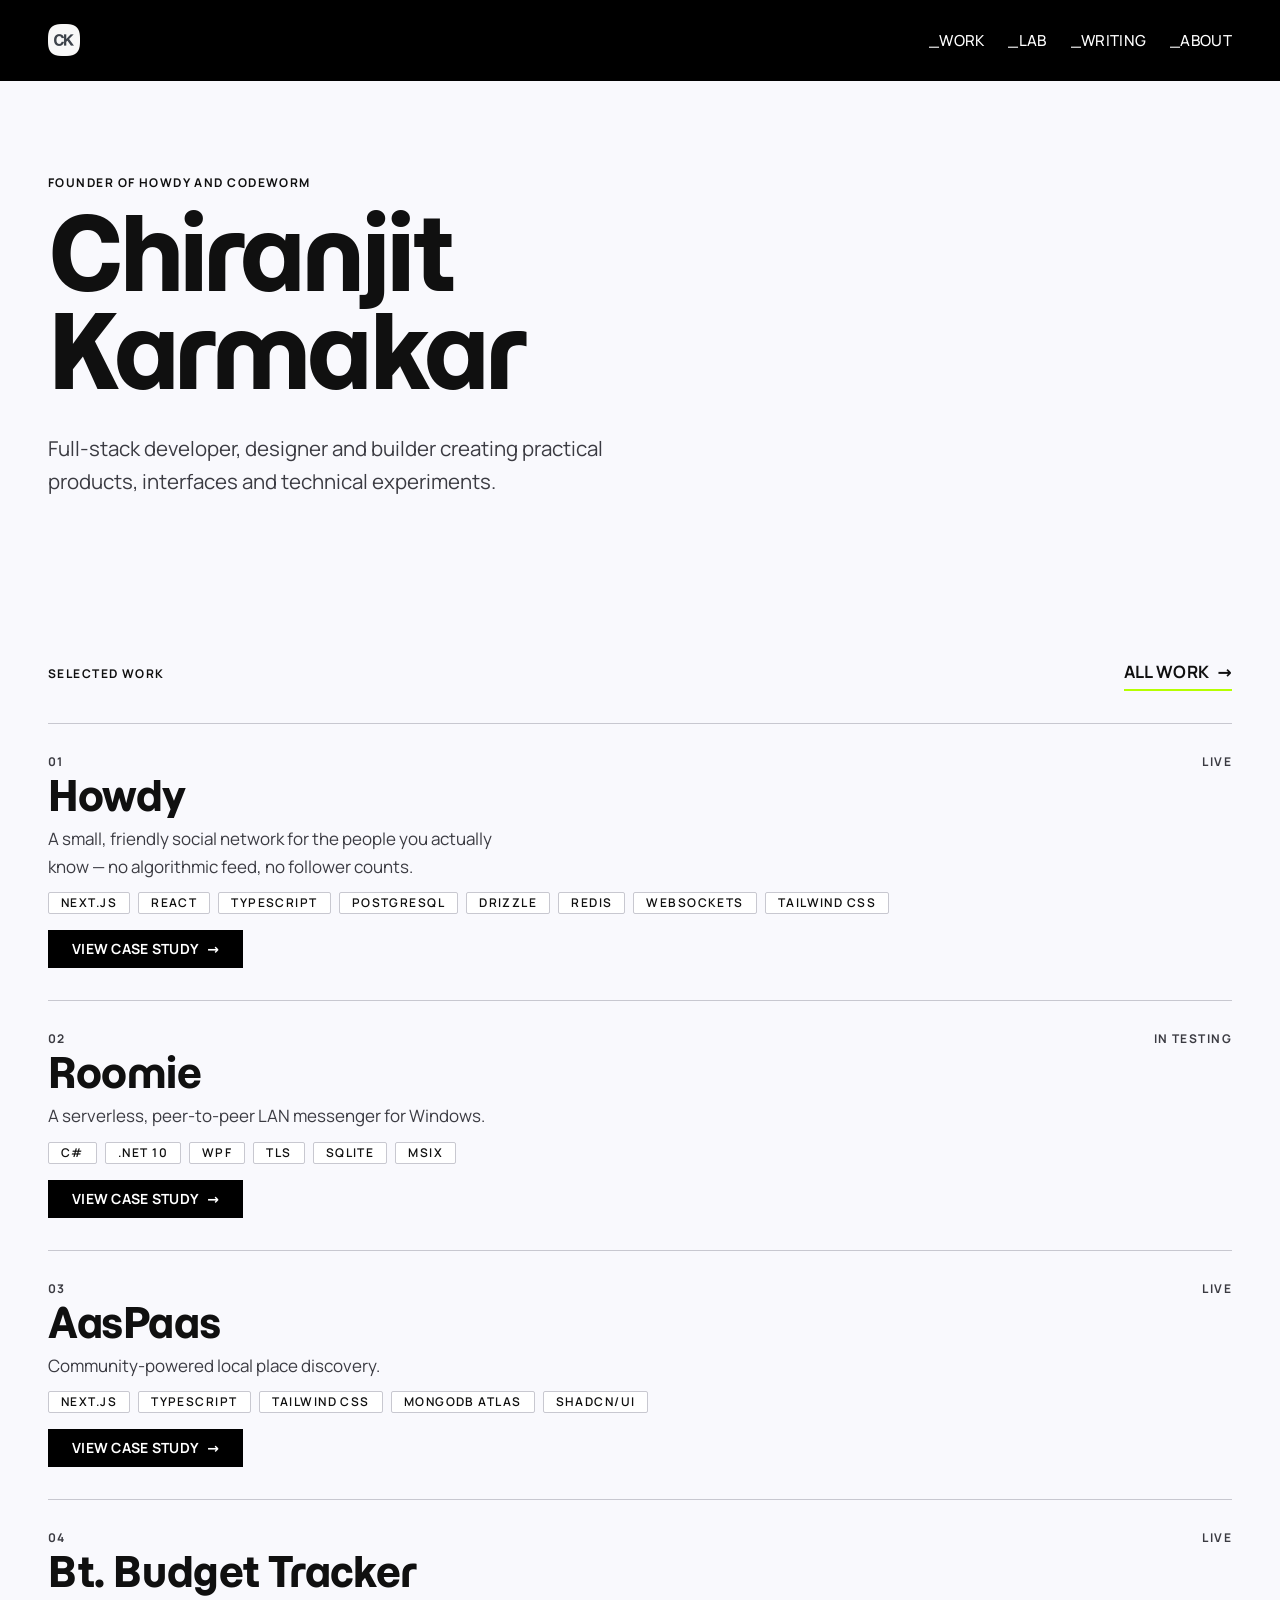
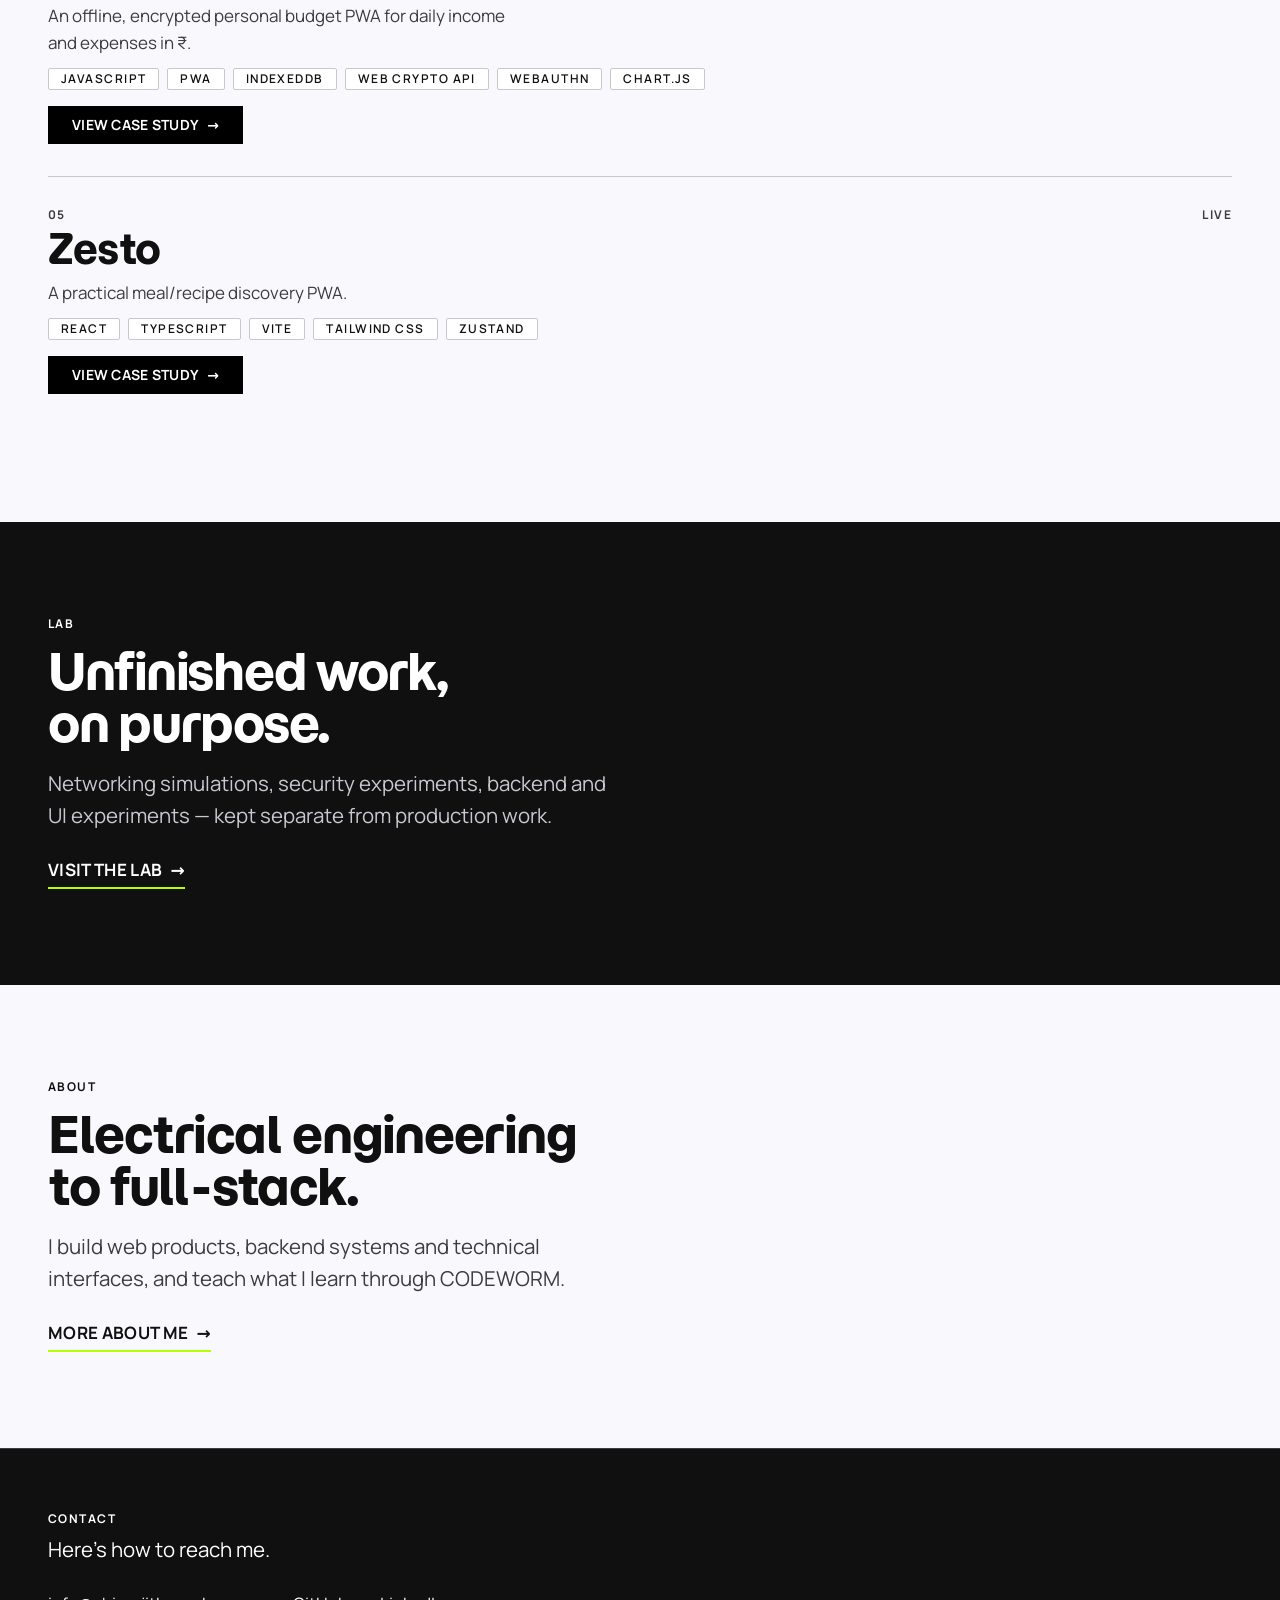
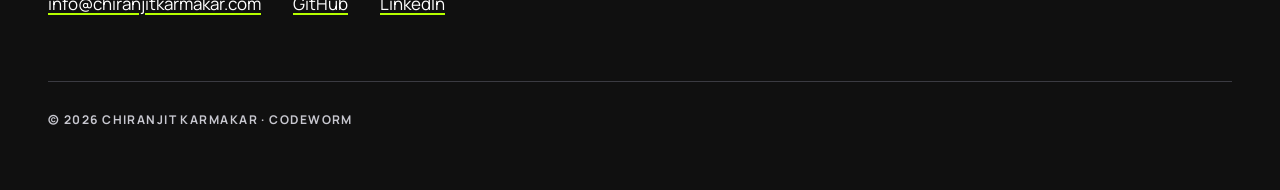
<file: index.html>
<!DOCTYPE html><html lang="en"><head><meta charset="utf-8"><meta name="viewport" content="width=device-width, initial-scale=1, viewport-fit=cover"><meta name="theme-color" content="#f9f9fd"><script>
      (function () {
        document.documentElement.classList.add('js');
      })();
    </script><link rel="icon" type="image/png" href="/logo-48.png"><link rel="apple-touch-icon" href="/logo-180.png"><meta name="generator" content="Astro v7.3.3"><title>Chiranjit Karmakar — CODEWORM</title><meta name="description" content="Full-stack developer, designer and builder. Practical products, interfaces and technical experiments."><link rel="canonical" href="https://www.chiranjitkarmakar.com/"><!-- Open Graph --><meta property="og:type" content="website"><meta property="og:title" content="Chiranjit Karmakar — CODEWORM"><meta property="og:description" content="Full-stack developer, designer and builder. Practical products, interfaces and technical experiments."><meta property="og:url" content="https://www.chiranjitkarmakar.com/"><meta property="og:image" content="https://www.chiranjitkarmakar.com/logo.png"><meta property="og:site_name" content="Chiranjit Karmakar — CODEWORM"><!-- Twitter --><meta name="twitter:card" content="summary"><meta name="twitter:title" content="Chiranjit Karmakar — CODEWORM"><meta name="twitter:description" content="Full-stack developer, designer and builder. Practical products, interfaces and technical experiments."><meta name="twitter:image" content="https://www.chiranjitkarmakar.com/logo.png"><meta name="astro-view-transitions-enabled" content="true"><meta name="astro-view-transitions-fallback" content="animate"><script type="module" src="/_astro/ClientRouter.astro_astro_type_script_index_0_lang.CYDbzu1r.js"></script><link rel="stylesheet" href="/_astro/BaseLayout.rJfuTeXN.css"><link rel="stylesheet" href="/_astro/LinkArrow.CSwGTnBb.css"><style>.hero[data-astro-cid-lcdefpme]{padding-block:var(--space-96) var(--space-64)}.hero__name[data-astro-cid-lcdefpme]{margin-top:var(--space-16)}.hero__logo[data-astro-cid-lcdefpme]{display:none}@media (width<=767px){.hero[data-astro-cid-lcdefpme]{padding-top:var(--space-48)}.hero__logo[data-astro-cid-lcdefpme]{margin-bottom:var(--space-16);border-radius:var(--radius-sm);display:block}}.hero__statement[data-astro-cid-lcdefpme]{margin-top:var(--space-32);max-width:560px;color:var(--muted)}.section-head[data-astro-cid-lcdefpme]{justify-content:space-between;align-items:baseline;gap:var(--space-24);flex-wrap:wrap;display:flex}.work-list[data-astro-cid-lcdefpme]{margin-top:var(--space-32);flex-direction:column;display:flex}.work-item[data-astro-cid-lcdefpme]{padding-block:var(--space-32);border-top:var(--border-width) solid var(--border);gap:var(--space-8);flex-direction:column;display:flex}.work-item__head[data-astro-cid-lcdefpme]{justify-content:space-between;display:flex}.work-item__title[data-astro-cid-lcdefpme]{font-size:clamp(1.75rem,1.4rem + 1.6vw,2.5rem);line-height:var(--lh-heading)}.work-item__description[data-astro-cid-lcdefpme]{max-width:480px;color:var(--muted)}.work-item__pending[data-astro-cid-lcdefpme]{margin-top:var(--space-8)}.work-item__tags[data-astro-cid-lcdefpme]{margin-top:var(--space-4)}.work-item[data-astro-cid-lcdefpme] .link-arrow{margin-top:var(--space-8);align-self:flex-start}.lab__heading[data-astro-cid-lcdefpme],.about__heading[data-astro-cid-lcdefpme]{margin-top:var(--space-16);max-width:560px}.lab__note[data-astro-cid-lcdefpme],.about__note[data-astro-cid-lcdefpme]{margin-top:var(--space-16);max-width:560px;color:var(--muted)}.lab__link,.about__link{margin-top:var(--space-24)}
</style><style>[data-astro-transition-scope="astro-typyj2n2-1"] { view-transition-name: site-header; }@layer astro { ::view-transition-old(site-header) { 
	animation-duration: 180ms;
	animation-timing-function: cubic-bezier(0.76, 0, 0.24, 1);
	animation-fill-mode: both;
	animation-name: astroFadeOut; }::view-transition-new(site-header) { 
	animation-duration: 180ms;
	animation-timing-function: cubic-bezier(0.76, 0, 0.24, 1);
	animation-fill-mode: both;
	animation-name: astroFadeIn; }[data-astro-transition=back]::view-transition-old(site-header) { 
	animation-duration: 180ms;
	animation-timing-function: cubic-bezier(0.76, 0, 0.24, 1);
	animation-fill-mode: both;
	animation-name: astroFadeOut; }[data-astro-transition=back]::view-transition-new(site-header) { 
	animation-duration: 180ms;
	animation-timing-function: cubic-bezier(0.76, 0, 0.24, 1);
	animation-fill-mode: both;
	animation-name: astroFadeIn; } }[data-astro-transition-fallback="old"] [data-astro-transition-scope="astro-typyj2n2-1"],
			[data-astro-transition-fallback="old"][data-astro-transition-scope="astro-typyj2n2-1"] { 
	animation-duration: 180ms;
	animation-timing-function: cubic-bezier(0.76, 0, 0.24, 1);
	animation-fill-mode: both;
	animation-name: astroFadeOut; }[data-astro-transition-fallback="new"] [data-astro-transition-scope="astro-typyj2n2-1"],
			[data-astro-transition-fallback="new"][data-astro-transition-scope="astro-typyj2n2-1"] { 
	animation-duration: 180ms;
	animation-timing-function: cubic-bezier(0.76, 0, 0.24, 1);
	animation-fill-mode: both;
	animation-name: astroFadeIn; }[data-astro-transition=back][data-astro-transition-fallback="old"] [data-astro-transition-scope="astro-typyj2n2-1"],
			[data-astro-transition=back][data-astro-transition-fallback="old"][data-astro-transition-scope="astro-typyj2n2-1"] { 
	animation-duration: 180ms;
	animation-timing-function: cubic-bezier(0.76, 0, 0.24, 1);
	animation-fill-mode: both;
	animation-name: astroFadeOut; }[data-astro-transition=back][data-astro-transition-fallback="new"] [data-astro-transition-scope="astro-typyj2n2-1"],
			[data-astro-transition=back][data-astro-transition-fallback="new"][data-astro-transition-scope="astro-typyj2n2-1"] { 
	animation-duration: 180ms;
	animation-timing-function: cubic-bezier(0.76, 0, 0.24, 1);
	animation-fill-mode: both;
	animation-name: astroFadeIn; }</style></head><body><a class="skip-link" href="#main">Skip to content</a><script type="application/ld+json">{"@context":"https://schema.org","@type":"Person","name":"Chiranjit Karmakar","url":"https://www.chiranjitkarmakar.com/","jobTitle":"Full-stack Developer","email":"info@chiranjitkarmakar.com","sameAs":["https://github.com/chiranjit2020","https://www.linkedin.com/in/chiranjit-karmakar-6b8639203"],"founder":{"@type":"Organization","name":"CODEWORM"}}</script><header data-astro-transition-persist="site-header" data-astro-transition-scope="astro-typyj2n2-1" class="site-header" data-astro-cid-fzpbxy5g><div class="container site-header__inner" data-astro-cid-fzpbxy5g><a class="site-header__brand" href="/" aria-label="Chiranjit Karmakar — home" data-astro-cid-fzpbxy5g><img class="site-header__logo" src="/logo-64.png" alt="" width="32" height="32" data-astro-cid-fzpbxy5g></a><nav aria-label="Primary" data-astro-cid-fzpbxy5g><ul class="site-header__nav" data-astro-cid-fzpbxy5g><li data-astro-cid-fzpbxy5g><a class="text-nav site-header__link" href="/work" data-astro-cid-fzpbxy5g>Work</a></li><li data-astro-cid-fzpbxy5g><a class="text-nav site-header__link" href="/lab" data-astro-cid-fzpbxy5g>Lab</a></li><li data-astro-cid-fzpbxy5g><a class="text-nav site-header__link" href="/writing" data-astro-cid-fzpbxy5g>Writing</a></li><li data-astro-cid-fzpbxy5g><a class="text-nav site-header__link" href="/about" data-astro-cid-fzpbxy5g>About</a></li></ul></nav></div></header><!-- Outside <header>: the header's view-transition name makes it its own
     stacking context, which would trap this fixed bar beneath page content. --><nav class="tabbar" aria-label="Primary (mobile)" data-astro-cid-fzpbxy5g><div class="tabbar__glass" aria-hidden="true" data-astro-cid-fzpbxy5g></div><div class="tabbar__edge" aria-hidden="true" data-astro-cid-fzpbxy5g><span class="tabbar__edge-side tabbar__edge-side--left" data-astro-cid-fzpbxy5g></span><svg class="tabbar__edge-notch" viewBox="0 0 120 68" data-astro-cid-fzpbxy5g><path class="tabbar__edge-line" d="M0 0.5H10C22 0.5 26 6 30 14A36 36 0 0 0 90 14C94 6 98 0.5 110 0.5H120" data-astro-cid-fzpbxy5g></path><path class="tabbar__edge-shine" d="M0 1.5H10C21.5 1.5 25.2 7 29.2 14.6A36 36 0 0 0 90.8 14.6C94.8 7 98.5 1.5 110 1.5H120" data-astro-cid-fzpbxy5g></path></svg><span class="tabbar__edge-side tabbar__edge-side--right" data-astro-cid-fzpbxy5g></span></div><ul class="tabbar__list" data-astro-cid-fzpbxy5g><li data-astro-cid-fzpbxy5g><a class="tabbar__link" href="/" aria-current="page" data-astro-cid-fzpbxy5g><svg class="tabbar__icon" viewBox="0 0 24 24" aria-hidden="true" data-astro-cid-fzpbxy5g><path d="M3 10.5 12 3l9 7.5"/><path d="M5 9v11a1 1 0 0 0 1 1h4v-6h4v6h4a1 1 0 0 0 1-1V9"/></svg><span data-astro-cid-fzpbxy5g>Home</span></a></li><li data-astro-cid-fzpbxy5g><a class="tabbar__link" href="/lab" data-astro-cid-fzpbxy5g><svg class="tabbar__icon" viewBox="0 0 24 24" aria-hidden="true" data-astro-cid-fzpbxy5g><path d="M9 3h6"/><path d="M10 3v6.5L4.6 18.2A1.8 1.8 0 0 0 6.1 21h11.8a1.8 1.8 0 0 0 1.5-2.8L14 9.5V3"/><path d="M7.2 15h9.6"/></svg><span data-astro-cid-fzpbxy5g>Lab</span></a></li><li class="tabbar__center" data-astro-cid-fzpbxy5g><a class="tabbar__link tabbar__primary" href="/work" data-astro-cid-fzpbxy5g><svg class="tabbar__icon" viewBox="0 0 24 24" aria-hidden="true" data-astro-cid-fzpbxy5g><rect x="3" y="7" width="18" height="13" rx="2"/><path d="M8 7V5a2 2 0 0 1 2-2h4a2 2 0 0 1 2 2v2"/><path d="M3 13h18"/></svg><span data-astro-cid-fzpbxy5g>Work</span></a></li><li data-astro-cid-fzpbxy5g><a class="tabbar__link" href="/writing" data-astro-cid-fzpbxy5g><svg class="tabbar__icon" viewBox="0 0 24 24" aria-hidden="true" data-astro-cid-fzpbxy5g><path d="M12 20h9"/><path d="M16.4 3.6a2.1 2.1 0 1 1 3 3L7 19l-4 1 1-4Z"/></svg><span data-astro-cid-fzpbxy5g>Writing</span></a></li><li data-astro-cid-fzpbxy5g><a class="tabbar__link" href="/about" data-astro-cid-fzpbxy5g><svg class="tabbar__icon" viewBox="0 0 24 24" aria-hidden="true" data-astro-cid-fzpbxy5g><circle cx="12" cy="8" r="4"/><path d="M4 21a8 8 0 0 1 16 0"/></svg><span data-astro-cid-fzpbxy5g>About</span></a></li></ul></nav><script type="module">function e(){let e=window.location.pathname;document.querySelectorAll(`.site-header__link, .tabbar__link`).forEach(t=>{let n=t.getAttribute(`href`);(n===`/`?e===`/`:n&&e.startsWith(n))?t.setAttribute(`aria-current`,`page`):t.removeAttribute(`aria-current`)})}e(),document.addEventListener(`astro:after-swap`,e);</script><main id="main" data-astro-cid-lcdefpme><!-- IDENTITY --><section class="container hero" data-astro-cid-lcdefpme><img class="hero__logo" src="/logo-64.png" alt="Chiranjit Karmakar" width="40" height="40" data-astro-cid-lcdefpme><p class="text-label" data-astro-cid-lcdefpme>Founder of HOWDY and CODEWORM</p><h1 class="text-display hero__name" data-astro-cid-lcdefpme>Chiranjit<br data-astro-cid-lcdefpme>Karmakar</h1><p class="text-body-lg hero__statement" data-astro-cid-lcdefpme>Full-stack developer, designer and builder creating practical products, interfaces and technical experiments.</p></section><!-- SELECTED WORK --><section class="container section" id="work" data-astro-cid-lcdefpme><div class="section-head" data-astro-cid-lcdefpme><p class="text-label" data-astro-cid-lcdefpme>Selected work</p><a class="link-arrow" href="/work"><span>All work</span><span class="link-arrow__arrow" aria-hidden="true">→</span></a></div><ol class="work-list" data-astro-cid-lcdefpme><li class="work-item" data-reveal data-astro-cid-lcdefpme><div class="work-item__head" data-astro-cid-lcdefpme><p class="text-meta" data-astro-cid-lcdefpme>01</p><p class="text-meta work-item__status" data-astro-cid-lcdefpme>Live</p></div><h2 class="text-h3 work-item__title" data-astro-cid-lcdefpme>Howdy</h2><p class="text-body work-item__description" data-astro-cid-lcdefpme>A small, friendly social network for the people you actually know — no algorithmic feed, no follower counts.</p><ul class="tag-list work-item__tags" data-astro-cid-lcdefpme><li class="tag" data-astro-cid-lcdefpme>Next.js</li><li class="tag" data-astro-cid-lcdefpme>React</li><li class="tag" data-astro-cid-lcdefpme>TypeScript</li><li class="tag" data-astro-cid-lcdefpme>PostgreSQL</li><li class="tag" data-astro-cid-lcdefpme>Drizzle</li><li class="tag" data-astro-cid-lcdefpme>Redis</li><li class="tag" data-astro-cid-lcdefpme>WebSockets</li><li class="tag" data-astro-cid-lcdefpme>Tailwind CSS</li></ul><a class="link-arrow link-arrow--button" href="/work/howdy"><span>View case study</span><span class="link-arrow__arrow" aria-hidden="true">→</span></a></li><li class="work-item" data-reveal data-astro-cid-lcdefpme><div class="work-item__head" data-astro-cid-lcdefpme><p class="text-meta" data-astro-cid-lcdefpme>02</p><p class="text-meta work-item__status" data-astro-cid-lcdefpme>In testing</p></div><h2 class="text-h3 work-item__title" data-astro-cid-lcdefpme>Roomie</h2><p class="text-body work-item__description" data-astro-cid-lcdefpme>A serverless, peer-to-peer LAN messenger for Windows.</p><ul class="tag-list work-item__tags" data-astro-cid-lcdefpme><li class="tag" data-astro-cid-lcdefpme>C#</li><li class="tag" data-astro-cid-lcdefpme>.NET 10</li><li class="tag" data-astro-cid-lcdefpme>WPF</li><li class="tag" data-astro-cid-lcdefpme>TLS</li><li class="tag" data-astro-cid-lcdefpme>SQLite</li><li class="tag" data-astro-cid-lcdefpme>MSIX</li></ul><a class="link-arrow link-arrow--button" href="/work/roomie"><span>View case study</span><span class="link-arrow__arrow" aria-hidden="true">→</span></a></li><li class="work-item" data-reveal data-astro-cid-lcdefpme><div class="work-item__head" data-astro-cid-lcdefpme><p class="text-meta" data-astro-cid-lcdefpme>03</p><p class="text-meta work-item__status" data-astro-cid-lcdefpme>Live</p></div><h2 class="text-h3 work-item__title" data-astro-cid-lcdefpme>AasPaas</h2><p class="text-body work-item__description" data-astro-cid-lcdefpme>Community-powered local place discovery.</p><ul class="tag-list work-item__tags" data-astro-cid-lcdefpme><li class="tag" data-astro-cid-lcdefpme>Next.js</li><li class="tag" data-astro-cid-lcdefpme>TypeScript</li><li class="tag" data-astro-cid-lcdefpme>Tailwind CSS</li><li class="tag" data-astro-cid-lcdefpme>MongoDB Atlas</li><li class="tag" data-astro-cid-lcdefpme>shadcn/ui</li></ul><a class="link-arrow link-arrow--button" href="/work/aaspaas"><span>View case study</span><span class="link-arrow__arrow" aria-hidden="true">→</span></a></li><li class="work-item" data-reveal data-astro-cid-lcdefpme><div class="work-item__head" data-astro-cid-lcdefpme><p class="text-meta" data-astro-cid-lcdefpme>04</p><p class="text-meta work-item__status" data-astro-cid-lcdefpme>Live</p></div><h2 class="text-h3 work-item__title" data-astro-cid-lcdefpme>Bt. Budget Tracker</h2><p class="text-body work-item__description" data-astro-cid-lcdefpme>An offline, encrypted personal budget PWA for daily income and expenses in ₹.</p><ul class="tag-list work-item__tags" data-astro-cid-lcdefpme><li class="tag" data-astro-cid-lcdefpme>JavaScript</li><li class="tag" data-astro-cid-lcdefpme>PWA</li><li class="tag" data-astro-cid-lcdefpme>IndexedDB</li><li class="tag" data-astro-cid-lcdefpme>Web Crypto API</li><li class="tag" data-astro-cid-lcdefpme>WebAuthn</li><li class="tag" data-astro-cid-lcdefpme>Chart.js</li></ul><a class="link-arrow link-arrow--button" href="/work/budget-tracker"><span>View case study</span><span class="link-arrow__arrow" aria-hidden="true">→</span></a></li><li class="work-item" data-reveal data-astro-cid-lcdefpme><div class="work-item__head" data-astro-cid-lcdefpme><p class="text-meta" data-astro-cid-lcdefpme>05</p><p class="text-meta work-item__status" data-astro-cid-lcdefpme>Live</p></div><h2 class="text-h3 work-item__title" data-astro-cid-lcdefpme>Zesto</h2><p class="text-body work-item__description" data-astro-cid-lcdefpme>A practical meal/recipe discovery PWA.</p><ul class="tag-list work-item__tags" data-astro-cid-lcdefpme><li class="tag" data-astro-cid-lcdefpme>React</li><li class="tag" data-astro-cid-lcdefpme>TypeScript</li><li class="tag" data-astro-cid-lcdefpme>Vite</li><li class="tag" data-astro-cid-lcdefpme>Tailwind CSS</li><li class="tag" data-astro-cid-lcdefpme>Zustand</li></ul><a class="link-arrow link-arrow--button" href="/work/zesto"><span>View case study</span><span class="link-arrow__arrow" aria-hidden="true">→</span></a></li></ol></section><!-- LAB --><section class="section-inverse section" id="lab" data-astro-cid-lcdefpme><div class="container" data-reveal data-astro-cid-lcdefpme><p class="text-label" data-astro-cid-lcdefpme>Lab</p><h2 class="text-h2 lab__heading" data-astro-cid-lcdefpme>Unfinished work, on purpose.</h2><p class="text-body-lg lab__note" data-astro-cid-lcdefpme>Networking simulations, security experiments, backend and UI experiments — kept separate from production work.</p><a class="link-arrow lab__link" href="/lab"><span>Visit the lab</span><span class="link-arrow__arrow" aria-hidden="true">→</span></a></div></section><!-- ABOUT --><section class="container section" id="about" data-reveal data-astro-cid-lcdefpme><p class="text-label" data-astro-cid-lcdefpme>About</p><h2 class="text-h2 about__heading" data-astro-cid-lcdefpme>Electrical engineering to full-stack.</h2><p class="text-body-lg about__note" data-astro-cid-lcdefpme>I build web products, backend systems and technical interfaces, and teach what I learn through CODEWORM.</p><a class="link-arrow about__link" href="/about"><span>More about me</span><span class="link-arrow__arrow" aria-hidden="true">→</span></a></section></main><footer class="site-footer section-inverse" data-astro-cid-nns7i3if><div class="container site-footer__inner" data-astro-cid-nns7i3if><div data-astro-cid-nns7i3if><p class="text-label" data-astro-cid-nns7i3if>Contact</p><p class="text-body-lg site-footer__lead" data-astro-cid-nns7i3if>Here's how to reach me.</p><ul class="site-footer__links" data-astro-cid-nns7i3if><li data-astro-cid-nns7i3if><a class="link-underline" href="mailto:info@chiranjitkarmakar.com" data-astro-cid-nns7i3if>info@chiranjitkarmakar.com</a></li><li data-astro-cid-nns7i3if><a class="link-underline" href="https://github.com/chiranjit2020" target="_blank" rel="noopener noreferrer" data-astro-cid-nns7i3if>GitHub</a></li><li data-astro-cid-nns7i3if><a class="link-underline" href="https://www.linkedin.com/in/chiranjit-karmakar-6b8639203" target="_blank" rel="noopener noreferrer" data-astro-cid-nns7i3if>LinkedIn</a></li></ul></div><div class="site-footer__bottom" data-astro-cid-nns7i3if><p class="text-meta site-footer__meta" data-astro-cid-nns7i3if>© 2026 Chiranjit Karmakar · CODEWORM</p></div></div></footer><script type="module">function e(){let e=document.querySelectorAll(`[data-reveal]:not(.is-visible)`);if(e.length===0)return;let t=()=>e.forEach(e=>e.classList.add(`is-visible`)),n=window.matchMedia(`(prefers-reduced-motion: reduce)`).matches;if(!(`IntersectionObserver`in window)||n){t();return}let r=new IntersectionObserver(e=>{for(let t of e)t.isIntersecting&&(t.target.classList.add(`is-visible`),r.unobserve(t.target))},{threshold:.15,rootMargin:`0px 0px -40px 0px`});e.forEach(e=>r.observe(e)),setTimeout(()=>{r.disconnect(),t()},1e3)}document.addEventListener(`astro:page-load`,e);</script></body></html>
</file>
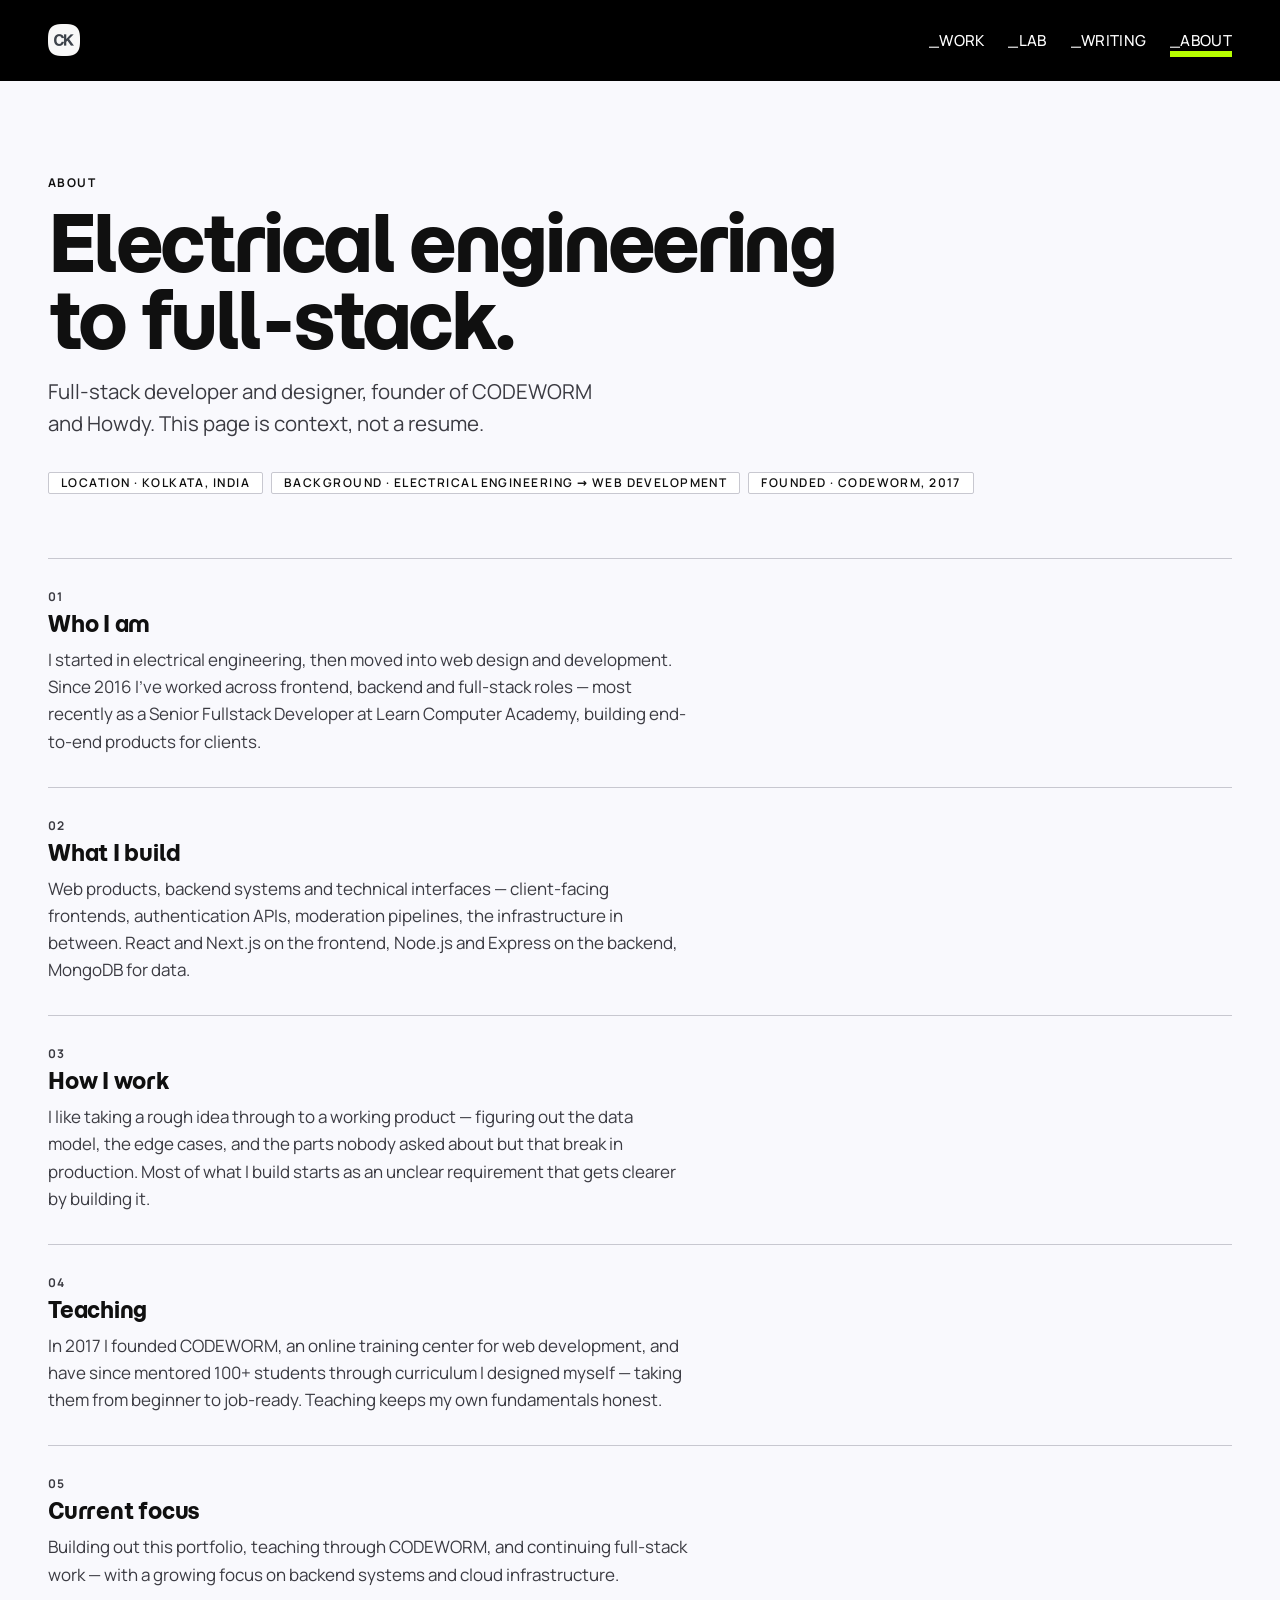
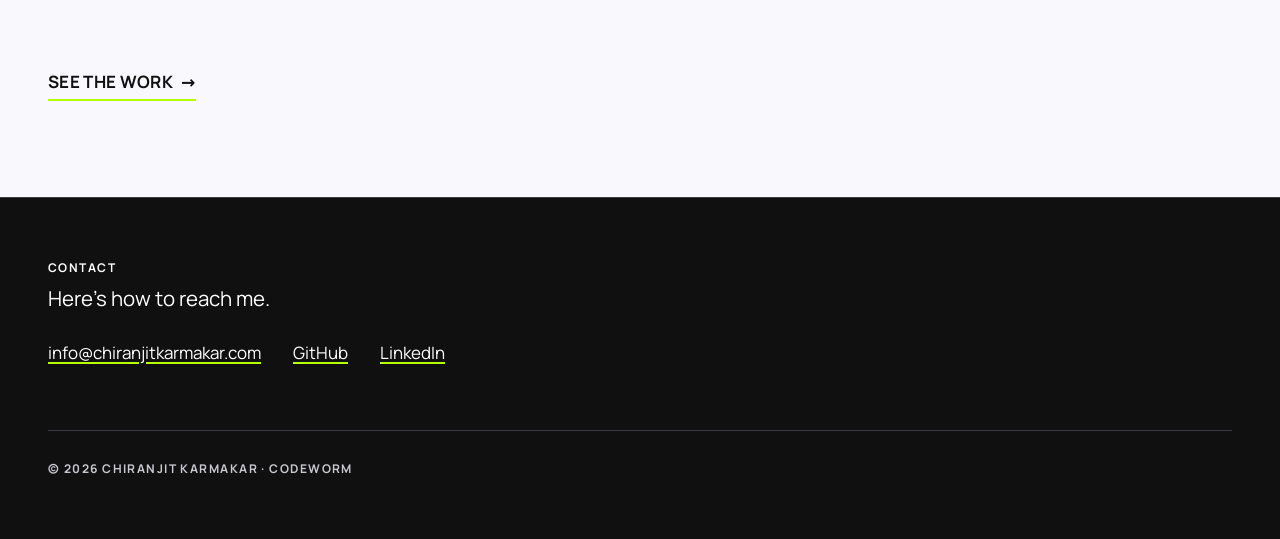
<file: about/index.html>
<!DOCTYPE html><html lang="en"><head><meta charset="utf-8"><meta name="viewport" content="width=device-width, initial-scale=1, viewport-fit=cover"><meta name="theme-color" content="#f9f9fd"><script>
      (function () {
        document.documentElement.classList.add('js');
      })();
    </script><link rel="icon" type="image/png" href="/logo-48.png"><link rel="apple-touch-icon" href="/logo-180.png"><meta name="generator" content="Astro v7.3.3"><title>About — Chiranjit Karmakar</title><meta name="description" content="Chiranjit Karmakar — electrical engineering background, full-stack developer and designer, founder of CODEWORM and Howdy."><link rel="canonical" href="https://www.chiranjitkarmakar.com/about/"><!-- Open Graph --><meta property="og:type" content="website"><meta property="og:title" content="About — Chiranjit Karmakar"><meta property="og:description" content="Chiranjit Karmakar — electrical engineering background, full-stack developer and designer, founder of CODEWORM and Howdy."><meta property="og:url" content="https://www.chiranjitkarmakar.com/about/"><meta property="og:image" content="https://www.chiranjitkarmakar.com/logo.png"><meta property="og:site_name" content="Chiranjit Karmakar — CODEWORM"><!-- Twitter --><meta name="twitter:card" content="summary"><meta name="twitter:title" content="About — Chiranjit Karmakar"><meta name="twitter:description" content="Chiranjit Karmakar — electrical engineering background, full-stack developer and designer, founder of CODEWORM and Howdy."><meta name="twitter:image" content="https://www.chiranjitkarmakar.com/logo.png"><meta name="astro-view-transitions-enabled" content="true"><meta name="astro-view-transitions-fallback" content="animate"><script type="module" src="/_astro/ClientRouter.astro_astro_type_script_index_0_lang.CYDbzu1r.js"></script><link rel="stylesheet" href="/_astro/BaseLayout.rJfuTeXN.css"><link rel="stylesheet" href="/_astro/LinkArrow.CSwGTnBb.css"><style>.page-heading[data-astro-cid-zpzoxhr3]{margin-top:var(--space-16)}.page-intro[data-astro-cid-zpzoxhr3]{margin-top:var(--space-16);max-width:560px;color:var(--muted)}.page-facts[data-astro-cid-zpzoxhr3]{margin-top:var(--space-32)}.about-sections[data-astro-cid-zpzoxhr3]{margin-top:var(--space-64);flex-direction:column;display:flex}.about-section[data-astro-cid-zpzoxhr3]{padding-block:var(--space-32);border-top:var(--border-width) solid var(--border);gap:var(--space-8);flex-direction:column;display:flex}.about-section__body[data-astro-cid-zpzoxhr3]{max-width:640px;color:var(--muted)}.page-cta{margin-top:var(--space-48)}
</style><style>[data-astro-transition-scope="astro-typyj2n2-1"] { view-transition-name: site-header; }@layer astro { ::view-transition-old(site-header) { 
	animation-duration: 180ms;
	animation-timing-function: cubic-bezier(0.76, 0, 0.24, 1);
	animation-fill-mode: both;
	animation-name: astroFadeOut; }::view-transition-new(site-header) { 
	animation-duration: 180ms;
	animation-timing-function: cubic-bezier(0.76, 0, 0.24, 1);
	animation-fill-mode: both;
	animation-name: astroFadeIn; }[data-astro-transition=back]::view-transition-old(site-header) { 
	animation-duration: 180ms;
	animation-timing-function: cubic-bezier(0.76, 0, 0.24, 1);
	animation-fill-mode: both;
	animation-name: astroFadeOut; }[data-astro-transition=back]::view-transition-new(site-header) { 
	animation-duration: 180ms;
	animation-timing-function: cubic-bezier(0.76, 0, 0.24, 1);
	animation-fill-mode: both;
	animation-name: astroFadeIn; } }[data-astro-transition-fallback="old"] [data-astro-transition-scope="astro-typyj2n2-1"],
			[data-astro-transition-fallback="old"][data-astro-transition-scope="astro-typyj2n2-1"] { 
	animation-duration: 180ms;
	animation-timing-function: cubic-bezier(0.76, 0, 0.24, 1);
	animation-fill-mode: both;
	animation-name: astroFadeOut; }[data-astro-transition-fallback="new"] [data-astro-transition-scope="astro-typyj2n2-1"],
			[data-astro-transition-fallback="new"][data-astro-transition-scope="astro-typyj2n2-1"] { 
	animation-duration: 180ms;
	animation-timing-function: cubic-bezier(0.76, 0, 0.24, 1);
	animation-fill-mode: both;
	animation-name: astroFadeIn; }[data-astro-transition=back][data-astro-transition-fallback="old"] [data-astro-transition-scope="astro-typyj2n2-1"],
			[data-astro-transition=back][data-astro-transition-fallback="old"][data-astro-transition-scope="astro-typyj2n2-1"] { 
	animation-duration: 180ms;
	animation-timing-function: cubic-bezier(0.76, 0, 0.24, 1);
	animation-fill-mode: both;
	animation-name: astroFadeOut; }[data-astro-transition=back][data-astro-transition-fallback="new"] [data-astro-transition-scope="astro-typyj2n2-1"],
			[data-astro-transition=back][data-astro-transition-fallback="new"][data-astro-transition-scope="astro-typyj2n2-1"] { 
	animation-duration: 180ms;
	animation-timing-function: cubic-bezier(0.76, 0, 0.24, 1);
	animation-fill-mode: both;
	animation-name: astroFadeIn; }</style></head><body><a class="skip-link" href="#main">Skip to content</a><header data-astro-transition-persist="site-header" data-astro-transition-scope="astro-typyj2n2-1" class="site-header" data-astro-cid-fzpbxy5g><div class="container site-header__inner" data-astro-cid-fzpbxy5g><a class="site-header__brand" href="/" aria-label="Chiranjit Karmakar — home" data-astro-cid-fzpbxy5g><img class="site-header__logo" src="/logo-64.png" alt="" width="32" height="32" data-astro-cid-fzpbxy5g></a><nav aria-label="Primary" data-astro-cid-fzpbxy5g><ul class="site-header__nav" data-astro-cid-fzpbxy5g><li data-astro-cid-fzpbxy5g><a class="text-nav site-header__link" href="/work" data-astro-cid-fzpbxy5g>Work</a></li><li data-astro-cid-fzpbxy5g><a class="text-nav site-header__link" href="/lab" data-astro-cid-fzpbxy5g>Lab</a></li><li data-astro-cid-fzpbxy5g><a class="text-nav site-header__link" href="/writing" data-astro-cid-fzpbxy5g>Writing</a></li><li data-astro-cid-fzpbxy5g><a class="text-nav site-header__link" href="/about" aria-current="page" data-astro-cid-fzpbxy5g>About</a></li></ul></nav></div></header><!-- Outside <header>: the header's view-transition name makes it its own
     stacking context, which would trap this fixed bar beneath page content. --><nav class="tabbar" aria-label="Primary (mobile)" data-astro-cid-fzpbxy5g><div class="tabbar__glass" aria-hidden="true" data-astro-cid-fzpbxy5g></div><div class="tabbar__edge" aria-hidden="true" data-astro-cid-fzpbxy5g><span class="tabbar__edge-side tabbar__edge-side--left" data-astro-cid-fzpbxy5g></span><svg class="tabbar__edge-notch" viewBox="0 0 120 68" data-astro-cid-fzpbxy5g><path class="tabbar__edge-line" d="M0 0.5H10C22 0.5 26 6 30 14A36 36 0 0 0 90 14C94 6 98 0.5 110 0.5H120" data-astro-cid-fzpbxy5g></path><path class="tabbar__edge-shine" d="M0 1.5H10C21.5 1.5 25.2 7 29.2 14.6A36 36 0 0 0 90.8 14.6C94.8 7 98.5 1.5 110 1.5H120" data-astro-cid-fzpbxy5g></path></svg><span class="tabbar__edge-side tabbar__edge-side--right" data-astro-cid-fzpbxy5g></span></div><ul class="tabbar__list" data-astro-cid-fzpbxy5g><li data-astro-cid-fzpbxy5g><a class="tabbar__link" href="/" data-astro-cid-fzpbxy5g><svg class="tabbar__icon" viewBox="0 0 24 24" aria-hidden="true" data-astro-cid-fzpbxy5g><path d="M3 10.5 12 3l9 7.5"/><path d="M5 9v11a1 1 0 0 0 1 1h4v-6h4v6h4a1 1 0 0 0 1-1V9"/></svg><span data-astro-cid-fzpbxy5g>Home</span></a></li><li data-astro-cid-fzpbxy5g><a class="tabbar__link" href="/lab" data-astro-cid-fzpbxy5g><svg class="tabbar__icon" viewBox="0 0 24 24" aria-hidden="true" data-astro-cid-fzpbxy5g><path d="M9 3h6"/><path d="M10 3v6.5L4.6 18.2A1.8 1.8 0 0 0 6.1 21h11.8a1.8 1.8 0 0 0 1.5-2.8L14 9.5V3"/><path d="M7.2 15h9.6"/></svg><span data-astro-cid-fzpbxy5g>Lab</span></a></li><li class="tabbar__center" data-astro-cid-fzpbxy5g><a class="tabbar__link tabbar__primary" href="/work" data-astro-cid-fzpbxy5g><svg class="tabbar__icon" viewBox="0 0 24 24" aria-hidden="true" data-astro-cid-fzpbxy5g><rect x="3" y="7" width="18" height="13" rx="2"/><path d="M8 7V5a2 2 0 0 1 2-2h4a2 2 0 0 1 2 2v2"/><path d="M3 13h18"/></svg><span data-astro-cid-fzpbxy5g>Work</span></a></li><li data-astro-cid-fzpbxy5g><a class="tabbar__link" href="/writing" data-astro-cid-fzpbxy5g><svg class="tabbar__icon" viewBox="0 0 24 24" aria-hidden="true" data-astro-cid-fzpbxy5g><path d="M12 20h9"/><path d="M16.4 3.6a2.1 2.1 0 1 1 3 3L7 19l-4 1 1-4Z"/></svg><span data-astro-cid-fzpbxy5g>Writing</span></a></li><li data-astro-cid-fzpbxy5g><a class="tabbar__link" href="/about" aria-current="page" data-astro-cid-fzpbxy5g><svg class="tabbar__icon" viewBox="0 0 24 24" aria-hidden="true" data-astro-cid-fzpbxy5g><circle cx="12" cy="8" r="4"/><path d="M4 21a8 8 0 0 1 16 0"/></svg><span data-astro-cid-fzpbxy5g>About</span></a></li></ul></nav><script type="module">function e(){let e=window.location.pathname;document.querySelectorAll(`.site-header__link, .tabbar__link`).forEach(t=>{let n=t.getAttribute(`href`);(n===`/`?e===`/`:n&&e.startsWith(n))?t.setAttribute(`aria-current`,`page`):t.removeAttribute(`aria-current`)})}e(),document.addEventListener(`astro:after-swap`,e);</script><main class="container section" id="main" data-astro-cid-zpzoxhr3><p class="text-label" data-astro-cid-zpzoxhr3>About</p><h1 class="text-h1 page-heading" data-astro-cid-zpzoxhr3>Electrical engineering to full-stack.</h1><p class="text-body-lg page-intro" data-astro-cid-zpzoxhr3>Full-stack developer and designer, founder of CODEWORM and Howdy. This page is context, not a resume.</p><ul class="tag-list page-facts" data-astro-cid-zpzoxhr3><li class="tag" data-astro-cid-zpzoxhr3>Location · Kolkata, India</li><li class="tag" data-astro-cid-zpzoxhr3>Background · Electrical engineering → web development</li><li class="tag" data-astro-cid-zpzoxhr3>Founded · CODEWORM, 2017</li></ul><ol class="about-sections" data-astro-cid-zpzoxhr3><li class="about-section" data-reveal data-astro-cid-zpzoxhr3><p class="text-meta" data-astro-cid-zpzoxhr3>01</p><h2 class="text-h3" data-astro-cid-zpzoxhr3>Who I am</h2><p class="text-body about-section__body" data-astro-cid-zpzoxhr3>I started in electrical engineering, then moved into web design and development. Since 2016 I&#39;ve worked across frontend, backend and full-stack roles — most recently as a Senior Fullstack Developer at Learn Computer Academy, building end-to-end products for clients.</p></li><li class="about-section" data-reveal data-astro-cid-zpzoxhr3><p class="text-meta" data-astro-cid-zpzoxhr3>02</p><h2 class="text-h3" data-astro-cid-zpzoxhr3>What I build</h2><p class="text-body about-section__body" data-astro-cid-zpzoxhr3>Web products, backend systems and technical interfaces — client-facing frontends, authentication APIs, moderation pipelines, the infrastructure in between. React and Next.js on the frontend, Node.js and Express on the backend, MongoDB for data.</p></li><li class="about-section" data-reveal data-astro-cid-zpzoxhr3><p class="text-meta" data-astro-cid-zpzoxhr3>03</p><h2 class="text-h3" data-astro-cid-zpzoxhr3>How I work</h2><p class="text-body about-section__body" data-astro-cid-zpzoxhr3>I like taking a rough idea through to a working product — figuring out the data model, the edge cases, and the parts nobody asked about but that break in production. Most of what I build starts as an unclear requirement that gets clearer by building it.</p></li><li class="about-section" data-reveal data-astro-cid-zpzoxhr3><p class="text-meta" data-astro-cid-zpzoxhr3>04</p><h2 class="text-h3" data-astro-cid-zpzoxhr3>Teaching</h2><p class="text-body about-section__body" data-astro-cid-zpzoxhr3>In 2017 I founded CODEWORM, an online training center for web development, and have since mentored 100+ students through curriculum I designed myself — taking them from beginner to job-ready. Teaching keeps my own fundamentals honest.</p></li><li class="about-section" data-reveal data-astro-cid-zpzoxhr3><p class="text-meta" data-astro-cid-zpzoxhr3>05</p><h2 class="text-h3" data-astro-cid-zpzoxhr3>Current focus</h2><p class="text-body about-section__body" data-astro-cid-zpzoxhr3>Building out this portfolio, teaching through CODEWORM, and continuing full-stack work — with a growing focus on backend systems and cloud infrastructure.</p></li></ol><a class="link-arrow page-cta" href="/work"><span>See the work</span><span class="link-arrow__arrow" aria-hidden="true">→</span></a></main><footer class="site-footer section-inverse" data-astro-cid-nns7i3if><div class="container site-footer__inner" data-astro-cid-nns7i3if><div data-astro-cid-nns7i3if><p class="text-label" data-astro-cid-nns7i3if>Contact</p><p class="text-body-lg site-footer__lead" data-astro-cid-nns7i3if>Here's how to reach me.</p><ul class="site-footer__links" data-astro-cid-nns7i3if><li data-astro-cid-nns7i3if><a class="link-underline" href="mailto:info@chiranjitkarmakar.com" data-astro-cid-nns7i3if>info@chiranjitkarmakar.com</a></li><li data-astro-cid-nns7i3if><a class="link-underline" href="https://github.com/chiranjit2020" target="_blank" rel="noopener noreferrer" data-astro-cid-nns7i3if>GitHub</a></li><li data-astro-cid-nns7i3if><a class="link-underline" href="https://www.linkedin.com/in/chiranjit-karmakar-6b8639203" target="_blank" rel="noopener noreferrer" data-astro-cid-nns7i3if>LinkedIn</a></li></ul></div><div class="site-footer__bottom" data-astro-cid-nns7i3if><p class="text-meta site-footer__meta" data-astro-cid-nns7i3if>© 2026 Chiranjit Karmakar · CODEWORM</p></div></div></footer><script type="module">function e(){let e=document.querySelectorAll(`[data-reveal]:not(.is-visible)`);if(e.length===0)return;let t=()=>e.forEach(e=>e.classList.add(`is-visible`)),n=window.matchMedia(`(prefers-reduced-motion: reduce)`).matches;if(!(`IntersectionObserver`in window)||n){t();return}let r=new IntersectionObserver(e=>{for(let t of e)t.isIntersecting&&(t.target.classList.add(`is-visible`),r.unobserve(t.target))},{threshold:.15,rootMargin:`0px 0px -40px 0px`});e.forEach(e=>r.observe(e)),setTimeout(()=>{r.disconnect(),t()},1e3)}document.addEventListener(`astro:page-load`,e);</script></body></html>
</file>
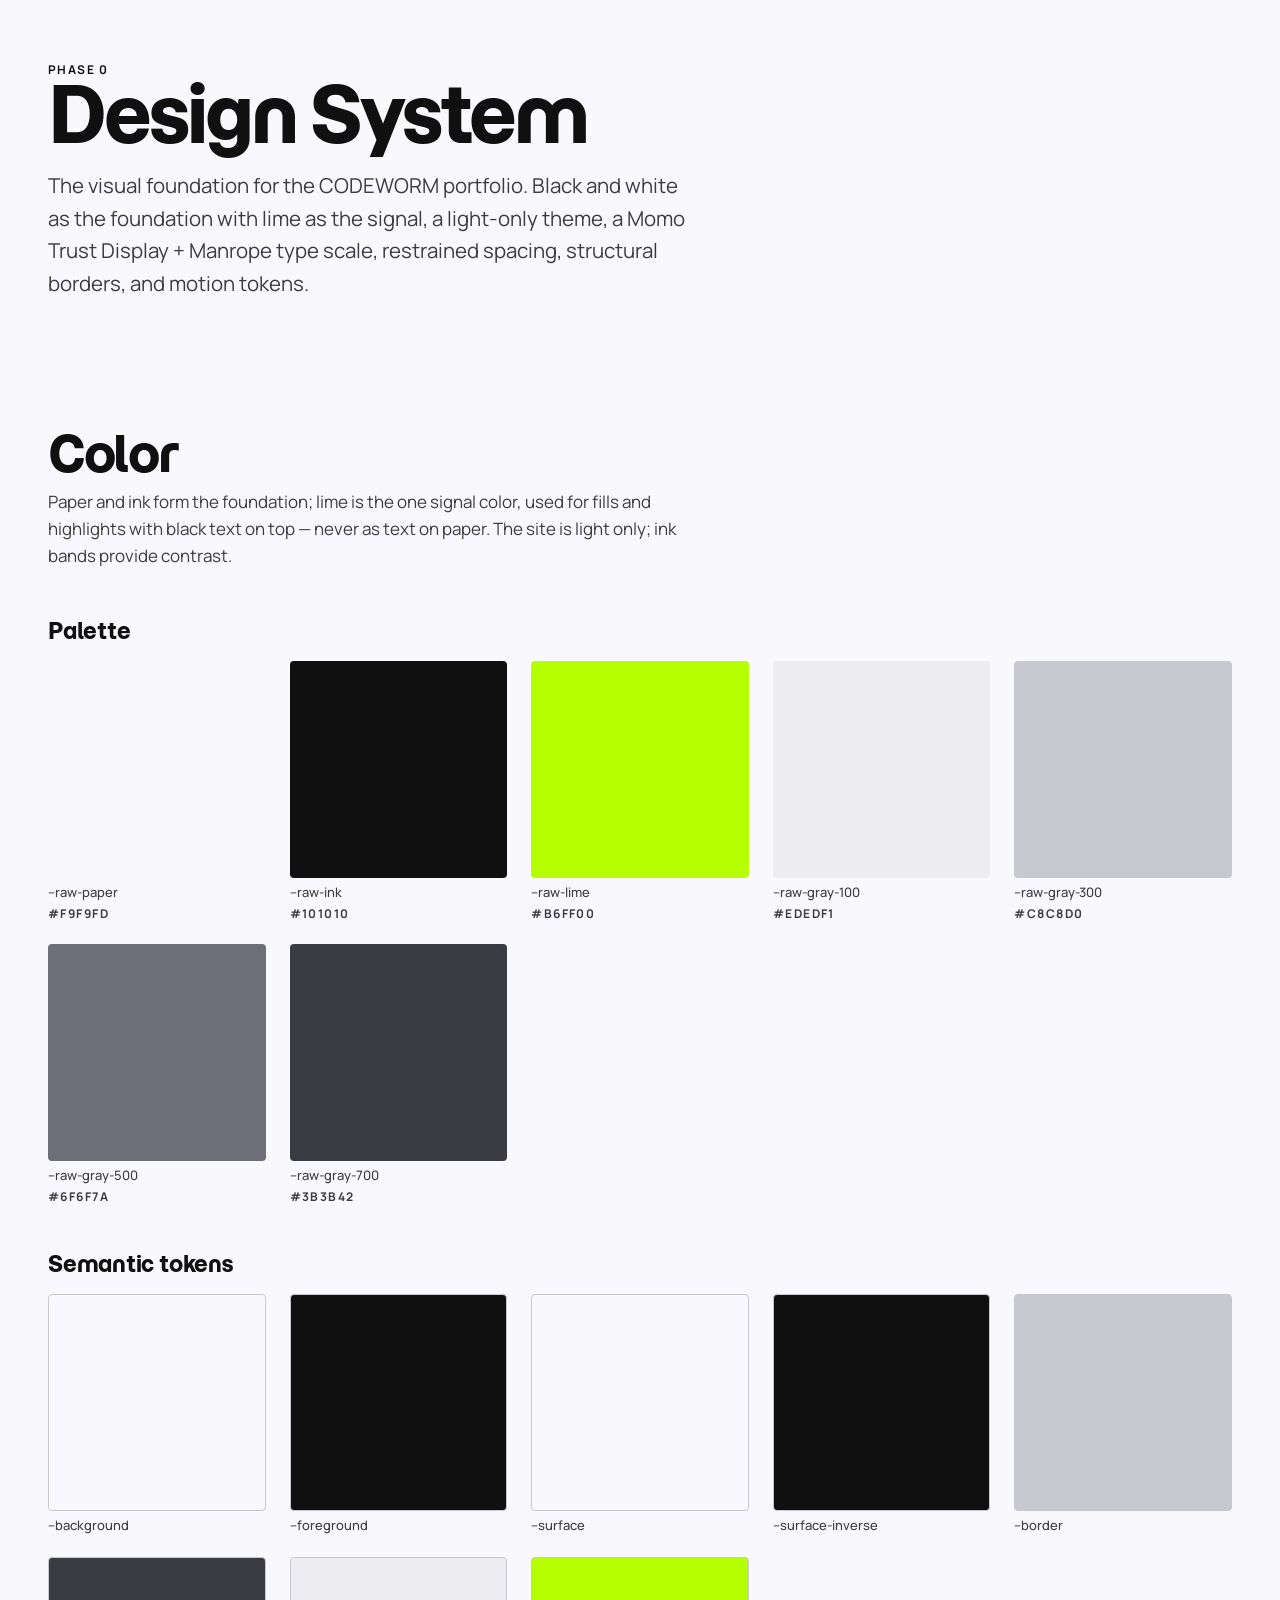
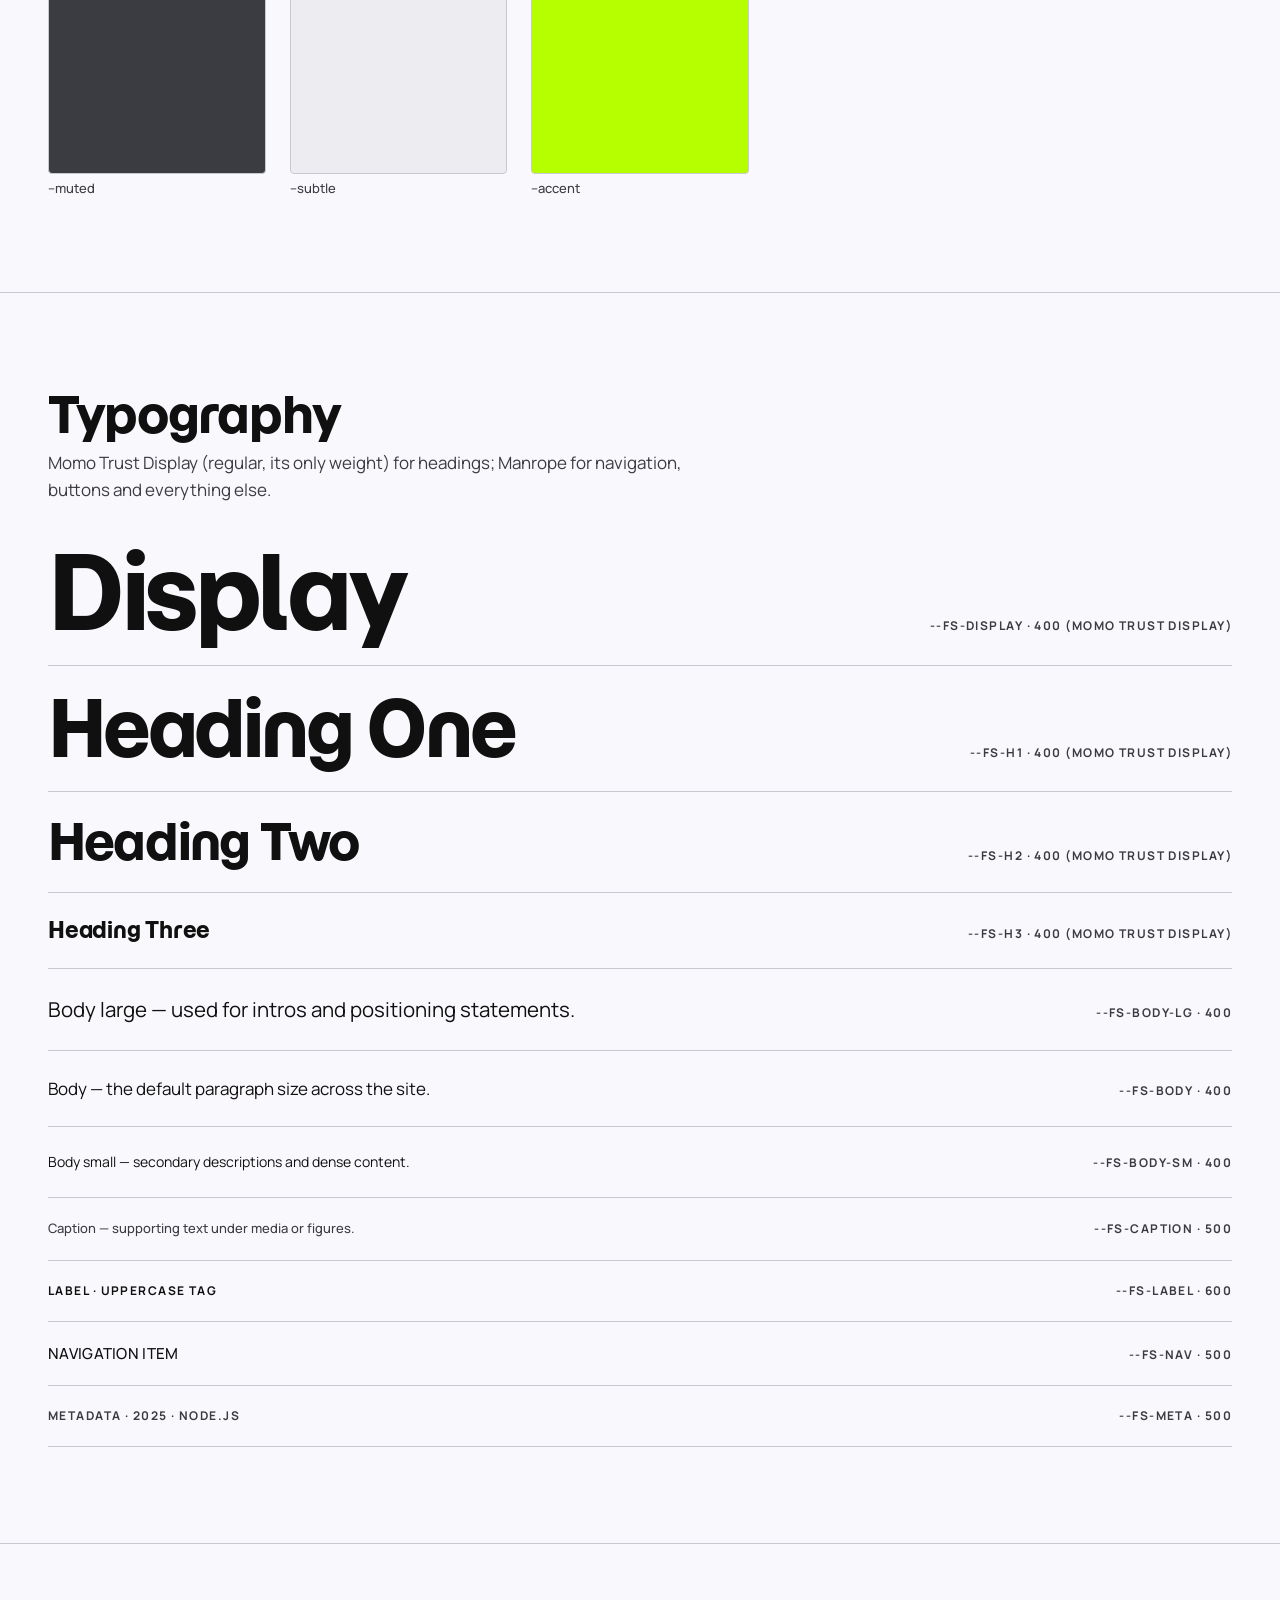
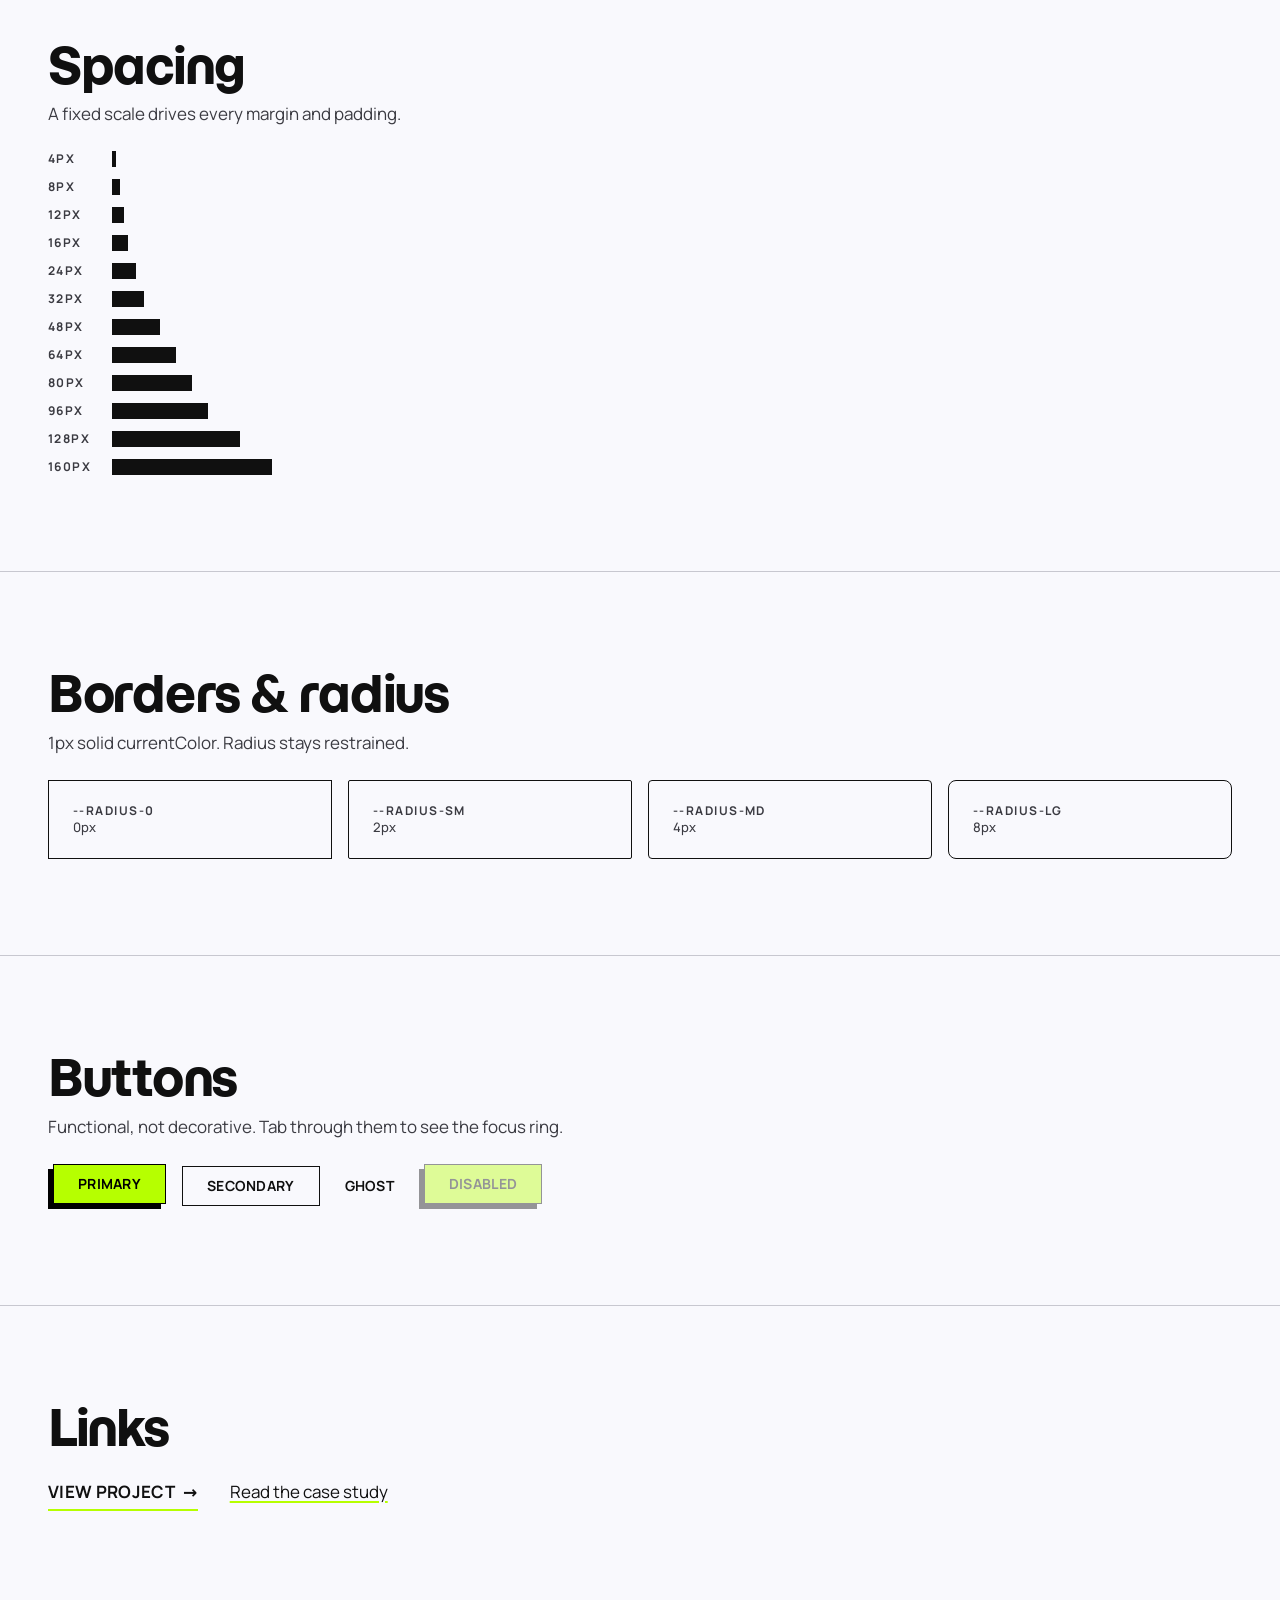
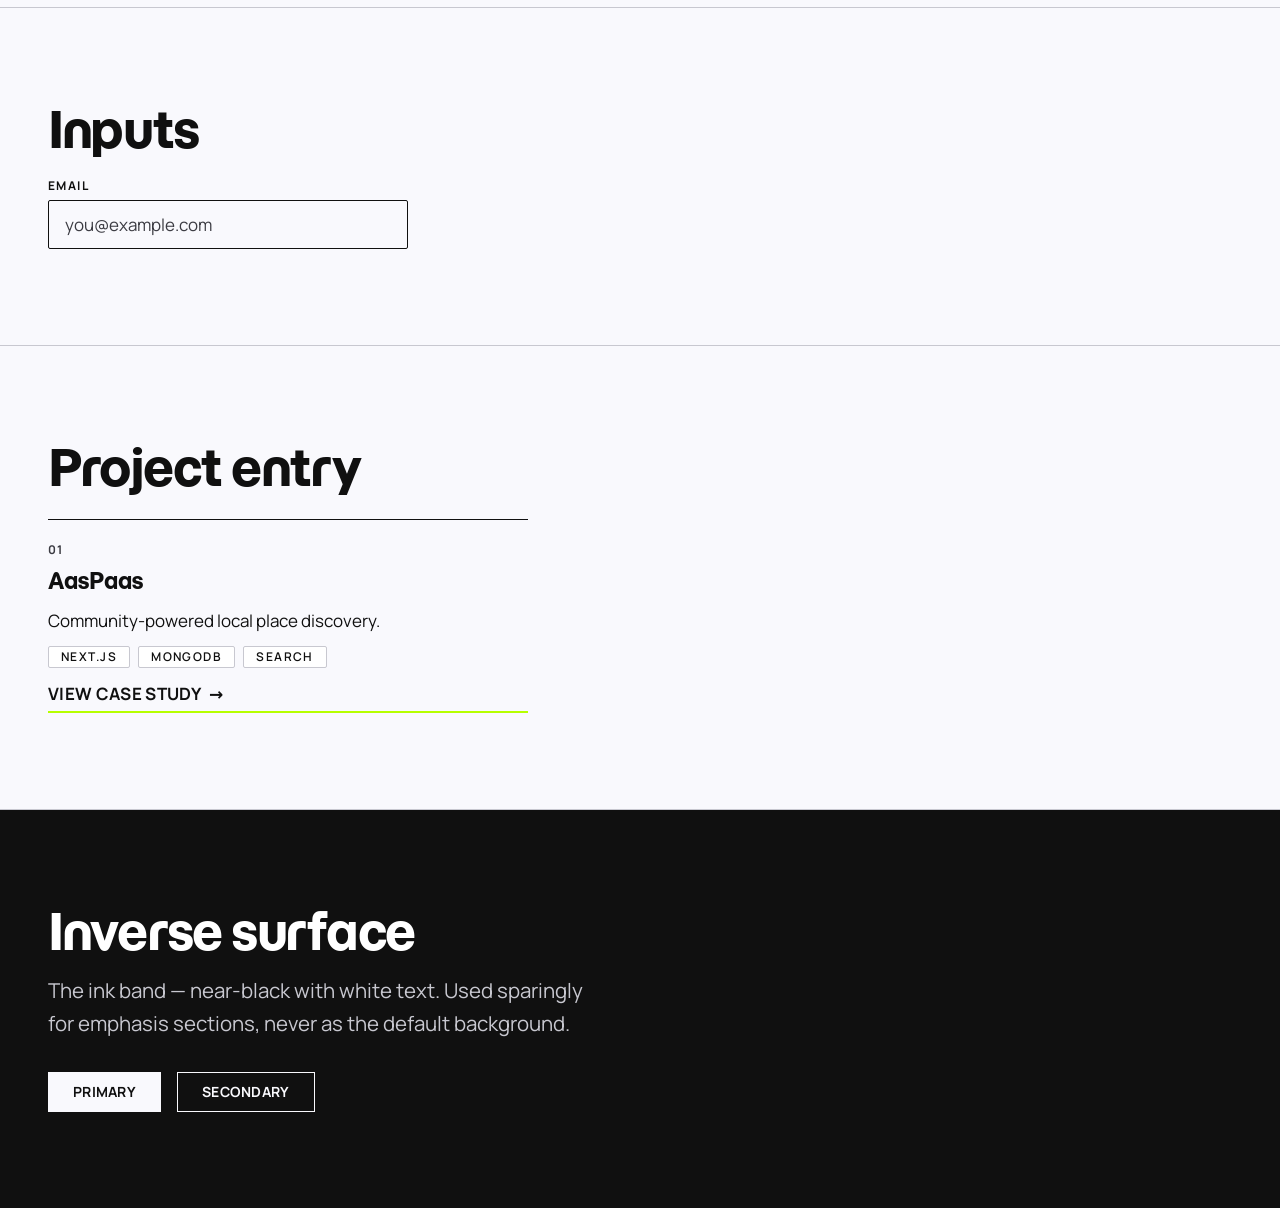
<file: design-system/index.html>
<!DOCTYPE html><html lang="en"><head><meta charset="utf-8"><meta name="viewport" content="width=device-width, initial-scale=1, viewport-fit=cover"><meta name="theme-color" content="#f9f9fd"><script>
      (function () {
        document.documentElement.classList.add('js');
      })();
    </script><link rel="icon" type="image/png" href="/logo-48.png"><link rel="apple-touch-icon" href="/logo-180.png"><meta name="generator" content="Astro v7.3.3"><title>Design System — CODEWORM</title><meta name="description" content="Chiranjit Karmakar — CODEWORM."><meta name="robots" content="noindex, nofollow"><link rel="canonical" href="https://www.chiranjitkarmakar.com/design-system/"><!-- Open Graph --><meta property="og:type" content="website"><meta property="og:title" content="Design System — CODEWORM"><meta property="og:description" content="Chiranjit Karmakar — CODEWORM."><meta property="og:url" content="https://www.chiranjitkarmakar.com/design-system/"><meta property="og:image" content="https://www.chiranjitkarmakar.com/logo.png"><meta property="og:site_name" content="Chiranjit Karmakar — CODEWORM"><!-- Twitter --><meta name="twitter:card" content="summary"><meta name="twitter:title" content="Design System — CODEWORM"><meta name="twitter:description" content="Chiranjit Karmakar — CODEWORM."><meta name="twitter:image" content="https://www.chiranjitkarmakar.com/logo.png"><meta name="astro-view-transitions-enabled" content="true"><meta name="astro-view-transitions-fallback" content="animate"><script type="module" src="/_astro/ClientRouter.astro_astro_type_script_index_0_lang.CYDbzu1r.js"></script><link rel="stylesheet" href="/_astro/BaseLayout.rJfuTeXN.css"><style>.ds-header[data-astro-cid-std4wme7]{padding-block:var(--space-64) var(--space-32)}.ds-header__intro[data-astro-cid-std4wme7]{margin-top:var(--space-16);max-width:640px;color:var(--muted)}.ds-section__note[data-astro-cid-std4wme7]{margin-top:var(--space-8);color:var(--muted);max-width:640px}.ds-subhead[data-astro-cid-std4wme7]{margin-top:var(--space-48);margin-bottom:var(--space-16)}.swatch-grid[data-astro-cid-std4wme7]{margin-top:var(--space-16);gap:var(--space-24);grid-template-columns:repeat(2,1fr);display:grid}@media (width>=768px){.swatch-grid[data-astro-cid-std4wme7]{grid-template-columns:repeat(5,1fr)}}.swatch__color[data-astro-cid-std4wme7]{aspect-ratio:1;border-radius:var(--radius-md);width:100%}.swatch__color--bordered[data-astro-cid-std4wme7]{border:var(--border-width) solid var(--border)}.swatch[data-astro-cid-std4wme7] p[data-astro-cid-std4wme7]{margin-top:var(--space-8)}.type-sample[data-astro-cid-std4wme7]{padding-block:var(--space-24);border-bottom:var(--border-width) solid var(--border);justify-content:space-between;align-items:baseline;gap:var(--space-24);flex-wrap:wrap;display:flex}.type-sample[data-astro-cid-std4wme7]:first-of-type{margin-top:var(--space-16)}.space-scale[data-astro-cid-std4wme7]{margin-top:var(--space-24);gap:var(--space-12);flex-direction:column;display:flex}.space-row[data-astro-cid-std4wme7]{align-items:center;gap:var(--space-16);display:flex}.space-row__label[data-astro-cid-std4wme7]{flex-shrink:0;width:48px}.space-row__bar[data-astro-cid-std4wme7]{height:var(--space-16);background:var(--foreground)}.radius-grid[data-astro-cid-std4wme7]{margin-top:var(--space-24);gap:var(--space-16);grid-template-columns:repeat(2,1fr);display:grid}@media (width>=768px){.radius-grid[data-astro-cid-std4wme7]{grid-template-columns:repeat(4,1fr)}}.radius-sample[data-astro-cid-std4wme7]{border:var(--border-width) solid var(--border-strong);padding:var(--space-24);gap:var(--space-4);flex-direction:column;display:flex}.btn-row[data-astro-cid-std4wme7]{margin-top:var(--space-24);gap:var(--space-16);flex-wrap:wrap;align-items:center;display:flex}.btn-inverse-primary[data-astro-cid-std4wme7]{background:var(--surface);color:var(--surface-inverse);border-color:var(--surface)}.btn-inverse-secondary[data-astro-cid-std4wme7]{color:var(--foreground-inverse);border-color:var(--foreground-inverse);background:0 0}.link-row[data-astro-cid-std4wme7]{margin-top:var(--space-24);gap:var(--space-32);flex-wrap:wrap;display:flex}.input-sample[data-astro-cid-std4wme7]{margin-top:var(--space-24);gap:var(--space-8);flex-direction:column;max-width:360px;display:flex}.input[data-astro-cid-std4wme7]{font-family:inherit;font-size:var(--fs-body);padding:var(--space-12) var(--space-16);border:var(--border-width) solid var(--border-strong);border-radius:var(--radius-sm);background:var(--surface);color:var(--foreground)}.input[data-astro-cid-std4wme7]::placeholder{color:var(--muted)}.project-entry[data-astro-cid-std4wme7]{margin-top:var(--space-24);border-top:var(--border-width) solid var(--border-strong);padding-top:var(--space-24);gap:var(--space-12);flex-direction:column;max-width:480px;display:flex}.section-inverse[data-astro-cid-std4wme7] .text-body-lg[data-astro-cid-std4wme7]{margin-top:var(--space-16);max-width:560px;color:var(--muted)}.section-inverse[data-astro-cid-std4wme7] .btn-row[data-astro-cid-std4wme7]{margin-top:var(--space-32)}
</style></head><body><a class="skip-link" href="#main">Skip to content</a><main id="main" data-astro-cid-std4wme7><header class="container ds-header" data-astro-cid-std4wme7><p class="text-label" data-astro-cid-std4wme7>Phase 0</p><h1 class="text-h1" data-astro-cid-std4wme7>Design System</h1><p class="text-body-lg ds-header__intro" data-astro-cid-std4wme7>The visual foundation for the CODEWORM portfolio. Black and white as the foundation with lime as the signal, a light-only theme, a Momo Trust Display + Manrope type scale, restrained spacing, structural borders, and motion tokens.</p></header><!-- COLOR --><section class="container section" id="color" data-astro-cid-std4wme7><h2 class="text-h2" data-astro-cid-std4wme7>Color</h2><p class="text-body ds-section__note" data-astro-cid-std4wme7>Paper and ink form the foundation; lime is the one signal color, used for fills and highlights with black text on top — never as text on paper. The site is light only; ink bands provide contrast.</p><h3 class="text-h3 ds-subhead" data-astro-cid-std4wme7>Palette</h3><div class="swatch-grid" data-astro-cid-std4wme7><div class="swatch" data-astro-cid-std4wme7><div class="swatch__color" style="background:#f9f9fd" data-astro-cid-std4wme7></div><p class="text-caption" data-astro-cid-std4wme7>--raw-paper</p><p class="text-meta" data-astro-cid-std4wme7>#f9f9fd</p></div><div class="swatch" data-astro-cid-std4wme7><div class="swatch__color" style="background:#101010" data-astro-cid-std4wme7></div><p class="text-caption" data-astro-cid-std4wme7>--raw-ink</p><p class="text-meta" data-astro-cid-std4wme7>#101010</p></div><div class="swatch" data-astro-cid-std4wme7><div class="swatch__color" style="background:#b6ff00" data-astro-cid-std4wme7></div><p class="text-caption" data-astro-cid-std4wme7>--raw-lime</p><p class="text-meta" data-astro-cid-std4wme7>#b6ff00</p></div><div class="swatch" data-astro-cid-std4wme7><div class="swatch__color" style="background:#ededf1" data-astro-cid-std4wme7></div><p class="text-caption" data-astro-cid-std4wme7>--raw-gray-100</p><p class="text-meta" data-astro-cid-std4wme7>#ededf1</p></div><div class="swatch" data-astro-cid-std4wme7><div class="swatch__color" style="background:#c8c8d0" data-astro-cid-std4wme7></div><p class="text-caption" data-astro-cid-std4wme7>--raw-gray-300</p><p class="text-meta" data-astro-cid-std4wme7>#c8c8d0</p></div><div class="swatch" data-astro-cid-std4wme7><div class="swatch__color" style="background:#6f6f7a" data-astro-cid-std4wme7></div><p class="text-caption" data-astro-cid-std4wme7>--raw-gray-500</p><p class="text-meta" data-astro-cid-std4wme7>#6f6f7a</p></div><div class="swatch" data-astro-cid-std4wme7><div class="swatch__color" style="background:#3b3b42" data-astro-cid-std4wme7></div><p class="text-caption" data-astro-cid-std4wme7>--raw-gray-700</p><p class="text-meta" data-astro-cid-std4wme7>#3b3b42</p></div></div><h3 class="text-h3 ds-subhead" data-astro-cid-std4wme7>Semantic tokens</h3><div class="swatch-grid" data-astro-cid-std4wme7><div class="swatch" data-astro-cid-std4wme7><div class="swatch__color swatch__color--bordered" style="background:var(--background)" data-astro-cid-std4wme7></div><p class="text-caption" data-astro-cid-std4wme7>--background</p></div><div class="swatch" data-astro-cid-std4wme7><div class="swatch__color swatch__color--bordered" style="background:var(--foreground)" data-astro-cid-std4wme7></div><p class="text-caption" data-astro-cid-std4wme7>--foreground</p></div><div class="swatch" data-astro-cid-std4wme7><div class="swatch__color swatch__color--bordered" style="background:var(--surface)" data-astro-cid-std4wme7></div><p class="text-caption" data-astro-cid-std4wme7>--surface</p></div><div class="swatch" data-astro-cid-std4wme7><div class="swatch__color swatch__color--bordered" style="background:var(--surface-inverse)" data-astro-cid-std4wme7></div><p class="text-caption" data-astro-cid-std4wme7>--surface-inverse</p></div><div class="swatch" data-astro-cid-std4wme7><div class="swatch__color swatch__color--bordered" style="background:var(--border)" data-astro-cid-std4wme7></div><p class="text-caption" data-astro-cid-std4wme7>--border</p></div><div class="swatch" data-astro-cid-std4wme7><div class="swatch__color swatch__color--bordered" style="background:var(--muted)" data-astro-cid-std4wme7></div><p class="text-caption" data-astro-cid-std4wme7>--muted</p></div><div class="swatch" data-astro-cid-std4wme7><div class="swatch__color swatch__color--bordered" style="background:var(--subtle)" data-astro-cid-std4wme7></div><p class="text-caption" data-astro-cid-std4wme7>--subtle</p></div><div class="swatch" data-astro-cid-std4wme7><div class="swatch__color swatch__color--bordered" style="background:var(--accent)" data-astro-cid-std4wme7></div><p class="text-caption" data-astro-cid-std4wme7>--accent</p></div></div></section><hr class="divider container" data-astro-cid-std4wme7><!-- TYPOGRAPHY --><section class="container section" id="typography" data-astro-cid-std4wme7><h2 class="text-h2" data-astro-cid-std4wme7>Typography</h2><p class="text-body ds-section__note" data-astro-cid-std4wme7>Momo Trust Display (regular, its only weight) for headings; Manrope for navigation, buttons and everything else.</p><div class="type-sample" data-astro-cid-std4wme7><p class="text-display" data-astro-cid-std4wme7>Display</p><p class="text-meta" data-astro-cid-std4wme7>--fs-display · 400 (Momo Trust Display)</p></div><div class="type-sample" data-astro-cid-std4wme7><h1 class="text-h1" data-astro-cid-std4wme7>Heading One</h1><p class="text-meta" data-astro-cid-std4wme7>--fs-h1 · 400 (Momo Trust Display)</p></div><div class="type-sample" data-astro-cid-std4wme7><h2 class="text-h2" data-astro-cid-std4wme7>Heading Two</h2><p class="text-meta" data-astro-cid-std4wme7>--fs-h2 · 400 (Momo Trust Display)</p></div><div class="type-sample" data-astro-cid-std4wme7><h3 class="text-h3" data-astro-cid-std4wme7>Heading Three</h3><p class="text-meta" data-astro-cid-std4wme7>--fs-h3 · 400 (Momo Trust Display)</p></div><div class="type-sample" data-astro-cid-std4wme7><p class="text-body-lg" data-astro-cid-std4wme7>Body large — used for intros and positioning statements.</p><p class="text-meta" data-astro-cid-std4wme7>--fs-body-lg · 400</p></div><div class="type-sample" data-astro-cid-std4wme7><p class="text-body" data-astro-cid-std4wme7>Body — the default paragraph size across the site.</p><p class="text-meta" data-astro-cid-std4wme7>--fs-body · 400</p></div><div class="type-sample" data-astro-cid-std4wme7><p class="text-body-sm" data-astro-cid-std4wme7>Body small — secondary descriptions and dense content.</p><p class="text-meta" data-astro-cid-std4wme7>--fs-body-sm · 400</p></div><div class="type-sample" data-astro-cid-std4wme7><p class="text-caption" data-astro-cid-std4wme7>Caption — supporting text under media or figures.</p><p class="text-meta" data-astro-cid-std4wme7>--fs-caption · 500</p></div><div class="type-sample" data-astro-cid-std4wme7><p class="text-label" data-astro-cid-std4wme7>Label · Uppercase Tag</p><p class="text-meta" data-astro-cid-std4wme7>--fs-label · 600</p></div><div class="type-sample" data-astro-cid-std4wme7><p class="text-nav" data-astro-cid-std4wme7>Navigation Item</p><p class="text-meta" data-astro-cid-std4wme7>--fs-nav · 500</p></div><div class="type-sample" data-astro-cid-std4wme7><p class="text-meta" data-astro-cid-std4wme7>Metadata · 2025 · Node.js</p><p class="text-meta" data-astro-cid-std4wme7>--fs-meta · 500</p></div></section><hr class="divider container" data-astro-cid-std4wme7><!-- SPACING --><section class="container section" id="spacing" data-astro-cid-std4wme7><h2 class="text-h2" data-astro-cid-std4wme7>Spacing</h2><p class="text-body ds-section__note" data-astro-cid-std4wme7>A fixed scale drives every margin and padding.</p><div class="space-scale" data-astro-cid-std4wme7><div class="space-row" data-astro-cid-std4wme7><span class="text-meta space-row__label" data-astro-cid-std4wme7>4px</span><span class="space-row__bar" style="width:4px" data-astro-cid-std4wme7></span></div><div class="space-row" data-astro-cid-std4wme7><span class="text-meta space-row__label" data-astro-cid-std4wme7>8px</span><span class="space-row__bar" style="width:8px" data-astro-cid-std4wme7></span></div><div class="space-row" data-astro-cid-std4wme7><span class="text-meta space-row__label" data-astro-cid-std4wme7>12px</span><span class="space-row__bar" style="width:12px" data-astro-cid-std4wme7></span></div><div class="space-row" data-astro-cid-std4wme7><span class="text-meta space-row__label" data-astro-cid-std4wme7>16px</span><span class="space-row__bar" style="width:16px" data-astro-cid-std4wme7></span></div><div class="space-row" data-astro-cid-std4wme7><span class="text-meta space-row__label" data-astro-cid-std4wme7>24px</span><span class="space-row__bar" style="width:24px" data-astro-cid-std4wme7></span></div><div class="space-row" data-astro-cid-std4wme7><span class="text-meta space-row__label" data-astro-cid-std4wme7>32px</span><span class="space-row__bar" style="width:32px" data-astro-cid-std4wme7></span></div><div class="space-row" data-astro-cid-std4wme7><span class="text-meta space-row__label" data-astro-cid-std4wme7>48px</span><span class="space-row__bar" style="width:48px" data-astro-cid-std4wme7></span></div><div class="space-row" data-astro-cid-std4wme7><span class="text-meta space-row__label" data-astro-cid-std4wme7>64px</span><span class="space-row__bar" style="width:64px" data-astro-cid-std4wme7></span></div><div class="space-row" data-astro-cid-std4wme7><span class="text-meta space-row__label" data-astro-cid-std4wme7>80px</span><span class="space-row__bar" style="width:80px" data-astro-cid-std4wme7></span></div><div class="space-row" data-astro-cid-std4wme7><span class="text-meta space-row__label" data-astro-cid-std4wme7>96px</span><span class="space-row__bar" style="width:96px" data-astro-cid-std4wme7></span></div><div class="space-row" data-astro-cid-std4wme7><span class="text-meta space-row__label" data-astro-cid-std4wme7>128px</span><span class="space-row__bar" style="width:128px" data-astro-cid-std4wme7></span></div><div class="space-row" data-astro-cid-std4wme7><span class="text-meta space-row__label" data-astro-cid-std4wme7>160px</span><span class="space-row__bar" style="width:160px" data-astro-cid-std4wme7></span></div></div></section><hr class="divider container" data-astro-cid-std4wme7><!-- BORDERS --><section class="container section" id="borders" data-astro-cid-std4wme7><h2 class="text-h2" data-astro-cid-std4wme7>Borders &amp; radius</h2><p class="text-body ds-section__note" data-astro-cid-std4wme7>1px solid currentColor. Radius stays restrained.</p><div class="radius-grid" data-astro-cid-std4wme7><div class="radius-sample" style="border-radius:0px" data-astro-cid-std4wme7><p class="text-meta" data-astro-cid-std4wme7>--radius-0</p><p class="text-caption" data-astro-cid-std4wme7>0px</p></div><div class="radius-sample" style="border-radius:2px" data-astro-cid-std4wme7><p class="text-meta" data-astro-cid-std4wme7>--radius-sm</p><p class="text-caption" data-astro-cid-std4wme7>2px</p></div><div class="radius-sample" style="border-radius:4px" data-astro-cid-std4wme7><p class="text-meta" data-astro-cid-std4wme7>--radius-md</p><p class="text-caption" data-astro-cid-std4wme7>4px</p></div><div class="radius-sample" style="border-radius:8px" data-astro-cid-std4wme7><p class="text-meta" data-astro-cid-std4wme7>--radius-lg</p><p class="text-caption" data-astro-cid-std4wme7>8px</p></div></div></section><hr class="divider container" data-astro-cid-std4wme7><!-- BUTTONS --><section class="container section" id="buttons" data-astro-cid-std4wme7><h2 class="text-h2" data-astro-cid-std4wme7>Buttons</h2><p class="text-body ds-section__note" data-astro-cid-std4wme7>Functional, not decorative. Tab through them to see the focus ring.</p><div class="btn-row" data-astro-cid-std4wme7><button class="btn btn-primary" data-astro-cid-std4wme7>Primary</button><button class="btn btn-secondary" data-astro-cid-std4wme7>Secondary</button><button class="btn btn-ghost" data-astro-cid-std4wme7>Ghost</button><button class="btn btn-primary" disabled data-astro-cid-std4wme7>Disabled</button></div></section><hr class="divider container" data-astro-cid-std4wme7><!-- LINKS --><section class="container section" id="links" data-astro-cid-std4wme7><h2 class="text-h2" data-astro-cid-std4wme7>Links</h2><div class="link-row" data-astro-cid-std4wme7><a class="link-arrow" href="#links" data-astro-cid-std4wme7><span data-astro-cid-std4wme7>View project</span><span class="link-arrow__arrow" aria-hidden="true" data-astro-cid-std4wme7>→</span></a><a class="link-underline" href="#links" data-astro-cid-std4wme7>Read the case study</a></div></section><hr class="divider container" data-astro-cid-std4wme7><!-- INPUTS --><section class="container section" id="inputs" data-astro-cid-std4wme7><h2 class="text-h2" data-astro-cid-std4wme7>Inputs</h2><div class="input-sample" data-astro-cid-std4wme7><label class="text-label" for="ds-email" data-astro-cid-std4wme7>Email</label><input class="input" type="email" id="ds-email" name="email" placeholder="you@example.com" data-astro-cid-std4wme7></div></section><hr class="divider container" data-astro-cid-std4wme7><!-- CARDS / PROJECT METADATA --><section class="container section" id="cards" data-astro-cid-std4wme7><h2 class="text-h2" data-astro-cid-std4wme7>Project entry</h2><article class="project-entry" data-astro-cid-std4wme7><p class="text-meta" data-astro-cid-std4wme7>01</p><h3 class="text-h3" data-astro-cid-std4wme7>AasPaas</h3><p class="text-body" data-astro-cid-std4wme7>Community-powered local place discovery.</p><ul class="tag-list project-entry__meta" data-astro-cid-std4wme7><li class="tag" data-astro-cid-std4wme7>Next.js</li><li class="tag" data-astro-cid-std4wme7>MongoDB</li><li class="tag" data-astro-cid-std4wme7>Search</li></ul><a class="link-arrow" href="#cards" data-astro-cid-std4wme7><span data-astro-cid-std4wme7>View case study</span><span class="link-arrow__arrow" aria-hidden="true" data-astro-cid-std4wme7>→</span></a></article></section><hr class="divider container" data-astro-cid-std4wme7><!-- INVERSE --><section class="section-inverse section" id="inverse" data-astro-cid-std4wme7><div class="container" data-astro-cid-std4wme7><h2 class="text-h2" data-astro-cid-std4wme7>Inverse surface</h2><p class="text-body-lg" data-astro-cid-std4wme7>The ink band — near-black with white text. Used sparingly for emphasis sections, never as the default background.</p><div class="btn-row" data-astro-cid-std4wme7><button class="btn btn-inverse-primary" data-astro-cid-std4wme7>Primary</button><button class="btn btn-inverse-secondary" data-astro-cid-std4wme7>Secondary</button></div></div></section></main><script type="module">function e(){let e=document.querySelectorAll(`[data-reveal]:not(.is-visible)`);if(e.length===0)return;let t=()=>e.forEach(e=>e.classList.add(`is-visible`)),n=window.matchMedia(`(prefers-reduced-motion: reduce)`).matches;if(!(`IntersectionObserver`in window)||n){t();return}let r=new IntersectionObserver(e=>{for(let t of e)t.isIntersecting&&(t.target.classList.add(`is-visible`),r.unobserve(t.target))},{threshold:.15,rootMargin:`0px 0px -40px 0px`});e.forEach(e=>r.observe(e)),setTimeout(()=>{r.disconnect(),t()},1e3)}document.addEventListener(`astro:page-load`,e);</script></body></html>
</file>
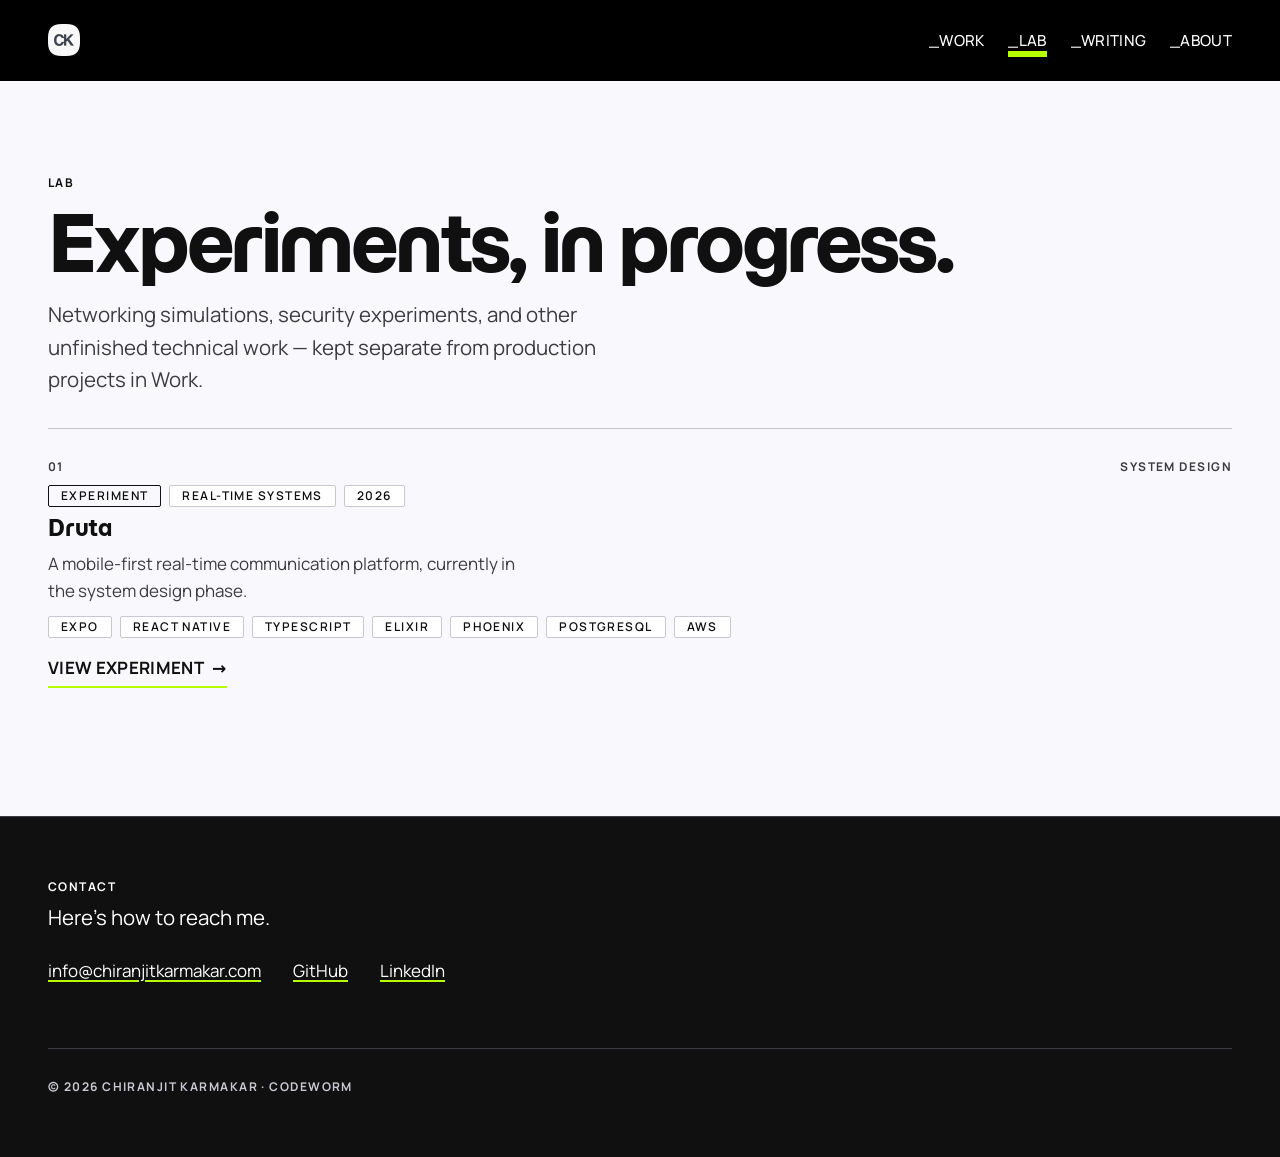
<file: lab/index.html>
<!DOCTYPE html><html lang="en"><head><meta charset="utf-8"><meta name="viewport" content="width=device-width, initial-scale=1, viewport-fit=cover"><meta name="theme-color" content="#f9f9fd"><script>
      (function () {
        document.documentElement.classList.add('js');
      })();
    </script><link rel="icon" type="image/png" href="/logo-48.png"><link rel="apple-touch-icon" href="/logo-180.png"><meta name="generator" content="Astro v7.3.3"><title>Lab — Chiranjit Karmakar</title><meta name="description" content="Experiments and unfinished technical work by Chiranjit Karmakar — networking, security and backend experiments, kept separate from production work."><link rel="canonical" href="https://www.chiranjitkarmakar.com/lab/"><!-- Open Graph --><meta property="og:type" content="website"><meta property="og:title" content="Lab — Chiranjit Karmakar"><meta property="og:description" content="Experiments and unfinished technical work by Chiranjit Karmakar — networking, security and backend experiments, kept separate from production work."><meta property="og:url" content="https://www.chiranjitkarmakar.com/lab/"><meta property="og:image" content="https://www.chiranjitkarmakar.com/logo.png"><meta property="og:site_name" content="Chiranjit Karmakar — CODEWORM"><!-- Twitter --><meta name="twitter:card" content="summary"><meta name="twitter:title" content="Lab — Chiranjit Karmakar"><meta name="twitter:description" content="Experiments and unfinished technical work by Chiranjit Karmakar — networking, security and backend experiments, kept separate from production work."><meta name="twitter:image" content="https://www.chiranjitkarmakar.com/logo.png"><meta name="astro-view-transitions-enabled" content="true"><meta name="astro-view-transitions-fallback" content="animate"><script type="module" src="/_astro/ClientRouter.astro_astro_type_script_index_0_lang.CYDbzu1r.js"></script><link rel="stylesheet" href="/_astro/BaseLayout.rJfuTeXN.css"><link rel="stylesheet" href="/_astro/LinkArrow.CSwGTnBb.css"><style>.page-heading[data-astro-cid-6hfgsin2]{margin-top:var(--space-16)}.page-note[data-astro-cid-6hfgsin2]{margin-top:var(--space-16);color:var(--muted);max-width:560px}.page-empty[data-astro-cid-6hfgsin2]{margin-top:var(--space-48);color:var(--muted);max-width:480px}.lab-list[data-astro-cid-6hfgsin2]{margin-top:var(--space-32);flex-direction:column;display:flex}.lab-item[data-astro-cid-6hfgsin2]{padding-block:var(--space-32);border-top:var(--border-width) solid var(--border);gap:var(--space-8);flex-direction:column;display:flex}.lab-item__head[data-astro-cid-6hfgsin2]{justify-content:space-between;display:flex}.lab-item__badges[data-astro-cid-6hfgsin2]{margin-top:var(--space-4)}.tag--experiment[data-astro-cid-6hfgsin2]{border:var(--border-width) solid var(--border-strong);color:var(--foreground);background:0 0}.lab-item__description[data-astro-cid-6hfgsin2]{max-width:480px;color:var(--muted)}.lab-item__tags[data-astro-cid-6hfgsin2]{margin-top:var(--space-4)}.lab-item[data-astro-cid-6hfgsin2] .link-arrow{margin-top:var(--space-8);align-self:flex-start}
</style><style>[data-astro-transition-scope="astro-typyj2n2-1"] { view-transition-name: site-header; }@layer astro { ::view-transition-old(site-header) { 
	animation-duration: 180ms;
	animation-timing-function: cubic-bezier(0.76, 0, 0.24, 1);
	animation-fill-mode: both;
	animation-name: astroFadeOut; }::view-transition-new(site-header) { 
	animation-duration: 180ms;
	animation-timing-function: cubic-bezier(0.76, 0, 0.24, 1);
	animation-fill-mode: both;
	animation-name: astroFadeIn; }[data-astro-transition=back]::view-transition-old(site-header) { 
	animation-duration: 180ms;
	animation-timing-function: cubic-bezier(0.76, 0, 0.24, 1);
	animation-fill-mode: both;
	animation-name: astroFadeOut; }[data-astro-transition=back]::view-transition-new(site-header) { 
	animation-duration: 180ms;
	animation-timing-function: cubic-bezier(0.76, 0, 0.24, 1);
	animation-fill-mode: both;
	animation-name: astroFadeIn; } }[data-astro-transition-fallback="old"] [data-astro-transition-scope="astro-typyj2n2-1"],
			[data-astro-transition-fallback="old"][data-astro-transition-scope="astro-typyj2n2-1"] { 
	animation-duration: 180ms;
	animation-timing-function: cubic-bezier(0.76, 0, 0.24, 1);
	animation-fill-mode: both;
	animation-name: astroFadeOut; }[data-astro-transition-fallback="new"] [data-astro-transition-scope="astro-typyj2n2-1"],
			[data-astro-transition-fallback="new"][data-astro-transition-scope="astro-typyj2n2-1"] { 
	animation-duration: 180ms;
	animation-timing-function: cubic-bezier(0.76, 0, 0.24, 1);
	animation-fill-mode: both;
	animation-name: astroFadeIn; }[data-astro-transition=back][data-astro-transition-fallback="old"] [data-astro-transition-scope="astro-typyj2n2-1"],
			[data-astro-transition=back][data-astro-transition-fallback="old"][data-astro-transition-scope="astro-typyj2n2-1"] { 
	animation-duration: 180ms;
	animation-timing-function: cubic-bezier(0.76, 0, 0.24, 1);
	animation-fill-mode: both;
	animation-name: astroFadeOut; }[data-astro-transition=back][data-astro-transition-fallback="new"] [data-astro-transition-scope="astro-typyj2n2-1"],
			[data-astro-transition=back][data-astro-transition-fallback="new"][data-astro-transition-scope="astro-typyj2n2-1"] { 
	animation-duration: 180ms;
	animation-timing-function: cubic-bezier(0.76, 0, 0.24, 1);
	animation-fill-mode: both;
	animation-name: astroFadeIn; }</style></head><body><a class="skip-link" href="#main">Skip to content</a><header data-astro-transition-persist="site-header" data-astro-transition-scope="astro-typyj2n2-1" class="site-header" data-astro-cid-fzpbxy5g><div class="container site-header__inner" data-astro-cid-fzpbxy5g><a class="site-header__brand" href="/" aria-label="Chiranjit Karmakar — home" data-astro-cid-fzpbxy5g><img class="site-header__logo" src="/logo-64.png" alt="" width="32" height="32" data-astro-cid-fzpbxy5g></a><nav aria-label="Primary" data-astro-cid-fzpbxy5g><ul class="site-header__nav" data-astro-cid-fzpbxy5g><li data-astro-cid-fzpbxy5g><a class="text-nav site-header__link" href="/work" data-astro-cid-fzpbxy5g>Work</a></li><li data-astro-cid-fzpbxy5g><a class="text-nav site-header__link" href="/lab" aria-current="page" data-astro-cid-fzpbxy5g>Lab</a></li><li data-astro-cid-fzpbxy5g><a class="text-nav site-header__link" href="/writing" data-astro-cid-fzpbxy5g>Writing</a></li><li data-astro-cid-fzpbxy5g><a class="text-nav site-header__link" href="/about" data-astro-cid-fzpbxy5g>About</a></li></ul></nav></div></header><!-- Outside <header>: the header's view-transition name makes it its own
     stacking context, which would trap this fixed bar beneath page content. --><nav class="tabbar" aria-label="Primary (mobile)" data-astro-cid-fzpbxy5g><div class="tabbar__glass" aria-hidden="true" data-astro-cid-fzpbxy5g></div><div class="tabbar__edge" aria-hidden="true" data-astro-cid-fzpbxy5g><span class="tabbar__edge-side tabbar__edge-side--left" data-astro-cid-fzpbxy5g></span><svg class="tabbar__edge-notch" viewBox="0 0 120 68" data-astro-cid-fzpbxy5g><path class="tabbar__edge-line" d="M0 0.5H10C22 0.5 26 6 30 14A36 36 0 0 0 90 14C94 6 98 0.5 110 0.5H120" data-astro-cid-fzpbxy5g></path><path class="tabbar__edge-shine" d="M0 1.5H10C21.5 1.5 25.2 7 29.2 14.6A36 36 0 0 0 90.8 14.6C94.8 7 98.5 1.5 110 1.5H120" data-astro-cid-fzpbxy5g></path></svg><span class="tabbar__edge-side tabbar__edge-side--right" data-astro-cid-fzpbxy5g></span></div><ul class="tabbar__list" data-astro-cid-fzpbxy5g><li data-astro-cid-fzpbxy5g><a class="tabbar__link" href="/" data-astro-cid-fzpbxy5g><svg class="tabbar__icon" viewBox="0 0 24 24" aria-hidden="true" data-astro-cid-fzpbxy5g><path d="M3 10.5 12 3l9 7.5"/><path d="M5 9v11a1 1 0 0 0 1 1h4v-6h4v6h4a1 1 0 0 0 1-1V9"/></svg><span data-astro-cid-fzpbxy5g>Home</span></a></li><li data-astro-cid-fzpbxy5g><a class="tabbar__link" href="/lab" aria-current="page" data-astro-cid-fzpbxy5g><svg class="tabbar__icon" viewBox="0 0 24 24" aria-hidden="true" data-astro-cid-fzpbxy5g><path d="M9 3h6"/><path d="M10 3v6.5L4.6 18.2A1.8 1.8 0 0 0 6.1 21h11.8a1.8 1.8 0 0 0 1.5-2.8L14 9.5V3"/><path d="M7.2 15h9.6"/></svg><span data-astro-cid-fzpbxy5g>Lab</span></a></li><li class="tabbar__center" data-astro-cid-fzpbxy5g><a class="tabbar__link tabbar__primary" href="/work" data-astro-cid-fzpbxy5g><svg class="tabbar__icon" viewBox="0 0 24 24" aria-hidden="true" data-astro-cid-fzpbxy5g><rect x="3" y="7" width="18" height="13" rx="2"/><path d="M8 7V5a2 2 0 0 1 2-2h4a2 2 0 0 1 2 2v2"/><path d="M3 13h18"/></svg><span data-astro-cid-fzpbxy5g>Work</span></a></li><li data-astro-cid-fzpbxy5g><a class="tabbar__link" href="/writing" data-astro-cid-fzpbxy5g><svg class="tabbar__icon" viewBox="0 0 24 24" aria-hidden="true" data-astro-cid-fzpbxy5g><path d="M12 20h9"/><path d="M16.4 3.6a2.1 2.1 0 1 1 3 3L7 19l-4 1 1-4Z"/></svg><span data-astro-cid-fzpbxy5g>Writing</span></a></li><li data-astro-cid-fzpbxy5g><a class="tabbar__link" href="/about" data-astro-cid-fzpbxy5g><svg class="tabbar__icon" viewBox="0 0 24 24" aria-hidden="true" data-astro-cid-fzpbxy5g><circle cx="12" cy="8" r="4"/><path d="M4 21a8 8 0 0 1 16 0"/></svg><span data-astro-cid-fzpbxy5g>About</span></a></li></ul></nav><script type="module">function e(){let e=window.location.pathname;document.querySelectorAll(`.site-header__link, .tabbar__link`).forEach(t=>{let n=t.getAttribute(`href`);(n===`/`?e===`/`:n&&e.startsWith(n))?t.setAttribute(`aria-current`,`page`):t.removeAttribute(`aria-current`)})}e(),document.addEventListener(`astro:after-swap`,e);</script><main class="container section" id="main" data-astro-cid-6hfgsin2><p class="text-label" data-astro-cid-6hfgsin2>Lab</p><h1 class="text-h1 page-heading" data-astro-cid-6hfgsin2>Experiments, in progress.</h1><p class="text-body-lg page-note" data-astro-cid-6hfgsin2>Networking simulations, security experiments, and other unfinished technical work — kept separate from production projects in Work.</p><ol class="lab-list" data-astro-cid-6hfgsin2><li class="lab-item" data-reveal data-astro-cid-6hfgsin2><div class="lab-item__head" data-astro-cid-6hfgsin2><p class="text-meta" data-astro-cid-6hfgsin2>01</p><p class="text-meta lab-item__status" data-astro-cid-6hfgsin2>System design</p></div><ul class="tag-list lab-item__badges" data-astro-cid-6hfgsin2><li class="tag tag--experiment" data-astro-cid-6hfgsin2>Experiment</li><li class="tag" data-astro-cid-6hfgsin2>Real-time systems</li><li class="tag" data-astro-cid-6hfgsin2>2026</li></ul><h2 class="text-h3" data-astro-cid-6hfgsin2>Druta</h2><p class="text-body lab-item__description" data-astro-cid-6hfgsin2>A mobile-first real-time communication platform, currently in the system design phase.</p><ul class="tag-list lab-item__tags" data-astro-cid-6hfgsin2><li class="tag" data-astro-cid-6hfgsin2>Expo</li><li class="tag" data-astro-cid-6hfgsin2>React Native</li><li class="tag" data-astro-cid-6hfgsin2>TypeScript</li><li class="tag" data-astro-cid-6hfgsin2>Elixir</li><li class="tag" data-astro-cid-6hfgsin2>Phoenix</li><li class="tag" data-astro-cid-6hfgsin2>PostgreSQL</li><li class="tag" data-astro-cid-6hfgsin2>AWS</li></ul><a class="link-arrow" href="/lab/druta"><span>View experiment</span><span class="link-arrow__arrow" aria-hidden="true">→</span></a></li></ol></main><footer class="site-footer section-inverse" data-astro-cid-nns7i3if><div class="container site-footer__inner" data-astro-cid-nns7i3if><div data-astro-cid-nns7i3if><p class="text-label" data-astro-cid-nns7i3if>Contact</p><p class="text-body-lg site-footer__lead" data-astro-cid-nns7i3if>Here's how to reach me.</p><ul class="site-footer__links" data-astro-cid-nns7i3if><li data-astro-cid-nns7i3if><a class="link-underline" href="mailto:info@chiranjitkarmakar.com" data-astro-cid-nns7i3if>info@chiranjitkarmakar.com</a></li><li data-astro-cid-nns7i3if><a class="link-underline" href="https://github.com/chiranjit2020" target="_blank" rel="noopener noreferrer" data-astro-cid-nns7i3if>GitHub</a></li><li data-astro-cid-nns7i3if><a class="link-underline" href="https://www.linkedin.com/in/chiranjit-karmakar-6b8639203" target="_blank" rel="noopener noreferrer" data-astro-cid-nns7i3if>LinkedIn</a></li></ul></div><div class="site-footer__bottom" data-astro-cid-nns7i3if><p class="text-meta site-footer__meta" data-astro-cid-nns7i3if>© 2026 Chiranjit Karmakar · CODEWORM</p></div></div></footer><script type="module">function e(){let e=document.querySelectorAll(`[data-reveal]:not(.is-visible)`);if(e.length===0)return;let t=()=>e.forEach(e=>e.classList.add(`is-visible`)),n=window.matchMedia(`(prefers-reduced-motion: reduce)`).matches;if(!(`IntersectionObserver`in window)||n){t();return}let r=new IntersectionObserver(e=>{for(let t of e)t.isIntersecting&&(t.target.classList.add(`is-visible`),r.unobserve(t.target))},{threshold:.15,rootMargin:`0px 0px -40px 0px`});e.forEach(e=>r.observe(e)),setTimeout(()=>{r.disconnect(),t()},1e3)}document.addEventListener(`astro:page-load`,e);</script></body></html>
</file>
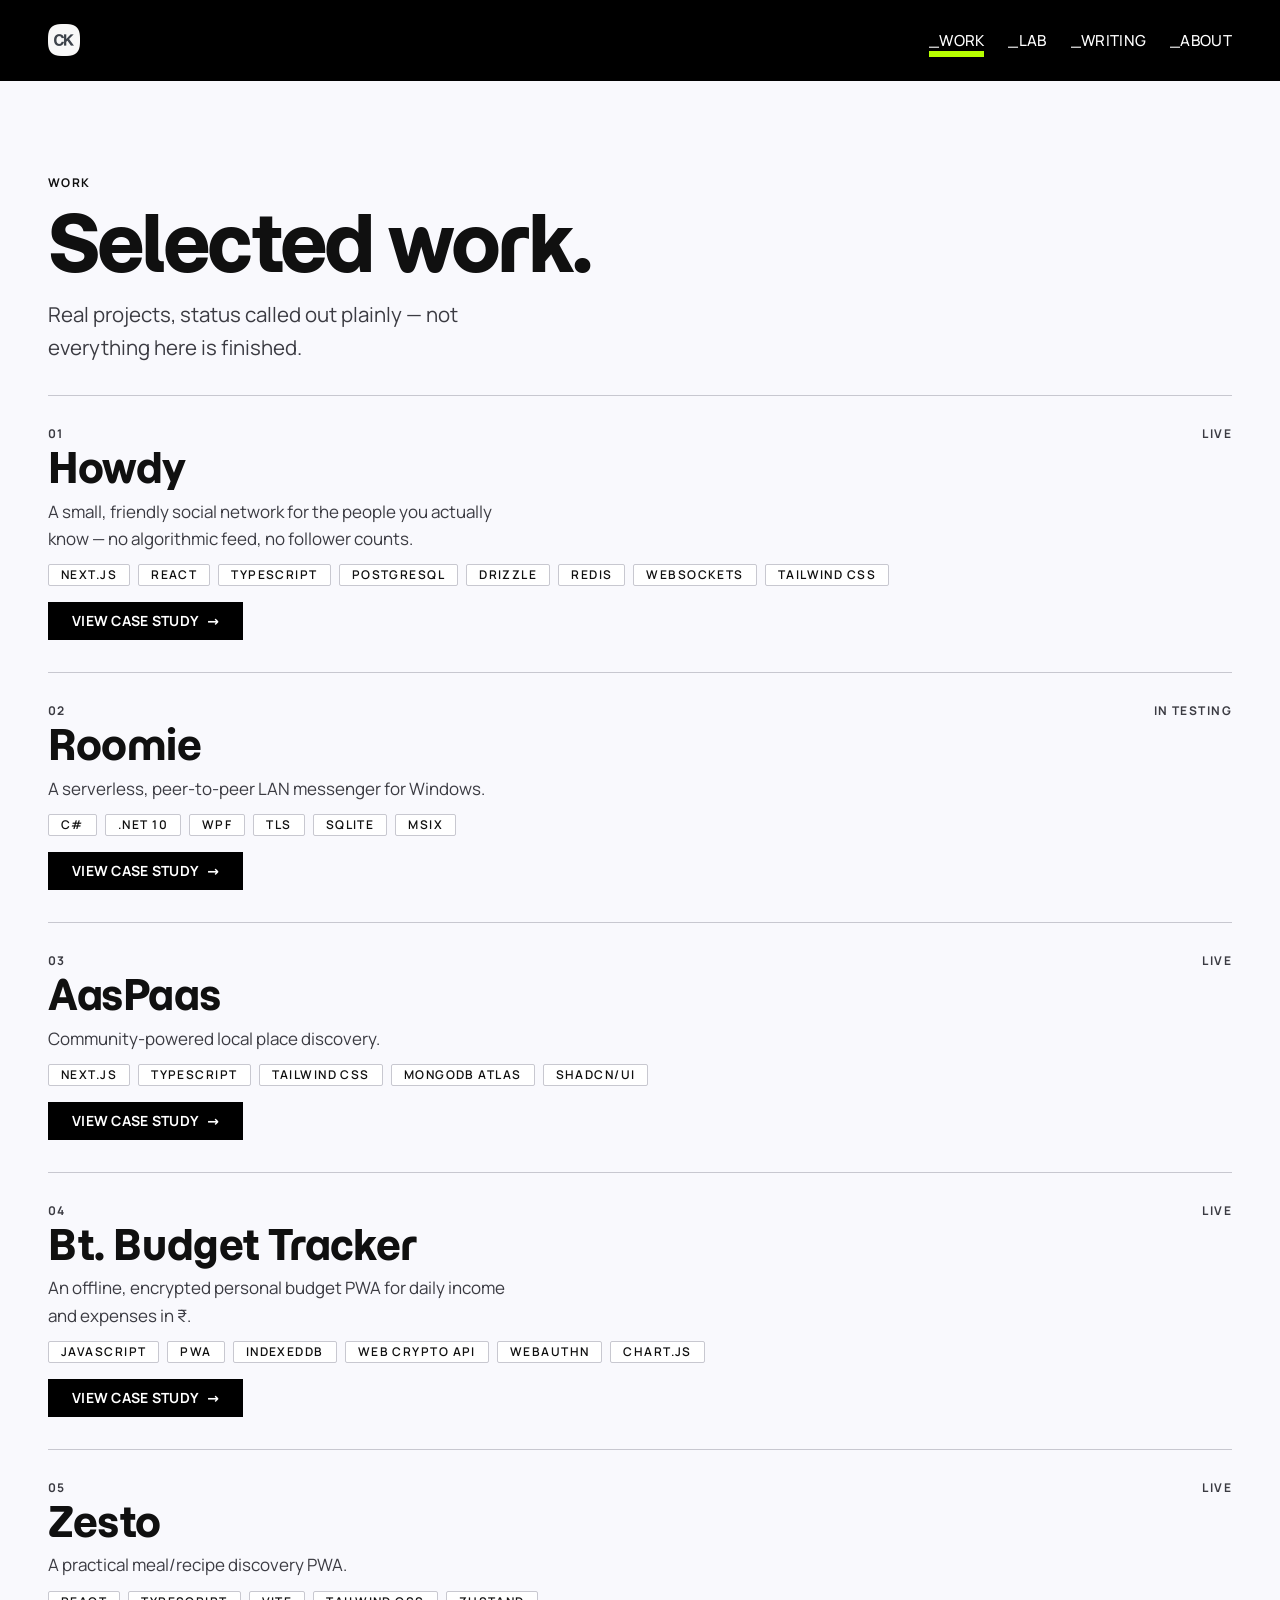
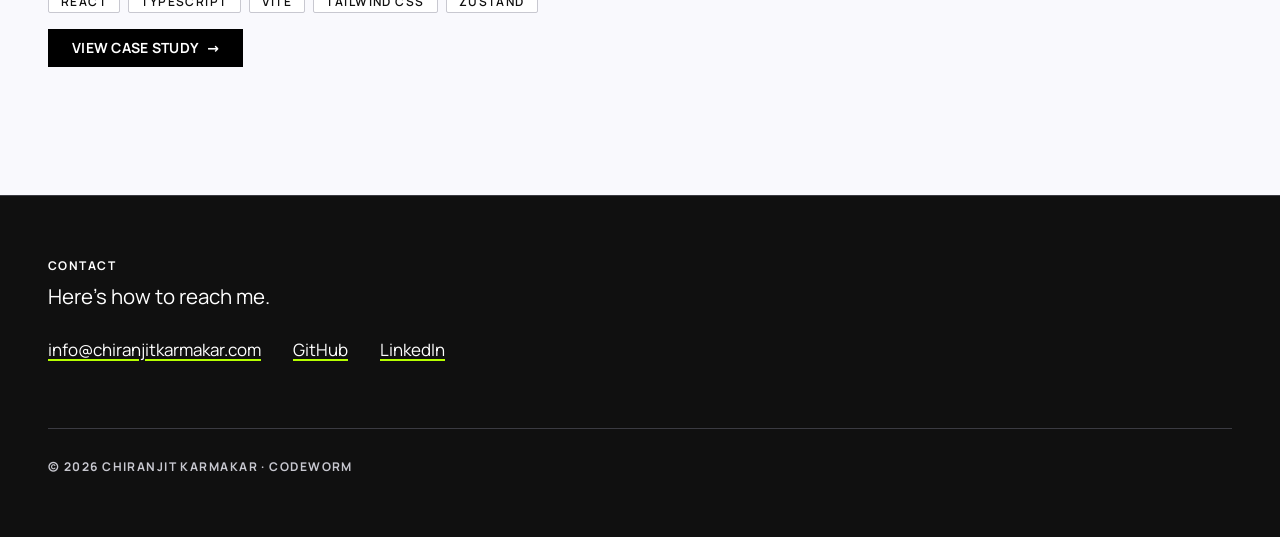
<file: work/index.html>
<!DOCTYPE html><html lang="en"><head><meta charset="utf-8"><meta name="viewport" content="width=device-width, initial-scale=1, viewport-fit=cover"><meta name="theme-color" content="#f9f9fd"><script>
      (function () {
        document.documentElement.classList.add('js');
      })();
    </script><link rel="icon" type="image/png" href="/logo-48.png"><link rel="apple-touch-icon" href="/logo-180.png"><meta name="generator" content="Astro v7.3.3"><title>Work — Chiranjit Karmakar</title><meta name="description" content="Selected projects by Chiranjit Karmakar — real, shipped work with status called out plainly."><link rel="canonical" href="https://www.chiranjitkarmakar.com/work/"><!-- Open Graph --><meta property="og:type" content="website"><meta property="og:title" content="Work — Chiranjit Karmakar"><meta property="og:description" content="Selected projects by Chiranjit Karmakar — real, shipped work with status called out plainly."><meta property="og:url" content="https://www.chiranjitkarmakar.com/work/"><meta property="og:image" content="https://www.chiranjitkarmakar.com/logo.png"><meta property="og:site_name" content="Chiranjit Karmakar — CODEWORM"><!-- Twitter --><meta name="twitter:card" content="summary"><meta name="twitter:title" content="Work — Chiranjit Karmakar"><meta name="twitter:description" content="Selected projects by Chiranjit Karmakar — real, shipped work with status called out plainly."><meta name="twitter:image" content="https://www.chiranjitkarmakar.com/logo.png"><meta name="astro-view-transitions-enabled" content="true"><meta name="astro-view-transitions-fallback" content="animate"><script type="module" src="/_astro/ClientRouter.astro_astro_type_script_index_0_lang.CYDbzu1r.js"></script><link rel="stylesheet" href="/_astro/BaseLayout.rJfuTeXN.css"><link rel="stylesheet" href="/_astro/LinkArrow.CSwGTnBb.css"><style>.page-heading[data-astro-cid-nntkhrjw]{margin-top:var(--space-16)}.page-note[data-astro-cid-nntkhrjw]{margin-top:var(--space-16);color:var(--muted);max-width:480px}.work-list[data-astro-cid-nntkhrjw]{margin-top:var(--space-32);flex-direction:column;display:flex}.work-item[data-astro-cid-nntkhrjw]{padding-block:var(--space-32);border-top:var(--border-width) solid var(--border);gap:var(--space-8);flex-direction:column;display:flex}.work-item__head[data-astro-cid-nntkhrjw]{justify-content:space-between;display:flex}.work-item__title[data-astro-cid-nntkhrjw]{font-size:clamp(1.75rem,1.4rem + 1.6vw,2.5rem);line-height:var(--lh-heading)}.work-item__description[data-astro-cid-nntkhrjw]{max-width:480px;color:var(--muted)}.work-item__tags[data-astro-cid-nntkhrjw]{margin-top:var(--space-4)}.work-item__pending[data-astro-cid-nntkhrjw]{margin-top:var(--space-8)}.work-item[data-astro-cid-nntkhrjw] .link-arrow{margin-top:var(--space-8);align-self:flex-start}
</style><style>[data-astro-transition-scope="astro-typyj2n2-1"] { view-transition-name: site-header; }@layer astro { ::view-transition-old(site-header) { 
	animation-duration: 180ms;
	animation-timing-function: cubic-bezier(0.76, 0, 0.24, 1);
	animation-fill-mode: both;
	animation-name: astroFadeOut; }::view-transition-new(site-header) { 
	animation-duration: 180ms;
	animation-timing-function: cubic-bezier(0.76, 0, 0.24, 1);
	animation-fill-mode: both;
	animation-name: astroFadeIn; }[data-astro-transition=back]::view-transition-old(site-header) { 
	animation-duration: 180ms;
	animation-timing-function: cubic-bezier(0.76, 0, 0.24, 1);
	animation-fill-mode: both;
	animation-name: astroFadeOut; }[data-astro-transition=back]::view-transition-new(site-header) { 
	animation-duration: 180ms;
	animation-timing-function: cubic-bezier(0.76, 0, 0.24, 1);
	animation-fill-mode: both;
	animation-name: astroFadeIn; } }[data-astro-transition-fallback="old"] [data-astro-transition-scope="astro-typyj2n2-1"],
			[data-astro-transition-fallback="old"][data-astro-transition-scope="astro-typyj2n2-1"] { 
	animation-duration: 180ms;
	animation-timing-function: cubic-bezier(0.76, 0, 0.24, 1);
	animation-fill-mode: both;
	animation-name: astroFadeOut; }[data-astro-transition-fallback="new"] [data-astro-transition-scope="astro-typyj2n2-1"],
			[data-astro-transition-fallback="new"][data-astro-transition-scope="astro-typyj2n2-1"] { 
	animation-duration: 180ms;
	animation-timing-function: cubic-bezier(0.76, 0, 0.24, 1);
	animation-fill-mode: both;
	animation-name: astroFadeIn; }[data-astro-transition=back][data-astro-transition-fallback="old"] [data-astro-transition-scope="astro-typyj2n2-1"],
			[data-astro-transition=back][data-astro-transition-fallback="old"][data-astro-transition-scope="astro-typyj2n2-1"] { 
	animation-duration: 180ms;
	animation-timing-function: cubic-bezier(0.76, 0, 0.24, 1);
	animation-fill-mode: both;
	animation-name: astroFadeOut; }[data-astro-transition=back][data-astro-transition-fallback="new"] [data-astro-transition-scope="astro-typyj2n2-1"],
			[data-astro-transition=back][data-astro-transition-fallback="new"][data-astro-transition-scope="astro-typyj2n2-1"] { 
	animation-duration: 180ms;
	animation-timing-function: cubic-bezier(0.76, 0, 0.24, 1);
	animation-fill-mode: both;
	animation-name: astroFadeIn; }</style></head><body><a class="skip-link" href="#main">Skip to content</a><header data-astro-transition-persist="site-header" data-astro-transition-scope="astro-typyj2n2-1" class="site-header" data-astro-cid-fzpbxy5g><div class="container site-header__inner" data-astro-cid-fzpbxy5g><a class="site-header__brand" href="/" aria-label="Chiranjit Karmakar — home" data-astro-cid-fzpbxy5g><img class="site-header__logo" src="/logo-64.png" alt="" width="32" height="32" data-astro-cid-fzpbxy5g></a><nav aria-label="Primary" data-astro-cid-fzpbxy5g><ul class="site-header__nav" data-astro-cid-fzpbxy5g><li data-astro-cid-fzpbxy5g><a class="text-nav site-header__link" href="/work" aria-current="page" data-astro-cid-fzpbxy5g>Work</a></li><li data-astro-cid-fzpbxy5g><a class="text-nav site-header__link" href="/lab" data-astro-cid-fzpbxy5g>Lab</a></li><li data-astro-cid-fzpbxy5g><a class="text-nav site-header__link" href="/writing" data-astro-cid-fzpbxy5g>Writing</a></li><li data-astro-cid-fzpbxy5g><a class="text-nav site-header__link" href="/about" data-astro-cid-fzpbxy5g>About</a></li></ul></nav></div></header><!-- Outside <header>: the header's view-transition name makes it its own
     stacking context, which would trap this fixed bar beneath page content. --><nav class="tabbar" aria-label="Primary (mobile)" data-astro-cid-fzpbxy5g><div class="tabbar__glass" aria-hidden="true" data-astro-cid-fzpbxy5g></div><div class="tabbar__edge" aria-hidden="true" data-astro-cid-fzpbxy5g><span class="tabbar__edge-side tabbar__edge-side--left" data-astro-cid-fzpbxy5g></span><svg class="tabbar__edge-notch" viewBox="0 0 120 68" data-astro-cid-fzpbxy5g><path class="tabbar__edge-line" d="M0 0.5H10C22 0.5 26 6 30 14A36 36 0 0 0 90 14C94 6 98 0.5 110 0.5H120" data-astro-cid-fzpbxy5g></path><path class="tabbar__edge-shine" d="M0 1.5H10C21.5 1.5 25.2 7 29.2 14.6A36 36 0 0 0 90.8 14.6C94.8 7 98.5 1.5 110 1.5H120" data-astro-cid-fzpbxy5g></path></svg><span class="tabbar__edge-side tabbar__edge-side--right" data-astro-cid-fzpbxy5g></span></div><ul class="tabbar__list" data-astro-cid-fzpbxy5g><li data-astro-cid-fzpbxy5g><a class="tabbar__link" href="/" data-astro-cid-fzpbxy5g><svg class="tabbar__icon" viewBox="0 0 24 24" aria-hidden="true" data-astro-cid-fzpbxy5g><path d="M3 10.5 12 3l9 7.5"/><path d="M5 9v11a1 1 0 0 0 1 1h4v-6h4v6h4a1 1 0 0 0 1-1V9"/></svg><span data-astro-cid-fzpbxy5g>Home</span></a></li><li data-astro-cid-fzpbxy5g><a class="tabbar__link" href="/lab" data-astro-cid-fzpbxy5g><svg class="tabbar__icon" viewBox="0 0 24 24" aria-hidden="true" data-astro-cid-fzpbxy5g><path d="M9 3h6"/><path d="M10 3v6.5L4.6 18.2A1.8 1.8 0 0 0 6.1 21h11.8a1.8 1.8 0 0 0 1.5-2.8L14 9.5V3"/><path d="M7.2 15h9.6"/></svg><span data-astro-cid-fzpbxy5g>Lab</span></a></li><li class="tabbar__center" data-astro-cid-fzpbxy5g><a class="tabbar__link tabbar__primary" href="/work" aria-current="page" data-astro-cid-fzpbxy5g><svg class="tabbar__icon" viewBox="0 0 24 24" aria-hidden="true" data-astro-cid-fzpbxy5g><rect x="3" y="7" width="18" height="13" rx="2"/><path d="M8 7V5a2 2 0 0 1 2-2h4a2 2 0 0 1 2 2v2"/><path d="M3 13h18"/></svg><span data-astro-cid-fzpbxy5g>Work</span></a></li><li data-astro-cid-fzpbxy5g><a class="tabbar__link" href="/writing" data-astro-cid-fzpbxy5g><svg class="tabbar__icon" viewBox="0 0 24 24" aria-hidden="true" data-astro-cid-fzpbxy5g><path d="M12 20h9"/><path d="M16.4 3.6a2.1 2.1 0 1 1 3 3L7 19l-4 1 1-4Z"/></svg><span data-astro-cid-fzpbxy5g>Writing</span></a></li><li data-astro-cid-fzpbxy5g><a class="tabbar__link" href="/about" data-astro-cid-fzpbxy5g><svg class="tabbar__icon" viewBox="0 0 24 24" aria-hidden="true" data-astro-cid-fzpbxy5g><circle cx="12" cy="8" r="4"/><path d="M4 21a8 8 0 0 1 16 0"/></svg><span data-astro-cid-fzpbxy5g>About</span></a></li></ul></nav><script type="module">function e(){let e=window.location.pathname;document.querySelectorAll(`.site-header__link, .tabbar__link`).forEach(t=>{let n=t.getAttribute(`href`);(n===`/`?e===`/`:n&&e.startsWith(n))?t.setAttribute(`aria-current`,`page`):t.removeAttribute(`aria-current`)})}e(),document.addEventListener(`astro:after-swap`,e);</script><main class="container section" id="main" data-astro-cid-nntkhrjw><p class="text-label" data-astro-cid-nntkhrjw>Work</p><h1 class="text-h1 page-heading" data-astro-cid-nntkhrjw>Selected work.</h1><p class="text-body-lg page-note" data-astro-cid-nntkhrjw>Real projects, status called out plainly — not everything here is finished.</p><ol class="work-list" data-astro-cid-nntkhrjw><li class="work-item" data-reveal data-astro-cid-nntkhrjw><div class="work-item__head" data-astro-cid-nntkhrjw><p class="text-meta" data-astro-cid-nntkhrjw>01</p><p class="text-meta work-item__status" data-astro-cid-nntkhrjw>Live</p></div><h2 class="text-h3 work-item__title" data-astro-cid-nntkhrjw>Howdy</h2><p class="text-body work-item__description" data-astro-cid-nntkhrjw>A small, friendly social network for the people you actually know — no algorithmic feed, no follower counts.</p><ul class="tag-list work-item__tags" data-astro-cid-nntkhrjw><li class="tag" data-astro-cid-nntkhrjw>Next.js</li><li class="tag" data-astro-cid-nntkhrjw>React</li><li class="tag" data-astro-cid-nntkhrjw>TypeScript</li><li class="tag" data-astro-cid-nntkhrjw>PostgreSQL</li><li class="tag" data-astro-cid-nntkhrjw>Drizzle</li><li class="tag" data-astro-cid-nntkhrjw>Redis</li><li class="tag" data-astro-cid-nntkhrjw>WebSockets</li><li class="tag" data-astro-cid-nntkhrjw>Tailwind CSS</li></ul><a class="link-arrow link-arrow--button" href="/work/howdy"><span>View case study</span><span class="link-arrow__arrow" aria-hidden="true">→</span></a></li><li class="work-item" data-reveal data-astro-cid-nntkhrjw><div class="work-item__head" data-astro-cid-nntkhrjw><p class="text-meta" data-astro-cid-nntkhrjw>02</p><p class="text-meta work-item__status" data-astro-cid-nntkhrjw>In testing</p></div><h2 class="text-h3 work-item__title" data-astro-cid-nntkhrjw>Roomie</h2><p class="text-body work-item__description" data-astro-cid-nntkhrjw>A serverless, peer-to-peer LAN messenger for Windows.</p><ul class="tag-list work-item__tags" data-astro-cid-nntkhrjw><li class="tag" data-astro-cid-nntkhrjw>C#</li><li class="tag" data-astro-cid-nntkhrjw>.NET 10</li><li class="tag" data-astro-cid-nntkhrjw>WPF</li><li class="tag" data-astro-cid-nntkhrjw>TLS</li><li class="tag" data-astro-cid-nntkhrjw>SQLite</li><li class="tag" data-astro-cid-nntkhrjw>MSIX</li></ul><a class="link-arrow link-arrow--button" href="/work/roomie"><span>View case study</span><span class="link-arrow__arrow" aria-hidden="true">→</span></a></li><li class="work-item" data-reveal data-astro-cid-nntkhrjw><div class="work-item__head" data-astro-cid-nntkhrjw><p class="text-meta" data-astro-cid-nntkhrjw>03</p><p class="text-meta work-item__status" data-astro-cid-nntkhrjw>Live</p></div><h2 class="text-h3 work-item__title" data-astro-cid-nntkhrjw>AasPaas</h2><p class="text-body work-item__description" data-astro-cid-nntkhrjw>Community-powered local place discovery.</p><ul class="tag-list work-item__tags" data-astro-cid-nntkhrjw><li class="tag" data-astro-cid-nntkhrjw>Next.js</li><li class="tag" data-astro-cid-nntkhrjw>TypeScript</li><li class="tag" data-astro-cid-nntkhrjw>Tailwind CSS</li><li class="tag" data-astro-cid-nntkhrjw>MongoDB Atlas</li><li class="tag" data-astro-cid-nntkhrjw>shadcn/ui</li></ul><a class="link-arrow link-arrow--button" href="/work/aaspaas"><span>View case study</span><span class="link-arrow__arrow" aria-hidden="true">→</span></a></li><li class="work-item" data-reveal data-astro-cid-nntkhrjw><div class="work-item__head" data-astro-cid-nntkhrjw><p class="text-meta" data-astro-cid-nntkhrjw>04</p><p class="text-meta work-item__status" data-astro-cid-nntkhrjw>Live</p></div><h2 class="text-h3 work-item__title" data-astro-cid-nntkhrjw>Bt. Budget Tracker</h2><p class="text-body work-item__description" data-astro-cid-nntkhrjw>An offline, encrypted personal budget PWA for daily income and expenses in ₹.</p><ul class="tag-list work-item__tags" data-astro-cid-nntkhrjw><li class="tag" data-astro-cid-nntkhrjw>JavaScript</li><li class="tag" data-astro-cid-nntkhrjw>PWA</li><li class="tag" data-astro-cid-nntkhrjw>IndexedDB</li><li class="tag" data-astro-cid-nntkhrjw>Web Crypto API</li><li class="tag" data-astro-cid-nntkhrjw>WebAuthn</li><li class="tag" data-astro-cid-nntkhrjw>Chart.js</li></ul><a class="link-arrow link-arrow--button" href="/work/budget-tracker"><span>View case study</span><span class="link-arrow__arrow" aria-hidden="true">→</span></a></li><li class="work-item" data-reveal data-astro-cid-nntkhrjw><div class="work-item__head" data-astro-cid-nntkhrjw><p class="text-meta" data-astro-cid-nntkhrjw>05</p><p class="text-meta work-item__status" data-astro-cid-nntkhrjw>Live</p></div><h2 class="text-h3 work-item__title" data-astro-cid-nntkhrjw>Zesto</h2><p class="text-body work-item__description" data-astro-cid-nntkhrjw>A practical meal/recipe discovery PWA.</p><ul class="tag-list work-item__tags" data-astro-cid-nntkhrjw><li class="tag" data-astro-cid-nntkhrjw>React</li><li class="tag" data-astro-cid-nntkhrjw>TypeScript</li><li class="tag" data-astro-cid-nntkhrjw>Vite</li><li class="tag" data-astro-cid-nntkhrjw>Tailwind CSS</li><li class="tag" data-astro-cid-nntkhrjw>Zustand</li></ul><a class="link-arrow link-arrow--button" href="/work/zesto"><span>View case study</span><span class="link-arrow__arrow" aria-hidden="true">→</span></a></li></ol></main><footer class="site-footer section-inverse" data-astro-cid-nns7i3if><div class="container site-footer__inner" data-astro-cid-nns7i3if><div data-astro-cid-nns7i3if><p class="text-label" data-astro-cid-nns7i3if>Contact</p><p class="text-body-lg site-footer__lead" data-astro-cid-nns7i3if>Here's how to reach me.</p><ul class="site-footer__links" data-astro-cid-nns7i3if><li data-astro-cid-nns7i3if><a class="link-underline" href="mailto:info@chiranjitkarmakar.com" data-astro-cid-nns7i3if>info@chiranjitkarmakar.com</a></li><li data-astro-cid-nns7i3if><a class="link-underline" href="https://github.com/chiranjit2020" target="_blank" rel="noopener noreferrer" data-astro-cid-nns7i3if>GitHub</a></li><li data-astro-cid-nns7i3if><a class="link-underline" href="https://www.linkedin.com/in/chiranjit-karmakar-6b8639203" target="_blank" rel="noopener noreferrer" data-astro-cid-nns7i3if>LinkedIn</a></li></ul></div><div class="site-footer__bottom" data-astro-cid-nns7i3if><p class="text-meta site-footer__meta" data-astro-cid-nns7i3if>© 2026 Chiranjit Karmakar · CODEWORM</p></div></div></footer><script type="module">function e(){let e=document.querySelectorAll(`[data-reveal]:not(.is-visible)`);if(e.length===0)return;let t=()=>e.forEach(e=>e.classList.add(`is-visible`)),n=window.matchMedia(`(prefers-reduced-motion: reduce)`).matches;if(!(`IntersectionObserver`in window)||n){t();return}let r=new IntersectionObserver(e=>{for(let t of e)t.isIntersecting&&(t.target.classList.add(`is-visible`),r.unobserve(t.target))},{threshold:.15,rootMargin:`0px 0px -40px 0px`});e.forEach(e=>r.observe(e)),setTimeout(()=>{r.disconnect(),t()},1e3)}document.addEventListener(`astro:page-load`,e);</script></body></html>
</file>
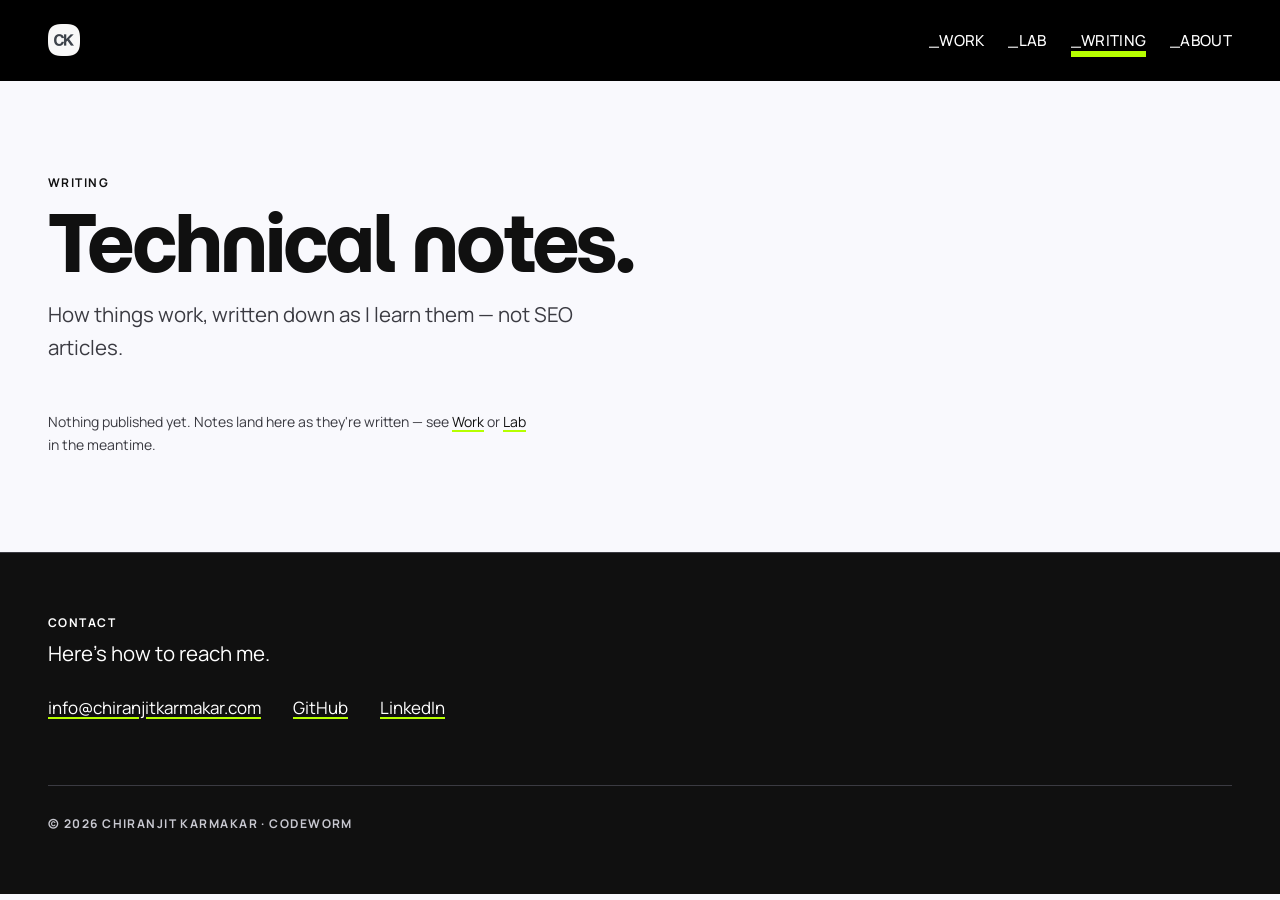
<file: writing/index.html>
<!DOCTYPE html><html lang="en"><head><meta charset="utf-8"><meta name="viewport" content="width=device-width, initial-scale=1, viewport-fit=cover"><meta name="theme-color" content="#f9f9fd"><script>
      (function () {
        document.documentElement.classList.add('js');
      })();
    </script><link rel="icon" type="image/png" href="/logo-48.png"><link rel="apple-touch-icon" href="/logo-180.png"><meta name="generator" content="Astro v7.3.3"><title>Writing — Chiranjit Karmakar</title><meta name="description" content="Technical notes by Chiranjit Karmakar — how things work, written down as I learn them."><link rel="canonical" href="https://www.chiranjitkarmakar.com/writing/"><!-- Open Graph --><meta property="og:type" content="website"><meta property="og:title" content="Writing — Chiranjit Karmakar"><meta property="og:description" content="Technical notes by Chiranjit Karmakar — how things work, written down as I learn them."><meta property="og:url" content="https://www.chiranjitkarmakar.com/writing/"><meta property="og:image" content="https://www.chiranjitkarmakar.com/logo.png"><meta property="og:site_name" content="Chiranjit Karmakar — CODEWORM"><!-- Twitter --><meta name="twitter:card" content="summary"><meta name="twitter:title" content="Writing — Chiranjit Karmakar"><meta name="twitter:description" content="Technical notes by Chiranjit Karmakar — how things work, written down as I learn them."><meta name="twitter:image" content="https://www.chiranjitkarmakar.com/logo.png"><meta name="astro-view-transitions-enabled" content="true"><meta name="astro-view-transitions-fallback" content="animate"><script type="module" src="/_astro/ClientRouter.astro_astro_type_script_index_0_lang.CYDbzu1r.js"></script><link rel="stylesheet" href="/_astro/BaseLayout.rJfuTeXN.css"><link rel="stylesheet" href="/_astro/LinkArrow.CSwGTnBb.css"><style>.page-heading[data-astro-cid-67lgijtc]{margin-top:var(--space-16)}.page-note[data-astro-cid-67lgijtc]{margin-top:var(--space-16);color:var(--muted);max-width:560px}.page-empty[data-astro-cid-67lgijtc]{margin-top:var(--space-48);color:var(--muted);max-width:480px}.article-list[data-astro-cid-67lgijtc]{margin-top:var(--space-32);flex-direction:column;display:flex}.article-item[data-astro-cid-67lgijtc]{padding-block:var(--space-32);border-top:var(--border-width) solid var(--border);gap:var(--space-8);flex-direction:column;display:flex}.article-item__excerpt[data-astro-cid-67lgijtc]{max-width:640px;color:var(--muted)}.article-item[data-astro-cid-67lgijtc] .link-arrow{margin-top:var(--space-8);align-self:flex-start}
</style><style>[data-astro-transition-scope="astro-typyj2n2-1"] { view-transition-name: site-header; }@layer astro { ::view-transition-old(site-header) { 
	animation-duration: 180ms;
	animation-timing-function: cubic-bezier(0.76, 0, 0.24, 1);
	animation-fill-mode: both;
	animation-name: astroFadeOut; }::view-transition-new(site-header) { 
	animation-duration: 180ms;
	animation-timing-function: cubic-bezier(0.76, 0, 0.24, 1);
	animation-fill-mode: both;
	animation-name: astroFadeIn; }[data-astro-transition=back]::view-transition-old(site-header) { 
	animation-duration: 180ms;
	animation-timing-function: cubic-bezier(0.76, 0, 0.24, 1);
	animation-fill-mode: both;
	animation-name: astroFadeOut; }[data-astro-transition=back]::view-transition-new(site-header) { 
	animation-duration: 180ms;
	animation-timing-function: cubic-bezier(0.76, 0, 0.24, 1);
	animation-fill-mode: both;
	animation-name: astroFadeIn; } }[data-astro-transition-fallback="old"] [data-astro-transition-scope="astro-typyj2n2-1"],
			[data-astro-transition-fallback="old"][data-astro-transition-scope="astro-typyj2n2-1"] { 
	animation-duration: 180ms;
	animation-timing-function: cubic-bezier(0.76, 0, 0.24, 1);
	animation-fill-mode: both;
	animation-name: astroFadeOut; }[data-astro-transition-fallback="new"] [data-astro-transition-scope="astro-typyj2n2-1"],
			[data-astro-transition-fallback="new"][data-astro-transition-scope="astro-typyj2n2-1"] { 
	animation-duration: 180ms;
	animation-timing-function: cubic-bezier(0.76, 0, 0.24, 1);
	animation-fill-mode: both;
	animation-name: astroFadeIn; }[data-astro-transition=back][data-astro-transition-fallback="old"] [data-astro-transition-scope="astro-typyj2n2-1"],
			[data-astro-transition=back][data-astro-transition-fallback="old"][data-astro-transition-scope="astro-typyj2n2-1"] { 
	animation-duration: 180ms;
	animation-timing-function: cubic-bezier(0.76, 0, 0.24, 1);
	animation-fill-mode: both;
	animation-name: astroFadeOut; }[data-astro-transition=back][data-astro-transition-fallback="new"] [data-astro-transition-scope="astro-typyj2n2-1"],
			[data-astro-transition=back][data-astro-transition-fallback="new"][data-astro-transition-scope="astro-typyj2n2-1"] { 
	animation-duration: 180ms;
	animation-timing-function: cubic-bezier(0.76, 0, 0.24, 1);
	animation-fill-mode: both;
	animation-name: astroFadeIn; }</style></head><body><a class="skip-link" href="#main">Skip to content</a><header data-astro-transition-persist="site-header" data-astro-transition-scope="astro-typyj2n2-1" class="site-header" data-astro-cid-fzpbxy5g><div class="container site-header__inner" data-astro-cid-fzpbxy5g><a class="site-header__brand" href="/" aria-label="Chiranjit Karmakar — home" data-astro-cid-fzpbxy5g><img class="site-header__logo" src="/logo-64.png" alt="" width="32" height="32" data-astro-cid-fzpbxy5g></a><nav aria-label="Primary" data-astro-cid-fzpbxy5g><ul class="site-header__nav" data-astro-cid-fzpbxy5g><li data-astro-cid-fzpbxy5g><a class="text-nav site-header__link" href="/work" data-astro-cid-fzpbxy5g>Work</a></li><li data-astro-cid-fzpbxy5g><a class="text-nav site-header__link" href="/lab" data-astro-cid-fzpbxy5g>Lab</a></li><li data-astro-cid-fzpbxy5g><a class="text-nav site-header__link" href="/writing" aria-current="page" data-astro-cid-fzpbxy5g>Writing</a></li><li data-astro-cid-fzpbxy5g><a class="text-nav site-header__link" href="/about" data-astro-cid-fzpbxy5g>About</a></li></ul></nav></div></header><!-- Outside <header>: the header's view-transition name makes it its own
     stacking context, which would trap this fixed bar beneath page content. --><nav class="tabbar" aria-label="Primary (mobile)" data-astro-cid-fzpbxy5g><div class="tabbar__glass" aria-hidden="true" data-astro-cid-fzpbxy5g></div><div class="tabbar__edge" aria-hidden="true" data-astro-cid-fzpbxy5g><span class="tabbar__edge-side tabbar__edge-side--left" data-astro-cid-fzpbxy5g></span><svg class="tabbar__edge-notch" viewBox="0 0 120 68" data-astro-cid-fzpbxy5g><path class="tabbar__edge-line" d="M0 0.5H10C22 0.5 26 6 30 14A36 36 0 0 0 90 14C94 6 98 0.5 110 0.5H120" data-astro-cid-fzpbxy5g></path><path class="tabbar__edge-shine" d="M0 1.5H10C21.5 1.5 25.2 7 29.2 14.6A36 36 0 0 0 90.8 14.6C94.8 7 98.5 1.5 110 1.5H120" data-astro-cid-fzpbxy5g></path></svg><span class="tabbar__edge-side tabbar__edge-side--right" data-astro-cid-fzpbxy5g></span></div><ul class="tabbar__list" data-astro-cid-fzpbxy5g><li data-astro-cid-fzpbxy5g><a class="tabbar__link" href="/" data-astro-cid-fzpbxy5g><svg class="tabbar__icon" viewBox="0 0 24 24" aria-hidden="true" data-astro-cid-fzpbxy5g><path d="M3 10.5 12 3l9 7.5"/><path d="M5 9v11a1 1 0 0 0 1 1h4v-6h4v6h4a1 1 0 0 0 1-1V9"/></svg><span data-astro-cid-fzpbxy5g>Home</span></a></li><li data-astro-cid-fzpbxy5g><a class="tabbar__link" href="/lab" data-astro-cid-fzpbxy5g><svg class="tabbar__icon" viewBox="0 0 24 24" aria-hidden="true" data-astro-cid-fzpbxy5g><path d="M9 3h6"/><path d="M10 3v6.5L4.6 18.2A1.8 1.8 0 0 0 6.1 21h11.8a1.8 1.8 0 0 0 1.5-2.8L14 9.5V3"/><path d="M7.2 15h9.6"/></svg><span data-astro-cid-fzpbxy5g>Lab</span></a></li><li class="tabbar__center" data-astro-cid-fzpbxy5g><a class="tabbar__link tabbar__primary" href="/work" data-astro-cid-fzpbxy5g><svg class="tabbar__icon" viewBox="0 0 24 24" aria-hidden="true" data-astro-cid-fzpbxy5g><rect x="3" y="7" width="18" height="13" rx="2"/><path d="M8 7V5a2 2 0 0 1 2-2h4a2 2 0 0 1 2 2v2"/><path d="M3 13h18"/></svg><span data-astro-cid-fzpbxy5g>Work</span></a></li><li data-astro-cid-fzpbxy5g><a class="tabbar__link" href="/writing" aria-current="page" data-astro-cid-fzpbxy5g><svg class="tabbar__icon" viewBox="0 0 24 24" aria-hidden="true" data-astro-cid-fzpbxy5g><path d="M12 20h9"/><path d="M16.4 3.6a2.1 2.1 0 1 1 3 3L7 19l-4 1 1-4Z"/></svg><span data-astro-cid-fzpbxy5g>Writing</span></a></li><li data-astro-cid-fzpbxy5g><a class="tabbar__link" href="/about" data-astro-cid-fzpbxy5g><svg class="tabbar__icon" viewBox="0 0 24 24" aria-hidden="true" data-astro-cid-fzpbxy5g><circle cx="12" cy="8" r="4"/><path d="M4 21a8 8 0 0 1 16 0"/></svg><span data-astro-cid-fzpbxy5g>About</span></a></li></ul></nav><script type="module">function e(){let e=window.location.pathname;document.querySelectorAll(`.site-header__link, .tabbar__link`).forEach(t=>{let n=t.getAttribute(`href`);(n===`/`?e===`/`:n&&e.startsWith(n))?t.setAttribute(`aria-current`,`page`):t.removeAttribute(`aria-current`)})}e(),document.addEventListener(`astro:after-swap`,e);</script><main class="container section" id="main" data-astro-cid-67lgijtc><p class="text-label" data-astro-cid-67lgijtc>Writing</p><h1 class="text-h1 page-heading" data-astro-cid-67lgijtc>Technical notes.</h1><p class="text-body-lg page-note" data-astro-cid-67lgijtc>How things work, written down as I learn them — not SEO articles.</p><p class="text-body-sm page-empty" data-astro-cid-67lgijtc>Nothing published yet. Notes land here as they're written — see <a class="link-underline" href="/work" data-astro-cid-67lgijtc>Work</a> or <a class="link-underline" href="/lab" data-astro-cid-67lgijtc>Lab</a> in the meantime.</p></main><footer class="site-footer section-inverse" data-astro-cid-nns7i3if><div class="container site-footer__inner" data-astro-cid-nns7i3if><div data-astro-cid-nns7i3if><p class="text-label" data-astro-cid-nns7i3if>Contact</p><p class="text-body-lg site-footer__lead" data-astro-cid-nns7i3if>Here's how to reach me.</p><ul class="site-footer__links" data-astro-cid-nns7i3if><li data-astro-cid-nns7i3if><a class="link-underline" href="mailto:info@chiranjitkarmakar.com" data-astro-cid-nns7i3if>info@chiranjitkarmakar.com</a></li><li data-astro-cid-nns7i3if><a class="link-underline" href="https://github.com/chiranjit2020" target="_blank" rel="noopener noreferrer" data-astro-cid-nns7i3if>GitHub</a></li><li data-astro-cid-nns7i3if><a class="link-underline" href="https://www.linkedin.com/in/chiranjit-karmakar-6b8639203" target="_blank" rel="noopener noreferrer" data-astro-cid-nns7i3if>LinkedIn</a></li></ul></div><div class="site-footer__bottom" data-astro-cid-nns7i3if><p class="text-meta site-footer__meta" data-astro-cid-nns7i3if>© 2026 Chiranjit Karmakar · CODEWORM</p></div></div></footer><script type="module">function e(){let e=document.querySelectorAll(`[data-reveal]:not(.is-visible)`);if(e.length===0)return;let t=()=>e.forEach(e=>e.classList.add(`is-visible`)),n=window.matchMedia(`(prefers-reduced-motion: reduce)`).matches;if(!(`IntersectionObserver`in window)||n){t();return}let r=new IntersectionObserver(e=>{for(let t of e)t.isIntersecting&&(t.target.classList.add(`is-visible`),r.unobserve(t.target))},{threshold:.15,rootMargin:`0px 0px -40px 0px`});e.forEach(e=>r.observe(e)),setTimeout(()=>{r.disconnect(),t()},1e3)}document.addEventListener(`astro:page-load`,e);</script></body></html>
</file>
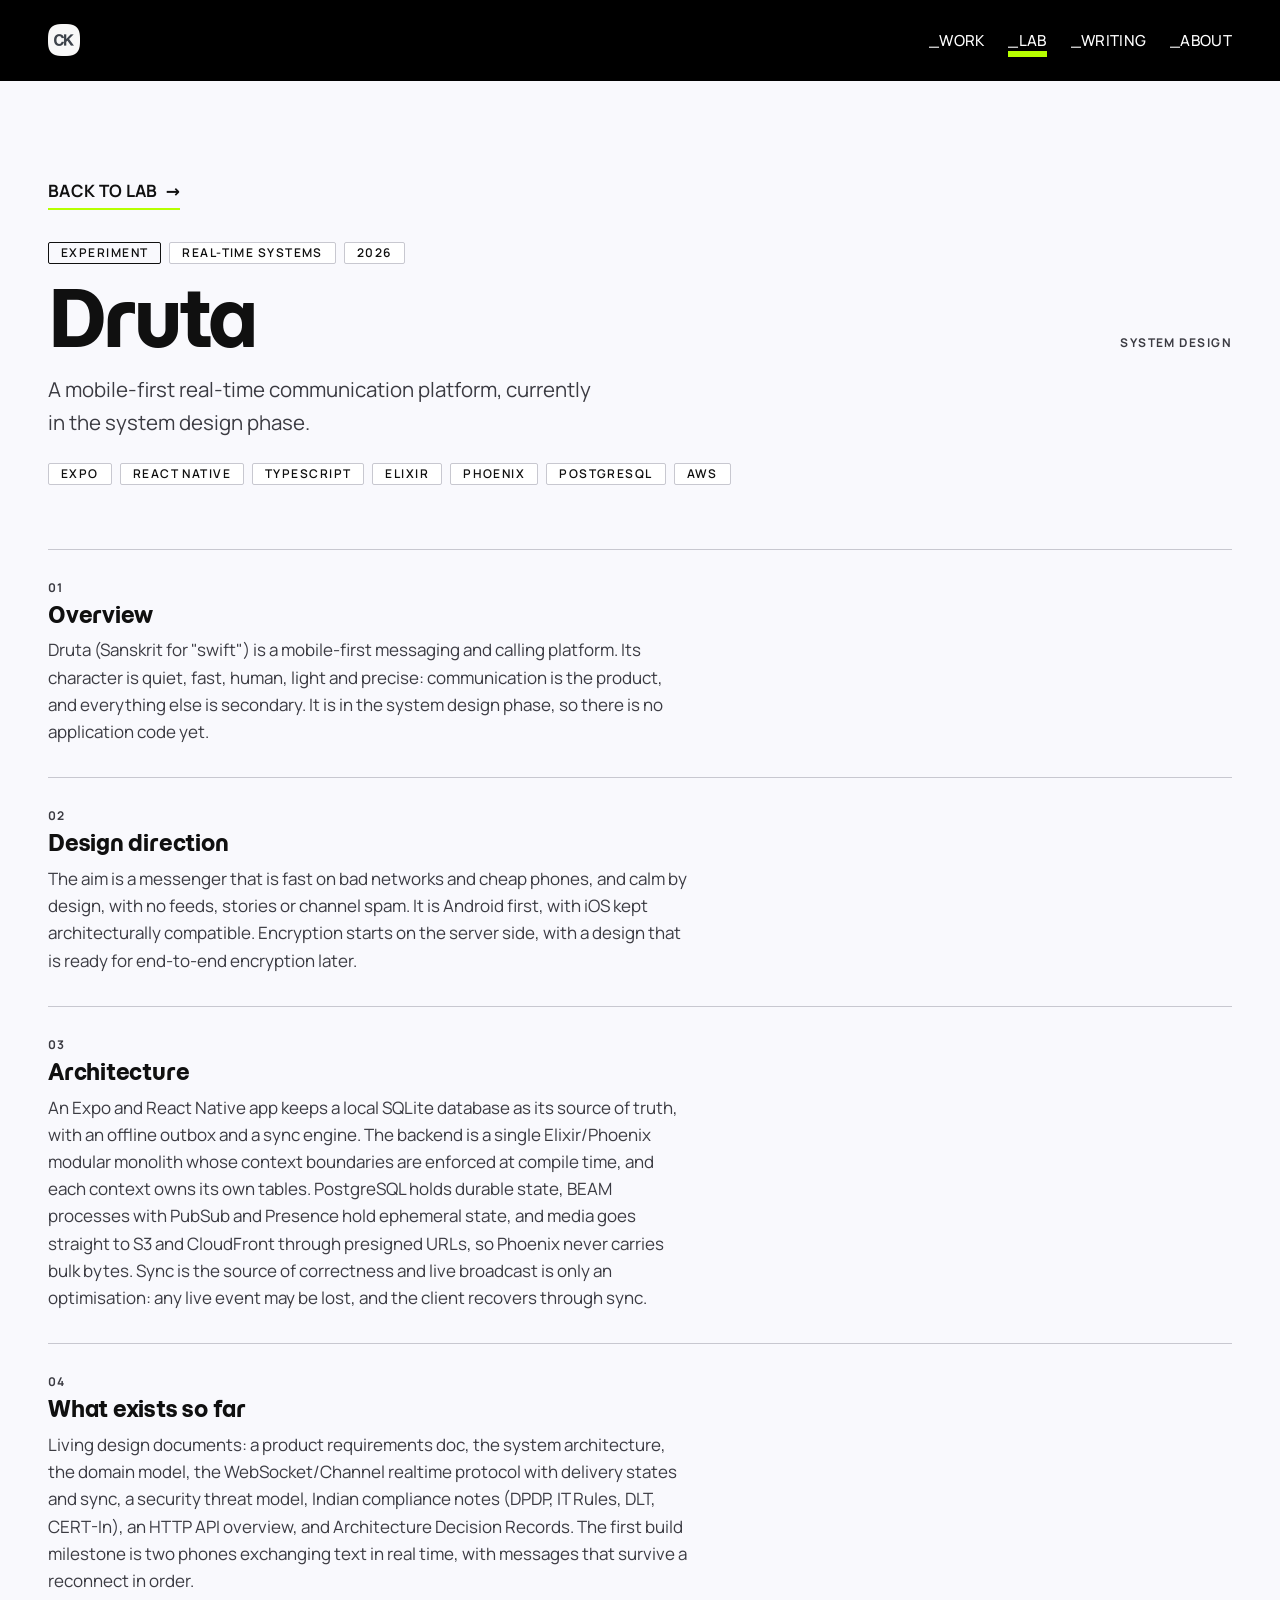
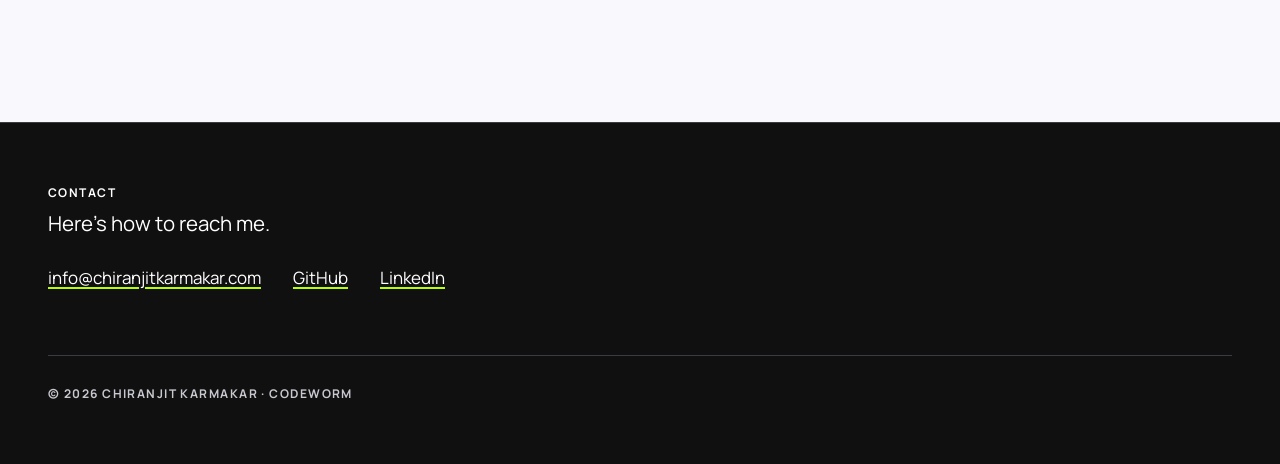
<file: lab/druta/index.html>
<!DOCTYPE html><html lang="en"><head><meta charset="utf-8"><meta name="viewport" content="width=device-width, initial-scale=1, viewport-fit=cover"><meta name="theme-color" content="#f9f9fd"><script>
      (function () {
        document.documentElement.classList.add('js');
      })();
    </script><link rel="icon" type="image/png" href="/logo-48.png"><link rel="apple-touch-icon" href="/logo-180.png"><meta name="generator" content="Astro v7.3.3"><title>Druta — Chiranjit Karmakar</title><meta name="description" content="A mobile-first real-time communication platform, currently in the system design phase."><link rel="canonical" href="https://www.chiranjitkarmakar.com/lab/druta/"><!-- Open Graph --><meta property="og:type" content="website"><meta property="og:title" content="Druta — Chiranjit Karmakar"><meta property="og:description" content="A mobile-first real-time communication platform, currently in the system design phase."><meta property="og:url" content="https://www.chiranjitkarmakar.com/lab/druta/"><meta property="og:image" content="https://www.chiranjitkarmakar.com/logo.png"><meta property="og:site_name" content="Chiranjit Karmakar — CODEWORM"><!-- Twitter --><meta name="twitter:card" content="summary"><meta name="twitter:title" content="Druta — Chiranjit Karmakar"><meta name="twitter:description" content="A mobile-first real-time communication platform, currently in the system design phase."><meta name="twitter:image" content="https://www.chiranjitkarmakar.com/logo.png"><meta name="astro-view-transitions-enabled" content="true"><meta name="astro-view-transitions-fallback" content="animate"><script type="module" src="/_astro/ClientRouter.astro_astro_type_script_index_0_lang.CYDbzu1r.js"></script><link rel="stylesheet" href="/_astro/BaseLayout.rJfuTeXN.css"><link rel="stylesheet" href="/_astro/LinkArrow.CSwGTnBb.css"><style>.page-badges[data-astro-cid-pejiczag]{margin-top:var(--space-32)}.tag--experiment[data-astro-cid-pejiczag]{border:var(--border-width) solid var(--border-strong);color:var(--foreground);background:0 0}.page-head[data-astro-cid-pejiczag]{margin-top:var(--space-16);justify-content:space-between;align-items:baseline;display:flex}.page-description[data-astro-cid-pejiczag]{margin-top:var(--space-16);max-width:560px;color:var(--muted)}.page-tags[data-astro-cid-pejiczag]{margin-top:var(--space-24)}.page-links[data-astro-cid-pejiczag]{margin-top:var(--space-24);gap:var(--space-16);flex-wrap:wrap;display:flex}.lab-notes[data-astro-cid-pejiczag]{margin-top:var(--space-64);flex-direction:column;display:flex}.lab-notes__section[data-astro-cid-pejiczag]{padding-block:var(--space-32);border-top:var(--border-width) solid var(--border);gap:var(--space-8);flex-direction:column;display:flex}.lab-notes__body[data-astro-cid-pejiczag]{max-width:640px;color:var(--muted)}
</style><style>[data-astro-transition-scope="astro-typyj2n2-1"] { view-transition-name: site-header; }@layer astro { ::view-transition-old(site-header) { 
	animation-duration: 180ms;
	animation-timing-function: cubic-bezier(0.76, 0, 0.24, 1);
	animation-fill-mode: both;
	animation-name: astroFadeOut; }::view-transition-new(site-header) { 
	animation-duration: 180ms;
	animation-timing-function: cubic-bezier(0.76, 0, 0.24, 1);
	animation-fill-mode: both;
	animation-name: astroFadeIn; }[data-astro-transition=back]::view-transition-old(site-header) { 
	animation-duration: 180ms;
	animation-timing-function: cubic-bezier(0.76, 0, 0.24, 1);
	animation-fill-mode: both;
	animation-name: astroFadeOut; }[data-astro-transition=back]::view-transition-new(site-header) { 
	animation-duration: 180ms;
	animation-timing-function: cubic-bezier(0.76, 0, 0.24, 1);
	animation-fill-mode: both;
	animation-name: astroFadeIn; } }[data-astro-transition-fallback="old"] [data-astro-transition-scope="astro-typyj2n2-1"],
			[data-astro-transition-fallback="old"][data-astro-transition-scope="astro-typyj2n2-1"] { 
	animation-duration: 180ms;
	animation-timing-function: cubic-bezier(0.76, 0, 0.24, 1);
	animation-fill-mode: both;
	animation-name: astroFadeOut; }[data-astro-transition-fallback="new"] [data-astro-transition-scope="astro-typyj2n2-1"],
			[data-astro-transition-fallback="new"][data-astro-transition-scope="astro-typyj2n2-1"] { 
	animation-duration: 180ms;
	animation-timing-function: cubic-bezier(0.76, 0, 0.24, 1);
	animation-fill-mode: both;
	animation-name: astroFadeIn; }[data-astro-transition=back][data-astro-transition-fallback="old"] [data-astro-transition-scope="astro-typyj2n2-1"],
			[data-astro-transition=back][data-astro-transition-fallback="old"][data-astro-transition-scope="astro-typyj2n2-1"] { 
	animation-duration: 180ms;
	animation-timing-function: cubic-bezier(0.76, 0, 0.24, 1);
	animation-fill-mode: both;
	animation-name: astroFadeOut; }[data-astro-transition=back][data-astro-transition-fallback="new"] [data-astro-transition-scope="astro-typyj2n2-1"],
			[data-astro-transition=back][data-astro-transition-fallback="new"][data-astro-transition-scope="astro-typyj2n2-1"] { 
	animation-duration: 180ms;
	animation-timing-function: cubic-bezier(0.76, 0, 0.24, 1);
	animation-fill-mode: both;
	animation-name: astroFadeIn; }</style></head><body><a class="skip-link" href="#main">Skip to content</a><header data-astro-transition-persist="site-header" data-astro-transition-scope="astro-typyj2n2-1" class="site-header" data-astro-cid-fzpbxy5g><div class="container site-header__inner" data-astro-cid-fzpbxy5g><a class="site-header__brand" href="/" aria-label="Chiranjit Karmakar — home" data-astro-cid-fzpbxy5g><img class="site-header__logo" src="/logo-64.png" alt="" width="32" height="32" data-astro-cid-fzpbxy5g></a><nav aria-label="Primary" data-astro-cid-fzpbxy5g><ul class="site-header__nav" data-astro-cid-fzpbxy5g><li data-astro-cid-fzpbxy5g><a class="text-nav site-header__link" href="/work" data-astro-cid-fzpbxy5g>Work</a></li><li data-astro-cid-fzpbxy5g><a class="text-nav site-header__link" href="/lab" aria-current="page" data-astro-cid-fzpbxy5g>Lab</a></li><li data-astro-cid-fzpbxy5g><a class="text-nav site-header__link" href="/writing" data-astro-cid-fzpbxy5g>Writing</a></li><li data-astro-cid-fzpbxy5g><a class="text-nav site-header__link" href="/about" data-astro-cid-fzpbxy5g>About</a></li></ul></nav></div></header><!-- Outside <header>: the header's view-transition name makes it its own
     stacking context, which would trap this fixed bar beneath page content. --><nav class="tabbar" aria-label="Primary (mobile)" data-astro-cid-fzpbxy5g><div class="tabbar__glass" aria-hidden="true" data-astro-cid-fzpbxy5g></div><div class="tabbar__edge" aria-hidden="true" data-astro-cid-fzpbxy5g><span class="tabbar__edge-side tabbar__edge-side--left" data-astro-cid-fzpbxy5g></span><svg class="tabbar__edge-notch" viewBox="0 0 120 68" data-astro-cid-fzpbxy5g><path class="tabbar__edge-line" d="M0 0.5H10C22 0.5 26 6 30 14A36 36 0 0 0 90 14C94 6 98 0.5 110 0.5H120" data-astro-cid-fzpbxy5g></path><path class="tabbar__edge-shine" d="M0 1.5H10C21.5 1.5 25.2 7 29.2 14.6A36 36 0 0 0 90.8 14.6C94.8 7 98.5 1.5 110 1.5H120" data-astro-cid-fzpbxy5g></path></svg><span class="tabbar__edge-side tabbar__edge-side--right" data-astro-cid-fzpbxy5g></span></div><ul class="tabbar__list" data-astro-cid-fzpbxy5g><li data-astro-cid-fzpbxy5g><a class="tabbar__link" href="/" data-astro-cid-fzpbxy5g><svg class="tabbar__icon" viewBox="0 0 24 24" aria-hidden="true" data-astro-cid-fzpbxy5g><path d="M3 10.5 12 3l9 7.5"/><path d="M5 9v11a1 1 0 0 0 1 1h4v-6h4v6h4a1 1 0 0 0 1-1V9"/></svg><span data-astro-cid-fzpbxy5g>Home</span></a></li><li data-astro-cid-fzpbxy5g><a class="tabbar__link" href="/lab" aria-current="page" data-astro-cid-fzpbxy5g><svg class="tabbar__icon" viewBox="0 0 24 24" aria-hidden="true" data-astro-cid-fzpbxy5g><path d="M9 3h6"/><path d="M10 3v6.5L4.6 18.2A1.8 1.8 0 0 0 6.1 21h11.8a1.8 1.8 0 0 0 1.5-2.8L14 9.5V3"/><path d="M7.2 15h9.6"/></svg><span data-astro-cid-fzpbxy5g>Lab</span></a></li><li class="tabbar__center" data-astro-cid-fzpbxy5g><a class="tabbar__link tabbar__primary" href="/work" data-astro-cid-fzpbxy5g><svg class="tabbar__icon" viewBox="0 0 24 24" aria-hidden="true" data-astro-cid-fzpbxy5g><rect x="3" y="7" width="18" height="13" rx="2"/><path d="M8 7V5a2 2 0 0 1 2-2h4a2 2 0 0 1 2 2v2"/><path d="M3 13h18"/></svg><span data-astro-cid-fzpbxy5g>Work</span></a></li><li data-astro-cid-fzpbxy5g><a class="tabbar__link" href="/writing" data-astro-cid-fzpbxy5g><svg class="tabbar__icon" viewBox="0 0 24 24" aria-hidden="true" data-astro-cid-fzpbxy5g><path d="M12 20h9"/><path d="M16.4 3.6a2.1 2.1 0 1 1 3 3L7 19l-4 1 1-4Z"/></svg><span data-astro-cid-fzpbxy5g>Writing</span></a></li><li data-astro-cid-fzpbxy5g><a class="tabbar__link" href="/about" data-astro-cid-fzpbxy5g><svg class="tabbar__icon" viewBox="0 0 24 24" aria-hidden="true" data-astro-cid-fzpbxy5g><circle cx="12" cy="8" r="4"/><path d="M4 21a8 8 0 0 1 16 0"/></svg><span data-astro-cid-fzpbxy5g>About</span></a></li></ul></nav><script type="module">function e(){let e=window.location.pathname;document.querySelectorAll(`.site-header__link, .tabbar__link`).forEach(t=>{let n=t.getAttribute(`href`);(n===`/`?e===`/`:n&&e.startsWith(n))?t.setAttribute(`aria-current`,`page`):t.removeAttribute(`aria-current`)})}e(),document.addEventListener(`astro:after-swap`,e);</script><main class="container section" id="main" data-astro-cid-pejiczag><a class="link-arrow" href="/lab"><span>Back to lab</span><span class="link-arrow__arrow" aria-hidden="true">→</span></a><ul class="tag-list page-badges" data-astro-cid-pejiczag><li class="tag tag--experiment" data-astro-cid-pejiczag>Experiment</li><li class="tag" data-astro-cid-pejiczag>Real-time systems</li><li class="tag" data-astro-cid-pejiczag>2026</li></ul><div class="page-head" data-astro-cid-pejiczag><h1 class="text-h1 page-heading" data-astro-cid-pejiczag>Druta</h1><p class="text-meta page-status" data-astro-cid-pejiczag>System design</p></div><p class="text-body-lg page-description" data-astro-cid-pejiczag>A mobile-first real-time communication platform, currently in the system design phase.</p><ul class="tag-list page-tags" data-astro-cid-pejiczag><li class="tag" data-astro-cid-pejiczag>Expo</li><li class="tag" data-astro-cid-pejiczag>React Native</li><li class="tag" data-astro-cid-pejiczag>TypeScript</li><li class="tag" data-astro-cid-pejiczag>Elixir</li><li class="tag" data-astro-cid-pejiczag>Phoenix</li><li class="tag" data-astro-cid-pejiczag>PostgreSQL</li><li class="tag" data-astro-cid-pejiczag>AWS</li></ul><ol class="lab-notes" data-astro-cid-pejiczag><li class="lab-notes__section" data-reveal data-astro-cid-pejiczag><p class="text-meta" data-astro-cid-pejiczag>01</p><h2 class="text-h3" data-astro-cid-pejiczag>Overview</h2><p class="text-body lab-notes__body" data-astro-cid-pejiczag>Druta (Sanskrit for &quot;swift&quot;) is a mobile-first messaging and calling platform. Its character is quiet, fast, human, light and precise: communication is the product, and everything else is secondary. It is in the system design phase, so there is no application code yet.</p></li><li class="lab-notes__section" data-reveal data-astro-cid-pejiczag><p class="text-meta" data-astro-cid-pejiczag>02</p><h2 class="text-h3" data-astro-cid-pejiczag>Design direction</h2><p class="text-body lab-notes__body" data-astro-cid-pejiczag>The aim is a messenger that is fast on bad networks and cheap phones, and calm by design, with no feeds, stories or channel spam. It is Android first, with iOS kept architecturally compatible. Encryption starts on the server side, with a design that is ready for end-to-end encryption later.</p></li><li class="lab-notes__section" data-reveal data-astro-cid-pejiczag><p class="text-meta" data-astro-cid-pejiczag>03</p><h2 class="text-h3" data-astro-cid-pejiczag>Architecture</h2><p class="text-body lab-notes__body" data-astro-cid-pejiczag>An Expo and React Native app keeps a local SQLite database as its source of truth, with an offline outbox and a sync engine. The backend is a single Elixir/Phoenix modular monolith whose context boundaries are enforced at compile time, and each context owns its own tables. PostgreSQL holds durable state, BEAM processes with PubSub and Presence hold ephemeral state, and media goes straight to S3 and CloudFront through presigned URLs, so Phoenix never carries bulk bytes. Sync is the source of correctness and live broadcast is only an optimisation: any live event may be lost, and the client recovers through sync.</p></li><li class="lab-notes__section" data-reveal data-astro-cid-pejiczag><p class="text-meta" data-astro-cid-pejiczag>04</p><h2 class="text-h3" data-astro-cid-pejiczag>What exists so far</h2><p class="text-body lab-notes__body" data-astro-cid-pejiczag>Living design documents: a product requirements doc, the system architecture, the domain model, the WebSocket/Channel realtime protocol with delivery states and sync, a security threat model, Indian compliance notes (DPDP, IT Rules, DLT, CERT-In), an HTTP API overview, and Architecture Decision Records. The first build milestone is two phones exchanging text in real time, with messages that survive a reconnect in order.</p></li></ol></main><footer class="site-footer section-inverse" data-astro-cid-nns7i3if><div class="container site-footer__inner" data-astro-cid-nns7i3if><div data-astro-cid-nns7i3if><p class="text-label" data-astro-cid-nns7i3if>Contact</p><p class="text-body-lg site-footer__lead" data-astro-cid-nns7i3if>Here's how to reach me.</p><ul class="site-footer__links" data-astro-cid-nns7i3if><li data-astro-cid-nns7i3if><a class="link-underline" href="mailto:info@chiranjitkarmakar.com" data-astro-cid-nns7i3if>info@chiranjitkarmakar.com</a></li><li data-astro-cid-nns7i3if><a class="link-underline" href="https://github.com/chiranjit2020" target="_blank" rel="noopener noreferrer" data-astro-cid-nns7i3if>GitHub</a></li><li data-astro-cid-nns7i3if><a class="link-underline" href="https://www.linkedin.com/in/chiranjit-karmakar-6b8639203" target="_blank" rel="noopener noreferrer" data-astro-cid-nns7i3if>LinkedIn</a></li></ul></div><div class="site-footer__bottom" data-astro-cid-nns7i3if><p class="text-meta site-footer__meta" data-astro-cid-nns7i3if>© 2026 Chiranjit Karmakar · CODEWORM</p></div></div></footer><script type="module">function e(){let e=document.querySelectorAll(`[data-reveal]:not(.is-visible)`);if(e.length===0)return;let t=()=>e.forEach(e=>e.classList.add(`is-visible`)),n=window.matchMedia(`(prefers-reduced-motion: reduce)`).matches;if(!(`IntersectionObserver`in window)||n){t();return}let r=new IntersectionObserver(e=>{for(let t of e)t.isIntersecting&&(t.target.classList.add(`is-visible`),r.unobserve(t.target))},{threshold:.15,rootMargin:`0px 0px -40px 0px`});e.forEach(e=>r.observe(e)),setTimeout(()=>{r.disconnect(),t()},1e3)}document.addEventListener(`astro:page-load`,e);</script></body></html>
</file>
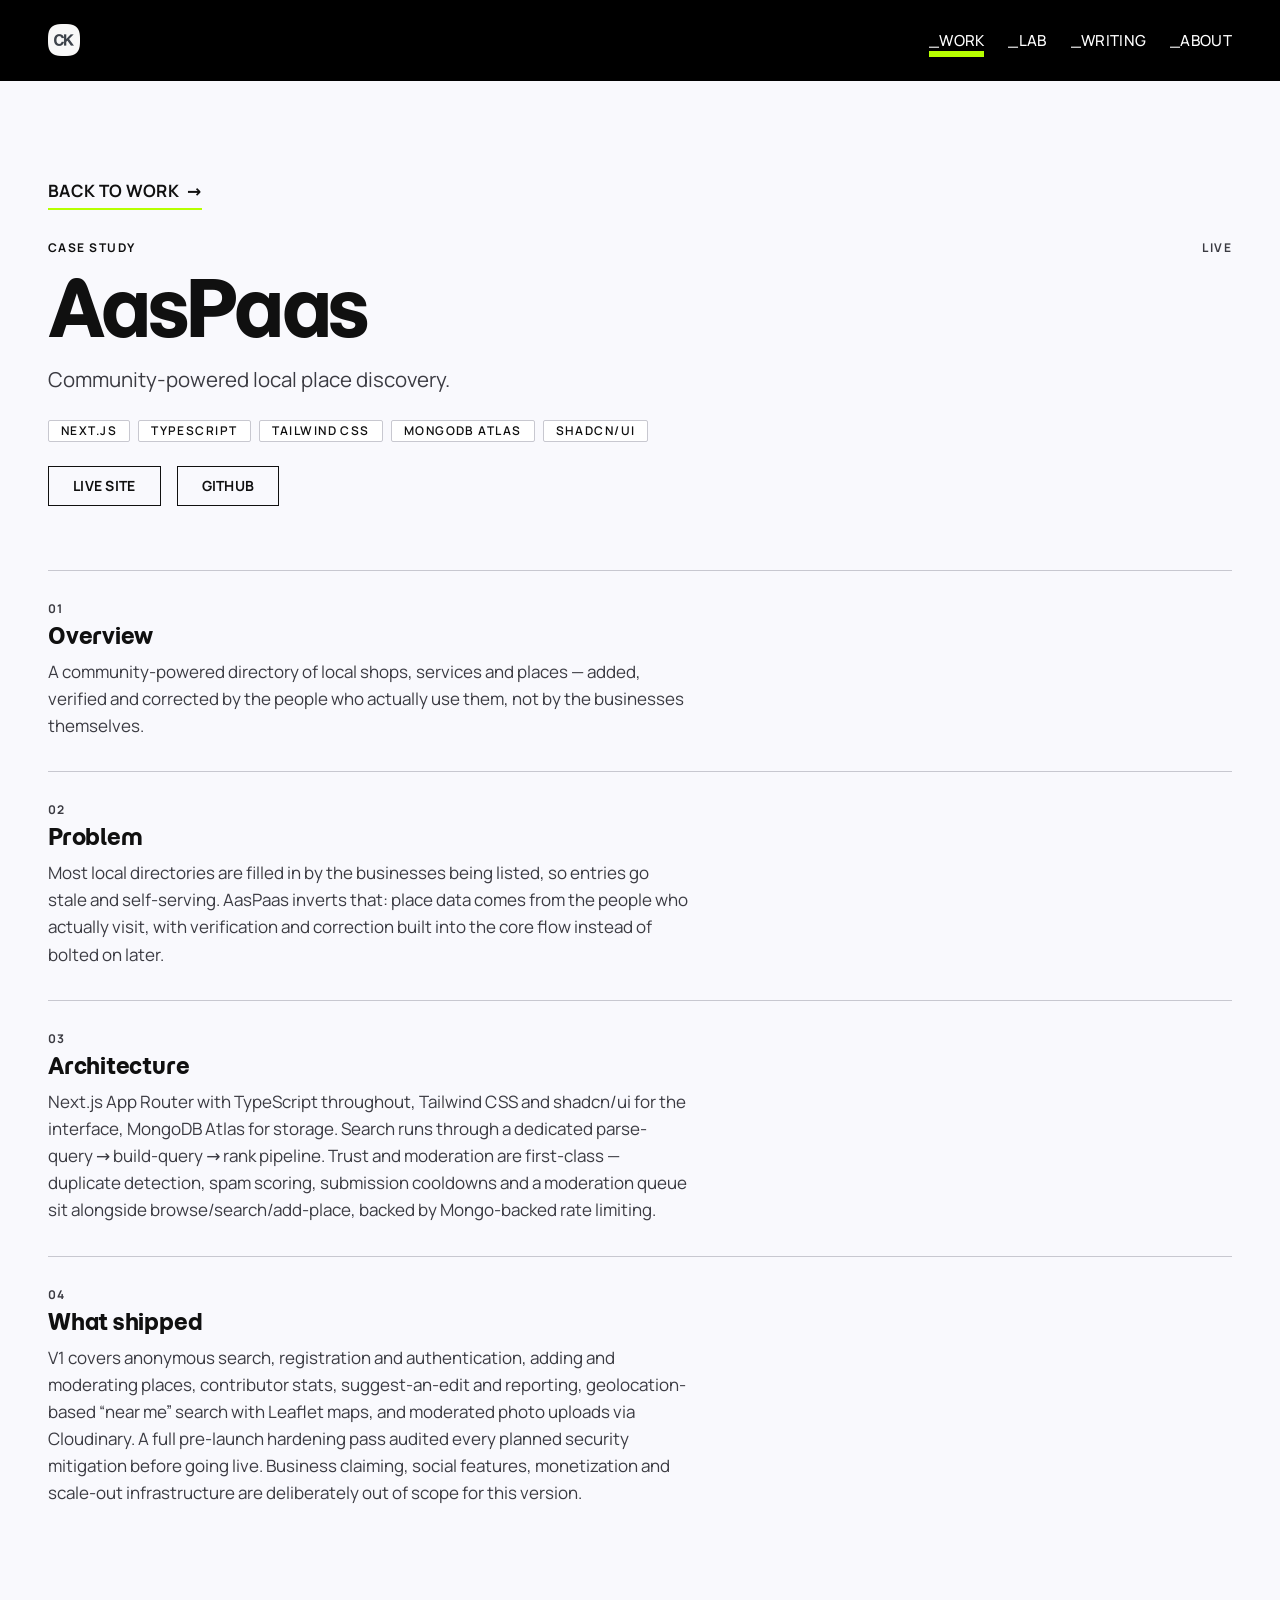
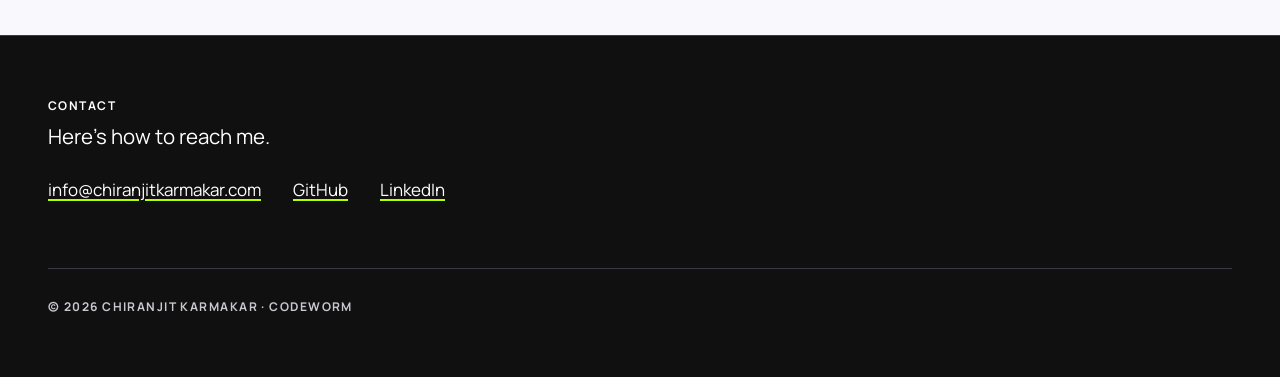
<file: work/aaspaas/index.html>
<!DOCTYPE html><html lang="en"><head><meta charset="utf-8"><meta name="viewport" content="width=device-width, initial-scale=1, viewport-fit=cover"><meta name="theme-color" content="#f9f9fd"><script>
      (function () {
        document.documentElement.classList.add('js');
      })();
    </script><link rel="icon" type="image/png" href="/logo-48.png"><link rel="apple-touch-icon" href="/logo-180.png"><meta name="generator" content="Astro v7.3.3"><title>AasPaas — Chiranjit Karmakar</title><meta name="description" content="Community-powered local place discovery."><link rel="canonical" href="https://www.chiranjitkarmakar.com/work/aaspaas/"><!-- Open Graph --><meta property="og:type" content="website"><meta property="og:title" content="AasPaas — Chiranjit Karmakar"><meta property="og:description" content="Community-powered local place discovery."><meta property="og:url" content="https://www.chiranjitkarmakar.com/work/aaspaas/"><meta property="og:image" content="https://www.chiranjitkarmakar.com/logo.png"><meta property="og:site_name" content="Chiranjit Karmakar — CODEWORM"><!-- Twitter --><meta name="twitter:card" content="summary"><meta name="twitter:title" content="AasPaas — Chiranjit Karmakar"><meta name="twitter:description" content="Community-powered local place discovery."><meta name="twitter:image" content="https://www.chiranjitkarmakar.com/logo.png"><meta name="astro-view-transitions-enabled" content="true"><meta name="astro-view-transitions-fallback" content="animate"><script type="module" src="/_astro/ClientRouter.astro_astro_type_script_index_0_lang.CYDbzu1r.js"></script><link rel="stylesheet" href="/_astro/BaseLayout.rJfuTeXN.css"><link rel="stylesheet" href="/_astro/LinkArrow.CSwGTnBb.css"><style>.page-head[data-astro-cid-pznzci7v]{margin-top:var(--space-32);justify-content:space-between;align-items:baseline;display:flex}.page-heading[data-astro-cid-pznzci7v]{margin-top:var(--space-16)}.page-description[data-astro-cid-pznzci7v]{margin-top:var(--space-16);max-width:560px;color:var(--muted)}.page-tags[data-astro-cid-pznzci7v]{margin-top:var(--space-24)}.page-links[data-astro-cid-pznzci7v]{margin-top:var(--space-24);gap:var(--space-16);flex-wrap:wrap;display:flex}.page-note[data-astro-cid-pznzci7v]{margin-top:var(--space-32);color:var(--muted);max-width:480px}.case-study[data-astro-cid-pznzci7v]{margin-top:var(--space-64);flex-direction:column;display:flex}.case-study__section[data-astro-cid-pznzci7v]{padding-block:var(--space-32);border-top:var(--border-width) solid var(--border);gap:var(--space-8);flex-direction:column;display:flex}.case-study__body[data-astro-cid-pznzci7v]{max-width:640px;color:var(--muted)}
</style><style>[data-astro-transition-scope="astro-typyj2n2-1"] { view-transition-name: site-header; }@layer astro { ::view-transition-old(site-header) { 
	animation-duration: 180ms;
	animation-timing-function: cubic-bezier(0.76, 0, 0.24, 1);
	animation-fill-mode: both;
	animation-name: astroFadeOut; }::view-transition-new(site-header) { 
	animation-duration: 180ms;
	animation-timing-function: cubic-bezier(0.76, 0, 0.24, 1);
	animation-fill-mode: both;
	animation-name: astroFadeIn; }[data-astro-transition=back]::view-transition-old(site-header) { 
	animation-duration: 180ms;
	animation-timing-function: cubic-bezier(0.76, 0, 0.24, 1);
	animation-fill-mode: both;
	animation-name: astroFadeOut; }[data-astro-transition=back]::view-transition-new(site-header) { 
	animation-duration: 180ms;
	animation-timing-function: cubic-bezier(0.76, 0, 0.24, 1);
	animation-fill-mode: both;
	animation-name: astroFadeIn; } }[data-astro-transition-fallback="old"] [data-astro-transition-scope="astro-typyj2n2-1"],
			[data-astro-transition-fallback="old"][data-astro-transition-scope="astro-typyj2n2-1"] { 
	animation-duration: 180ms;
	animation-timing-function: cubic-bezier(0.76, 0, 0.24, 1);
	animation-fill-mode: both;
	animation-name: astroFadeOut; }[data-astro-transition-fallback="new"] [data-astro-transition-scope="astro-typyj2n2-1"],
			[data-astro-transition-fallback="new"][data-astro-transition-scope="astro-typyj2n2-1"] { 
	animation-duration: 180ms;
	animation-timing-function: cubic-bezier(0.76, 0, 0.24, 1);
	animation-fill-mode: both;
	animation-name: astroFadeIn; }[data-astro-transition=back][data-astro-transition-fallback="old"] [data-astro-transition-scope="astro-typyj2n2-1"],
			[data-astro-transition=back][data-astro-transition-fallback="old"][data-astro-transition-scope="astro-typyj2n2-1"] { 
	animation-duration: 180ms;
	animation-timing-function: cubic-bezier(0.76, 0, 0.24, 1);
	animation-fill-mode: both;
	animation-name: astroFadeOut; }[data-astro-transition=back][data-astro-transition-fallback="new"] [data-astro-transition-scope="astro-typyj2n2-1"],
			[data-astro-transition=back][data-astro-transition-fallback="new"][data-astro-transition-scope="astro-typyj2n2-1"] { 
	animation-duration: 180ms;
	animation-timing-function: cubic-bezier(0.76, 0, 0.24, 1);
	animation-fill-mode: both;
	animation-name: astroFadeIn; }</style></head><body><a class="skip-link" href="#main">Skip to content</a><header data-astro-transition-persist="site-header" data-astro-transition-scope="astro-typyj2n2-1" class="site-header" data-astro-cid-fzpbxy5g><div class="container site-header__inner" data-astro-cid-fzpbxy5g><a class="site-header__brand" href="/" aria-label="Chiranjit Karmakar — home" data-astro-cid-fzpbxy5g><img class="site-header__logo" src="/logo-64.png" alt="" width="32" height="32" data-astro-cid-fzpbxy5g></a><nav aria-label="Primary" data-astro-cid-fzpbxy5g><ul class="site-header__nav" data-astro-cid-fzpbxy5g><li data-astro-cid-fzpbxy5g><a class="text-nav site-header__link" href="/work" aria-current="page" data-astro-cid-fzpbxy5g>Work</a></li><li data-astro-cid-fzpbxy5g><a class="text-nav site-header__link" href="/lab" data-astro-cid-fzpbxy5g>Lab</a></li><li data-astro-cid-fzpbxy5g><a class="text-nav site-header__link" href="/writing" data-astro-cid-fzpbxy5g>Writing</a></li><li data-astro-cid-fzpbxy5g><a class="text-nav site-header__link" href="/about" data-astro-cid-fzpbxy5g>About</a></li></ul></nav></div></header><!-- Outside <header>: the header's view-transition name makes it its own
     stacking context, which would trap this fixed bar beneath page content. --><nav class="tabbar" aria-label="Primary (mobile)" data-astro-cid-fzpbxy5g><div class="tabbar__glass" aria-hidden="true" data-astro-cid-fzpbxy5g></div><div class="tabbar__edge" aria-hidden="true" data-astro-cid-fzpbxy5g><span class="tabbar__edge-side tabbar__edge-side--left" data-astro-cid-fzpbxy5g></span><svg class="tabbar__edge-notch" viewBox="0 0 120 68" data-astro-cid-fzpbxy5g><path class="tabbar__edge-line" d="M0 0.5H10C22 0.5 26 6 30 14A36 36 0 0 0 90 14C94 6 98 0.5 110 0.5H120" data-astro-cid-fzpbxy5g></path><path class="tabbar__edge-shine" d="M0 1.5H10C21.5 1.5 25.2 7 29.2 14.6A36 36 0 0 0 90.8 14.6C94.8 7 98.5 1.5 110 1.5H120" data-astro-cid-fzpbxy5g></path></svg><span class="tabbar__edge-side tabbar__edge-side--right" data-astro-cid-fzpbxy5g></span></div><ul class="tabbar__list" data-astro-cid-fzpbxy5g><li data-astro-cid-fzpbxy5g><a class="tabbar__link" href="/" data-astro-cid-fzpbxy5g><svg class="tabbar__icon" viewBox="0 0 24 24" aria-hidden="true" data-astro-cid-fzpbxy5g><path d="M3 10.5 12 3l9 7.5"/><path d="M5 9v11a1 1 0 0 0 1 1h4v-6h4v6h4a1 1 0 0 0 1-1V9"/></svg><span data-astro-cid-fzpbxy5g>Home</span></a></li><li data-astro-cid-fzpbxy5g><a class="tabbar__link" href="/lab" data-astro-cid-fzpbxy5g><svg class="tabbar__icon" viewBox="0 0 24 24" aria-hidden="true" data-astro-cid-fzpbxy5g><path d="M9 3h6"/><path d="M10 3v6.5L4.6 18.2A1.8 1.8 0 0 0 6.1 21h11.8a1.8 1.8 0 0 0 1.5-2.8L14 9.5V3"/><path d="M7.2 15h9.6"/></svg><span data-astro-cid-fzpbxy5g>Lab</span></a></li><li class="tabbar__center" data-astro-cid-fzpbxy5g><a class="tabbar__link tabbar__primary" href="/work" aria-current="page" data-astro-cid-fzpbxy5g><svg class="tabbar__icon" viewBox="0 0 24 24" aria-hidden="true" data-astro-cid-fzpbxy5g><rect x="3" y="7" width="18" height="13" rx="2"/><path d="M8 7V5a2 2 0 0 1 2-2h4a2 2 0 0 1 2 2v2"/><path d="M3 13h18"/></svg><span data-astro-cid-fzpbxy5g>Work</span></a></li><li data-astro-cid-fzpbxy5g><a class="tabbar__link" href="/writing" data-astro-cid-fzpbxy5g><svg class="tabbar__icon" viewBox="0 0 24 24" aria-hidden="true" data-astro-cid-fzpbxy5g><path d="M12 20h9"/><path d="M16.4 3.6a2.1 2.1 0 1 1 3 3L7 19l-4 1 1-4Z"/></svg><span data-astro-cid-fzpbxy5g>Writing</span></a></li><li data-astro-cid-fzpbxy5g><a class="tabbar__link" href="/about" data-astro-cid-fzpbxy5g><svg class="tabbar__icon" viewBox="0 0 24 24" aria-hidden="true" data-astro-cid-fzpbxy5g><circle cx="12" cy="8" r="4"/><path d="M4 21a8 8 0 0 1 16 0"/></svg><span data-astro-cid-fzpbxy5g>About</span></a></li></ul></nav><script type="module">function e(){let e=window.location.pathname;document.querySelectorAll(`.site-header__link, .tabbar__link`).forEach(t=>{let n=t.getAttribute(`href`);(n===`/`?e===`/`:n&&e.startsWith(n))?t.setAttribute(`aria-current`,`page`):t.removeAttribute(`aria-current`)})}e(),document.addEventListener(`astro:after-swap`,e);</script><main class="container section" id="main" data-astro-cid-pznzci7v><a class="link-arrow" href="/work"><span>Back to work</span><span class="link-arrow__arrow" aria-hidden="true">→</span></a><div class="page-head" data-astro-cid-pznzci7v><p class="text-label page-eyebrow" data-astro-cid-pznzci7v>Case study</p><p class="text-meta page-status" data-astro-cid-pznzci7v>Live</p></div><h1 class="text-h1 page-heading" data-astro-cid-pznzci7v>AasPaas</h1><p class="text-body-lg page-description" data-astro-cid-pznzci7v>Community-powered local place discovery.</p><ul class="tag-list page-tags" data-astro-cid-pznzci7v><li class="tag" data-astro-cid-pznzci7v>Next.js</li><li class="tag" data-astro-cid-pznzci7v>TypeScript</li><li class="tag" data-astro-cid-pznzci7v>Tailwind CSS</li><li class="tag" data-astro-cid-pznzci7v>MongoDB Atlas</li><li class="tag" data-astro-cid-pznzci7v>shadcn/ui</li></ul><div class="page-links" data-astro-cid-pznzci7v><a class="btn btn-secondary" href="https://aaspaas-delta.vercel.app" target="_blank" rel="noopener noreferrer" data-astro-cid-pznzci7v>Live site</a><a class="btn btn-secondary" href="https://github.com/chiranjit2020/aaspaas" target="_blank" rel="noopener noreferrer" data-astro-cid-pznzci7v>GitHub</a></div><ol class="case-study" data-astro-cid-pznzci7v><li class="case-study__section" data-reveal data-astro-cid-pznzci7v><p class="text-meta" data-astro-cid-pznzci7v>01</p><h2 class="text-h3" data-astro-cid-pznzci7v>Overview</h2><p class="text-body case-study__body" data-astro-cid-pznzci7v>A community-powered directory of local shops, services and places — added, verified and corrected by the people who actually use them, not by the businesses themselves.</p></li><li class="case-study__section" data-reveal data-astro-cid-pznzci7v><p class="text-meta" data-astro-cid-pznzci7v>02</p><h2 class="text-h3" data-astro-cid-pznzci7v>Problem</h2><p class="text-body case-study__body" data-astro-cid-pznzci7v>Most local directories are filled in by the businesses being listed, so entries go stale and self-serving. AasPaas inverts that: place data comes from the people who actually visit, with verification and correction built into the core flow instead of bolted on later.</p></li><li class="case-study__section" data-reveal data-astro-cid-pznzci7v><p class="text-meta" data-astro-cid-pznzci7v>03</p><h2 class="text-h3" data-astro-cid-pznzci7v>Architecture</h2><p class="text-body case-study__body" data-astro-cid-pznzci7v>Next.js App Router with TypeScript throughout, Tailwind CSS and shadcn/ui for the interface, MongoDB Atlas for storage. Search runs through a dedicated parse-query → build-query → rank pipeline. Trust and moderation are first-class — duplicate detection, spam scoring, submission cooldowns and a moderation queue sit alongside browse/search/add-place, backed by Mongo-backed rate limiting.</p></li><li class="case-study__section" data-reveal data-astro-cid-pznzci7v><p class="text-meta" data-astro-cid-pznzci7v>04</p><h2 class="text-h3" data-astro-cid-pznzci7v>What shipped</h2><p class="text-body case-study__body" data-astro-cid-pznzci7v>V1 covers anonymous search, registration and authentication, adding and moderating places, contributor stats, suggest-an-edit and reporting, geolocation-based “near me” search with Leaflet maps, and moderated photo uploads via Cloudinary. A full pre-launch hardening pass audited every planned security mitigation before going live. Business claiming, social features, monetization and scale-out infrastructure are deliberately out of scope for this version.</p></li></ol></main><footer class="site-footer section-inverse" data-astro-cid-nns7i3if><div class="container site-footer__inner" data-astro-cid-nns7i3if><div data-astro-cid-nns7i3if><p class="text-label" data-astro-cid-nns7i3if>Contact</p><p class="text-body-lg site-footer__lead" data-astro-cid-nns7i3if>Here's how to reach me.</p><ul class="site-footer__links" data-astro-cid-nns7i3if><li data-astro-cid-nns7i3if><a class="link-underline" href="mailto:info@chiranjitkarmakar.com" data-astro-cid-nns7i3if>info@chiranjitkarmakar.com</a></li><li data-astro-cid-nns7i3if><a class="link-underline" href="https://github.com/chiranjit2020" target="_blank" rel="noopener noreferrer" data-astro-cid-nns7i3if>GitHub</a></li><li data-astro-cid-nns7i3if><a class="link-underline" href="https://www.linkedin.com/in/chiranjit-karmakar-6b8639203" target="_blank" rel="noopener noreferrer" data-astro-cid-nns7i3if>LinkedIn</a></li></ul></div><div class="site-footer__bottom" data-astro-cid-nns7i3if><p class="text-meta site-footer__meta" data-astro-cid-nns7i3if>© 2026 Chiranjit Karmakar · CODEWORM</p></div></div></footer><script type="module">function e(){let e=document.querySelectorAll(`[data-reveal]:not(.is-visible)`);if(e.length===0)return;let t=()=>e.forEach(e=>e.classList.add(`is-visible`)),n=window.matchMedia(`(prefers-reduced-motion: reduce)`).matches;if(!(`IntersectionObserver`in window)||n){t();return}let r=new IntersectionObserver(e=>{for(let t of e)t.isIntersecting&&(t.target.classList.add(`is-visible`),r.unobserve(t.target))},{threshold:.15,rootMargin:`0px 0px -40px 0px`});e.forEach(e=>r.observe(e)),setTimeout(()=>{r.disconnect(),t()},1e3)}document.addEventListener(`astro:page-load`,e);</script></body></html>
</file>
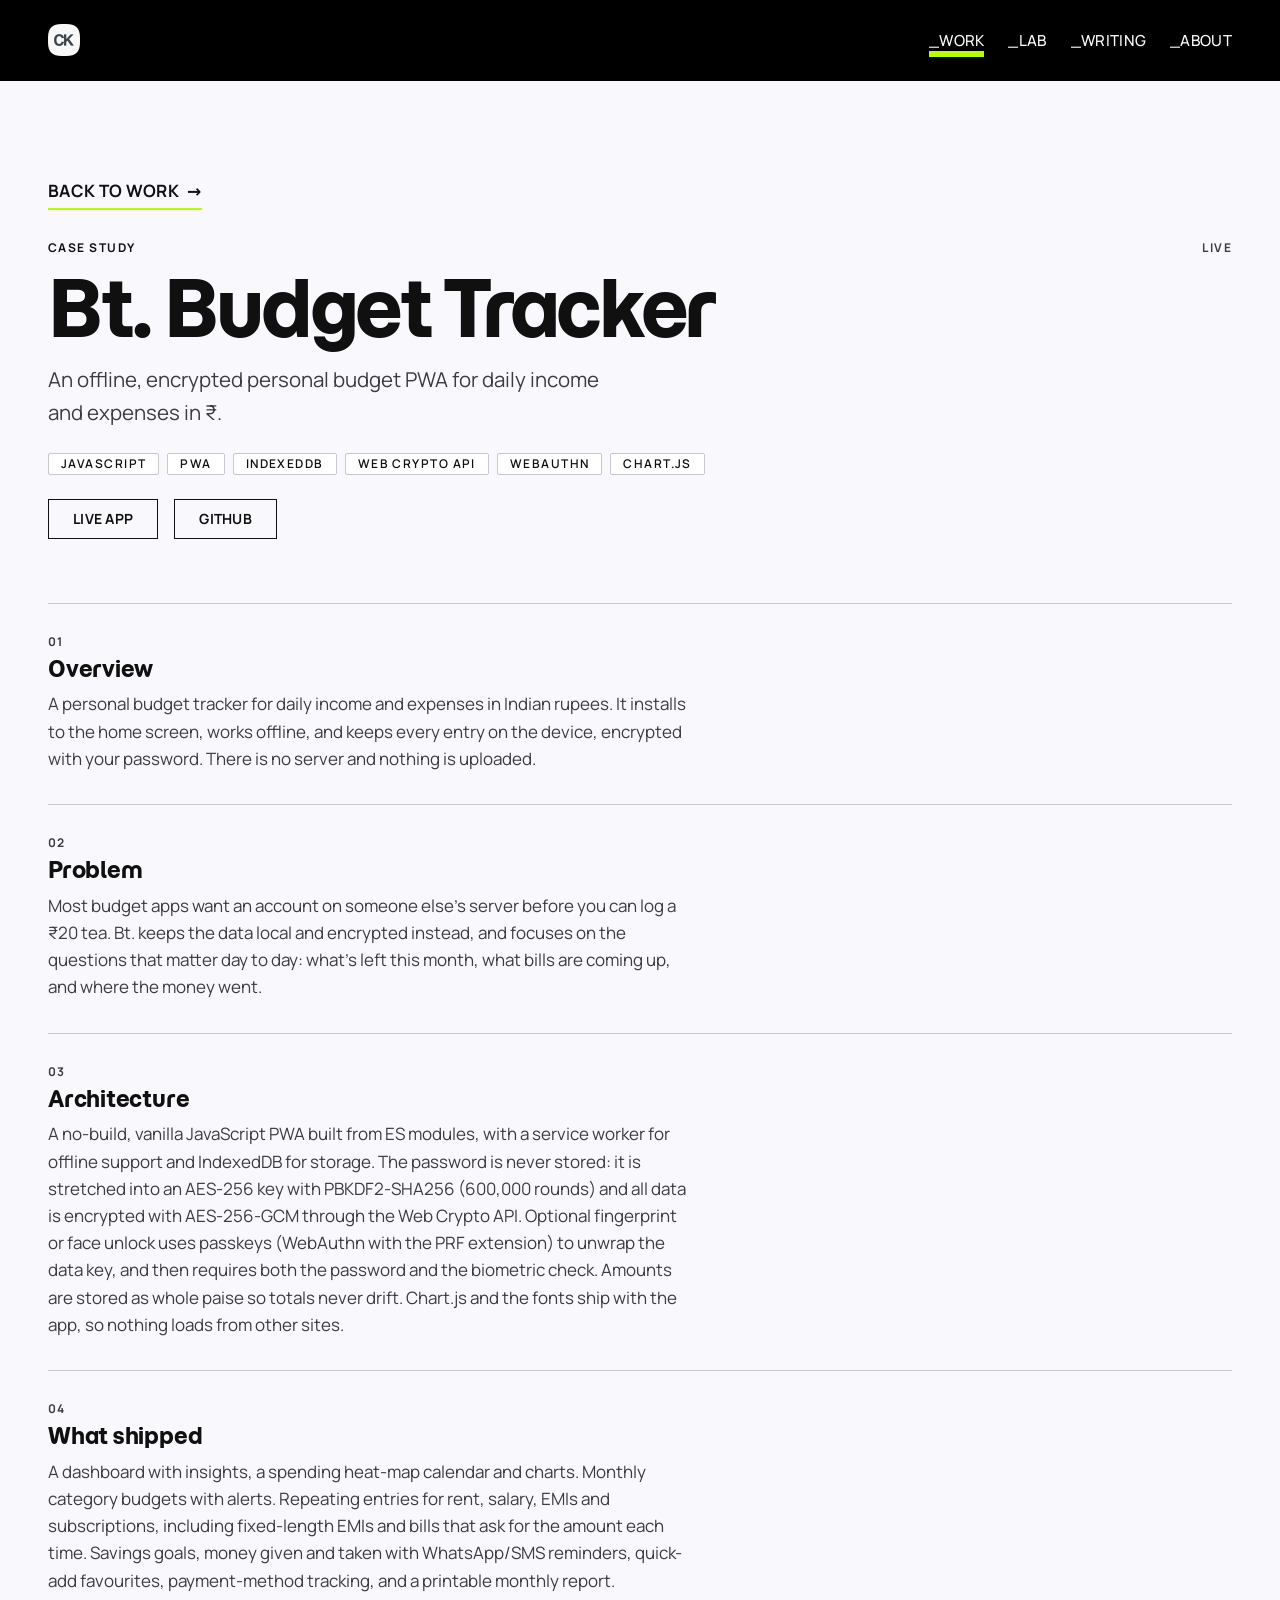
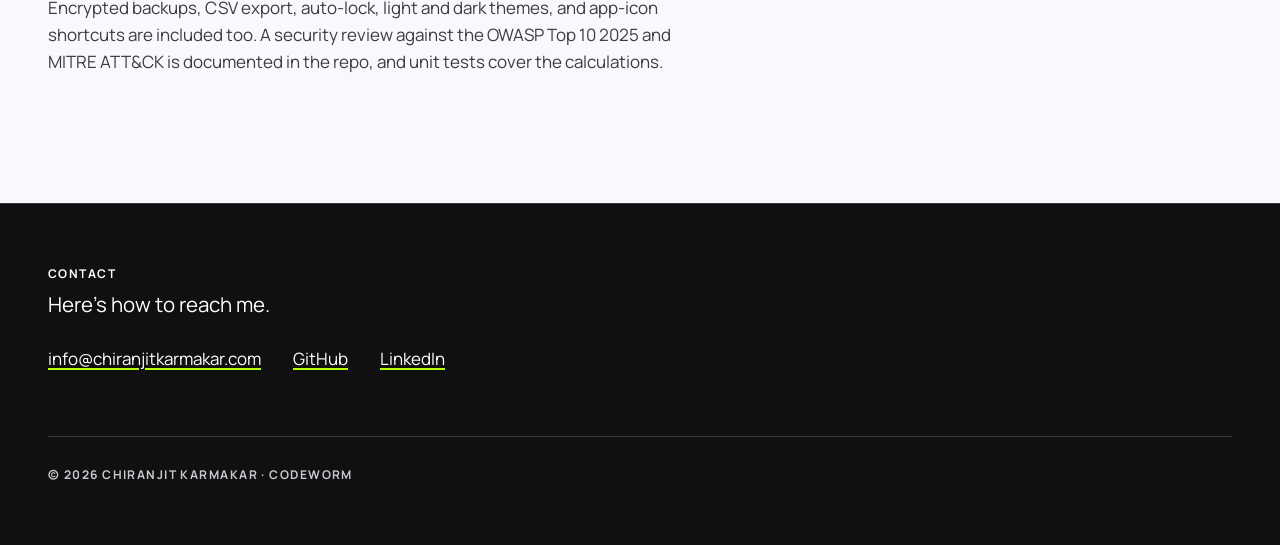
<file: work/budget-tracker/index.html>
<!DOCTYPE html><html lang="en"><head><meta charset="utf-8"><meta name="viewport" content="width=device-width, initial-scale=1, viewport-fit=cover"><meta name="theme-color" content="#f9f9fd"><script>
      (function () {
        document.documentElement.classList.add('js');
      })();
    </script><link rel="icon" type="image/png" href="/logo-48.png"><link rel="apple-touch-icon" href="/logo-180.png"><meta name="generator" content="Astro v7.3.3"><title>Bt. Budget Tracker — Chiranjit Karmakar</title><meta name="description" content="An offline, encrypted personal budget PWA for daily income and expenses in ₹."><link rel="canonical" href="https://www.chiranjitkarmakar.com/work/budget-tracker/"><!-- Open Graph --><meta property="og:type" content="website"><meta property="og:title" content="Bt. Budget Tracker — Chiranjit Karmakar"><meta property="og:description" content="An offline, encrypted personal budget PWA for daily income and expenses in ₹."><meta property="og:url" content="https://www.chiranjitkarmakar.com/work/budget-tracker/"><meta property="og:image" content="https://www.chiranjitkarmakar.com/logo.png"><meta property="og:site_name" content="Chiranjit Karmakar — CODEWORM"><!-- Twitter --><meta name="twitter:card" content="summary"><meta name="twitter:title" content="Bt. Budget Tracker — Chiranjit Karmakar"><meta name="twitter:description" content="An offline, encrypted personal budget PWA for daily income and expenses in ₹."><meta name="twitter:image" content="https://www.chiranjitkarmakar.com/logo.png"><meta name="astro-view-transitions-enabled" content="true"><meta name="astro-view-transitions-fallback" content="animate"><script type="module" src="/_astro/ClientRouter.astro_astro_type_script_index_0_lang.CYDbzu1r.js"></script><link rel="stylesheet" href="/_astro/BaseLayout.rJfuTeXN.css"><link rel="stylesheet" href="/_astro/LinkArrow.CSwGTnBb.css"><style>.page-head[data-astro-cid-pznzci7v]{margin-top:var(--space-32);justify-content:space-between;align-items:baseline;display:flex}.page-heading[data-astro-cid-pznzci7v]{margin-top:var(--space-16)}.page-description[data-astro-cid-pznzci7v]{margin-top:var(--space-16);max-width:560px;color:var(--muted)}.page-tags[data-astro-cid-pznzci7v]{margin-top:var(--space-24)}.page-links[data-astro-cid-pznzci7v]{margin-top:var(--space-24);gap:var(--space-16);flex-wrap:wrap;display:flex}.page-note[data-astro-cid-pznzci7v]{margin-top:var(--space-32);color:var(--muted);max-width:480px}.case-study[data-astro-cid-pznzci7v]{margin-top:var(--space-64);flex-direction:column;display:flex}.case-study__section[data-astro-cid-pznzci7v]{padding-block:var(--space-32);border-top:var(--border-width) solid var(--border);gap:var(--space-8);flex-direction:column;display:flex}.case-study__body[data-astro-cid-pznzci7v]{max-width:640px;color:var(--muted)}
</style><style>[data-astro-transition-scope="astro-typyj2n2-1"] { view-transition-name: site-header; }@layer astro { ::view-transition-old(site-header) { 
	animation-duration: 180ms;
	animation-timing-function: cubic-bezier(0.76, 0, 0.24, 1);
	animation-fill-mode: both;
	animation-name: astroFadeOut; }::view-transition-new(site-header) { 
	animation-duration: 180ms;
	animation-timing-function: cubic-bezier(0.76, 0, 0.24, 1);
	animation-fill-mode: both;
	animation-name: astroFadeIn; }[data-astro-transition=back]::view-transition-old(site-header) { 
	animation-duration: 180ms;
	animation-timing-function: cubic-bezier(0.76, 0, 0.24, 1);
	animation-fill-mode: both;
	animation-name: astroFadeOut; }[data-astro-transition=back]::view-transition-new(site-header) { 
	animation-duration: 180ms;
	animation-timing-function: cubic-bezier(0.76, 0, 0.24, 1);
	animation-fill-mode: both;
	animation-name: astroFadeIn; } }[data-astro-transition-fallback="old"] [data-astro-transition-scope="astro-typyj2n2-1"],
			[data-astro-transition-fallback="old"][data-astro-transition-scope="astro-typyj2n2-1"] { 
	animation-duration: 180ms;
	animation-timing-function: cubic-bezier(0.76, 0, 0.24, 1);
	animation-fill-mode: both;
	animation-name: astroFadeOut; }[data-astro-transition-fallback="new"] [data-astro-transition-scope="astro-typyj2n2-1"],
			[data-astro-transition-fallback="new"][data-astro-transition-scope="astro-typyj2n2-1"] { 
	animation-duration: 180ms;
	animation-timing-function: cubic-bezier(0.76, 0, 0.24, 1);
	animation-fill-mode: both;
	animation-name: astroFadeIn; }[data-astro-transition=back][data-astro-transition-fallback="old"] [data-astro-transition-scope="astro-typyj2n2-1"],
			[data-astro-transition=back][data-astro-transition-fallback="old"][data-astro-transition-scope="astro-typyj2n2-1"] { 
	animation-duration: 180ms;
	animation-timing-function: cubic-bezier(0.76, 0, 0.24, 1);
	animation-fill-mode: both;
	animation-name: astroFadeOut; }[data-astro-transition=back][data-astro-transition-fallback="new"] [data-astro-transition-scope="astro-typyj2n2-1"],
			[data-astro-transition=back][data-astro-transition-fallback="new"][data-astro-transition-scope="astro-typyj2n2-1"] { 
	animation-duration: 180ms;
	animation-timing-function: cubic-bezier(0.76, 0, 0.24, 1);
	animation-fill-mode: both;
	animation-name: astroFadeIn; }</style></head><body><a class="skip-link" href="#main">Skip to content</a><header data-astro-transition-persist="site-header" data-astro-transition-scope="astro-typyj2n2-1" class="site-header" data-astro-cid-fzpbxy5g><div class="container site-header__inner" data-astro-cid-fzpbxy5g><a class="site-header__brand" href="/" aria-label="Chiranjit Karmakar — home" data-astro-cid-fzpbxy5g><img class="site-header__logo" src="/logo-64.png" alt="" width="32" height="32" data-astro-cid-fzpbxy5g></a><nav aria-label="Primary" data-astro-cid-fzpbxy5g><ul class="site-header__nav" data-astro-cid-fzpbxy5g><li data-astro-cid-fzpbxy5g><a class="text-nav site-header__link" href="/work" aria-current="page" data-astro-cid-fzpbxy5g>Work</a></li><li data-astro-cid-fzpbxy5g><a class="text-nav site-header__link" href="/lab" data-astro-cid-fzpbxy5g>Lab</a></li><li data-astro-cid-fzpbxy5g><a class="text-nav site-header__link" href="/writing" data-astro-cid-fzpbxy5g>Writing</a></li><li data-astro-cid-fzpbxy5g><a class="text-nav site-header__link" href="/about" data-astro-cid-fzpbxy5g>About</a></li></ul></nav></div></header><!-- Outside <header>: the header's view-transition name makes it its own
     stacking context, which would trap this fixed bar beneath page content. --><nav class="tabbar" aria-label="Primary (mobile)" data-astro-cid-fzpbxy5g><div class="tabbar__glass" aria-hidden="true" data-astro-cid-fzpbxy5g></div><div class="tabbar__edge" aria-hidden="true" data-astro-cid-fzpbxy5g><span class="tabbar__edge-side tabbar__edge-side--left" data-astro-cid-fzpbxy5g></span><svg class="tabbar__edge-notch" viewBox="0 0 120 68" data-astro-cid-fzpbxy5g><path class="tabbar__edge-line" d="M0 0.5H10C22 0.5 26 6 30 14A36 36 0 0 0 90 14C94 6 98 0.5 110 0.5H120" data-astro-cid-fzpbxy5g></path><path class="tabbar__edge-shine" d="M0 1.5H10C21.5 1.5 25.2 7 29.2 14.6A36 36 0 0 0 90.8 14.6C94.8 7 98.5 1.5 110 1.5H120" data-astro-cid-fzpbxy5g></path></svg><span class="tabbar__edge-side tabbar__edge-side--right" data-astro-cid-fzpbxy5g></span></div><ul class="tabbar__list" data-astro-cid-fzpbxy5g><li data-astro-cid-fzpbxy5g><a class="tabbar__link" href="/" data-astro-cid-fzpbxy5g><svg class="tabbar__icon" viewBox="0 0 24 24" aria-hidden="true" data-astro-cid-fzpbxy5g><path d="M3 10.5 12 3l9 7.5"/><path d="M5 9v11a1 1 0 0 0 1 1h4v-6h4v6h4a1 1 0 0 0 1-1V9"/></svg><span data-astro-cid-fzpbxy5g>Home</span></a></li><li data-astro-cid-fzpbxy5g><a class="tabbar__link" href="/lab" data-astro-cid-fzpbxy5g><svg class="tabbar__icon" viewBox="0 0 24 24" aria-hidden="true" data-astro-cid-fzpbxy5g><path d="M9 3h6"/><path d="M10 3v6.5L4.6 18.2A1.8 1.8 0 0 0 6.1 21h11.8a1.8 1.8 0 0 0 1.5-2.8L14 9.5V3"/><path d="M7.2 15h9.6"/></svg><span data-astro-cid-fzpbxy5g>Lab</span></a></li><li class="tabbar__center" data-astro-cid-fzpbxy5g><a class="tabbar__link tabbar__primary" href="/work" aria-current="page" data-astro-cid-fzpbxy5g><svg class="tabbar__icon" viewBox="0 0 24 24" aria-hidden="true" data-astro-cid-fzpbxy5g><rect x="3" y="7" width="18" height="13" rx="2"/><path d="M8 7V5a2 2 0 0 1 2-2h4a2 2 0 0 1 2 2v2"/><path d="M3 13h18"/></svg><span data-astro-cid-fzpbxy5g>Work</span></a></li><li data-astro-cid-fzpbxy5g><a class="tabbar__link" href="/writing" data-astro-cid-fzpbxy5g><svg class="tabbar__icon" viewBox="0 0 24 24" aria-hidden="true" data-astro-cid-fzpbxy5g><path d="M12 20h9"/><path d="M16.4 3.6a2.1 2.1 0 1 1 3 3L7 19l-4 1 1-4Z"/></svg><span data-astro-cid-fzpbxy5g>Writing</span></a></li><li data-astro-cid-fzpbxy5g><a class="tabbar__link" href="/about" data-astro-cid-fzpbxy5g><svg class="tabbar__icon" viewBox="0 0 24 24" aria-hidden="true" data-astro-cid-fzpbxy5g><circle cx="12" cy="8" r="4"/><path d="M4 21a8 8 0 0 1 16 0"/></svg><span data-astro-cid-fzpbxy5g>About</span></a></li></ul></nav><script type="module">function e(){let e=window.location.pathname;document.querySelectorAll(`.site-header__link, .tabbar__link`).forEach(t=>{let n=t.getAttribute(`href`);(n===`/`?e===`/`:n&&e.startsWith(n))?t.setAttribute(`aria-current`,`page`):t.removeAttribute(`aria-current`)})}e(),document.addEventListener(`astro:after-swap`,e);</script><main class="container section" id="main" data-astro-cid-pznzci7v><a class="link-arrow" href="/work"><span>Back to work</span><span class="link-arrow__arrow" aria-hidden="true">→</span></a><div class="page-head" data-astro-cid-pznzci7v><p class="text-label page-eyebrow" data-astro-cid-pznzci7v>Case study</p><p class="text-meta page-status" data-astro-cid-pznzci7v>Live</p></div><h1 class="text-h1 page-heading" data-astro-cid-pznzci7v>Bt. Budget Tracker</h1><p class="text-body-lg page-description" data-astro-cid-pznzci7v>An offline, encrypted personal budget PWA for daily income and expenses in ₹.</p><ul class="tag-list page-tags" data-astro-cid-pznzci7v><li class="tag" data-astro-cid-pznzci7v>JavaScript</li><li class="tag" data-astro-cid-pznzci7v>PWA</li><li class="tag" data-astro-cid-pznzci7v>IndexedDB</li><li class="tag" data-astro-cid-pznzci7v>Web Crypto API</li><li class="tag" data-astro-cid-pznzci7v>WebAuthn</li><li class="tag" data-astro-cid-pznzci7v>Chart.js</li></ul><div class="page-links" data-astro-cid-pznzci7v><a class="btn btn-secondary" href="https://www.chiranjitkarmakar.com/budget-tracker/" target="_blank" rel="noopener noreferrer" data-astro-cid-pznzci7v>Live app</a><a class="btn btn-secondary" href="https://github.com/chiranjit2020/budget-tracker" target="_blank" rel="noopener noreferrer" data-astro-cid-pznzci7v>GitHub</a></div><ol class="case-study" data-astro-cid-pznzci7v><li class="case-study__section" data-reveal data-astro-cid-pznzci7v><p class="text-meta" data-astro-cid-pznzci7v>01</p><h2 class="text-h3" data-astro-cid-pznzci7v>Overview</h2><p class="text-body case-study__body" data-astro-cid-pznzci7v>A personal budget tracker for daily income and expenses in Indian rupees. It installs to the home screen, works offline, and keeps every entry on the device, encrypted with your password. There is no server and nothing is uploaded.</p></li><li class="case-study__section" data-reveal data-astro-cid-pznzci7v><p class="text-meta" data-astro-cid-pznzci7v>02</p><h2 class="text-h3" data-astro-cid-pznzci7v>Problem</h2><p class="text-body case-study__body" data-astro-cid-pznzci7v>Most budget apps want an account on someone else&#39;s server before you can log a ₹20 tea. Bt. keeps the data local and encrypted instead, and focuses on the questions that matter day to day: what&#39;s left this month, what bills are coming up, and where the money went.</p></li><li class="case-study__section" data-reveal data-astro-cid-pznzci7v><p class="text-meta" data-astro-cid-pznzci7v>03</p><h2 class="text-h3" data-astro-cid-pznzci7v>Architecture</h2><p class="text-body case-study__body" data-astro-cid-pznzci7v>A no-build, vanilla JavaScript PWA built from ES modules, with a service worker for offline support and IndexedDB for storage. The password is never stored: it is stretched into an AES-256 key with PBKDF2-SHA256 (600,000 rounds) and all data is encrypted with AES-256-GCM through the Web Crypto API. Optional fingerprint or face unlock uses passkeys (WebAuthn with the PRF extension) to unwrap the data key, and then requires both the password and the biometric check. Amounts are stored as whole paise so totals never drift. Chart.js and the fonts ship with the app, so nothing loads from other sites.</p></li><li class="case-study__section" data-reveal data-astro-cid-pznzci7v><p class="text-meta" data-astro-cid-pznzci7v>04</p><h2 class="text-h3" data-astro-cid-pznzci7v>What shipped</h2><p class="text-body case-study__body" data-astro-cid-pznzci7v>A dashboard with insights, a spending heat-map calendar and charts. Monthly category budgets with alerts. Repeating entries for rent, salary, EMIs and subscriptions, including fixed-length EMIs and bills that ask for the amount each time. Savings goals, money given and taken with WhatsApp/SMS reminders, quick-add favourites, payment-method tracking, and a printable monthly report. Encrypted backups, CSV export, auto-lock, light and dark themes, and app-icon shortcuts are included too. A security review against the OWASP Top 10 2025 and MITRE ATT&amp;CK is documented in the repo, and unit tests cover the calculations.</p></li></ol></main><footer class="site-footer section-inverse" data-astro-cid-nns7i3if><div class="container site-footer__inner" data-astro-cid-nns7i3if><div data-astro-cid-nns7i3if><p class="text-label" data-astro-cid-nns7i3if>Contact</p><p class="text-body-lg site-footer__lead" data-astro-cid-nns7i3if>Here's how to reach me.</p><ul class="site-footer__links" data-astro-cid-nns7i3if><li data-astro-cid-nns7i3if><a class="link-underline" href="mailto:info@chiranjitkarmakar.com" data-astro-cid-nns7i3if>info@chiranjitkarmakar.com</a></li><li data-astro-cid-nns7i3if><a class="link-underline" href="https://github.com/chiranjit2020" target="_blank" rel="noopener noreferrer" data-astro-cid-nns7i3if>GitHub</a></li><li data-astro-cid-nns7i3if><a class="link-underline" href="https://www.linkedin.com/in/chiranjit-karmakar-6b8639203" target="_blank" rel="noopener noreferrer" data-astro-cid-nns7i3if>LinkedIn</a></li></ul></div><div class="site-footer__bottom" data-astro-cid-nns7i3if><p class="text-meta site-footer__meta" data-astro-cid-nns7i3if>© 2026 Chiranjit Karmakar · CODEWORM</p></div></div></footer><script type="module">function e(){let e=document.querySelectorAll(`[data-reveal]:not(.is-visible)`);if(e.length===0)return;let t=()=>e.forEach(e=>e.classList.add(`is-visible`)),n=window.matchMedia(`(prefers-reduced-motion: reduce)`).matches;if(!(`IntersectionObserver`in window)||n){t();return}let r=new IntersectionObserver(e=>{for(let t of e)t.isIntersecting&&(t.target.classList.add(`is-visible`),r.unobserve(t.target))},{threshold:.15,rootMargin:`0px 0px -40px 0px`});e.forEach(e=>r.observe(e)),setTimeout(()=>{r.disconnect(),t()},1e3)}document.addEventListener(`astro:page-load`,e);</script></body></html>
</file>
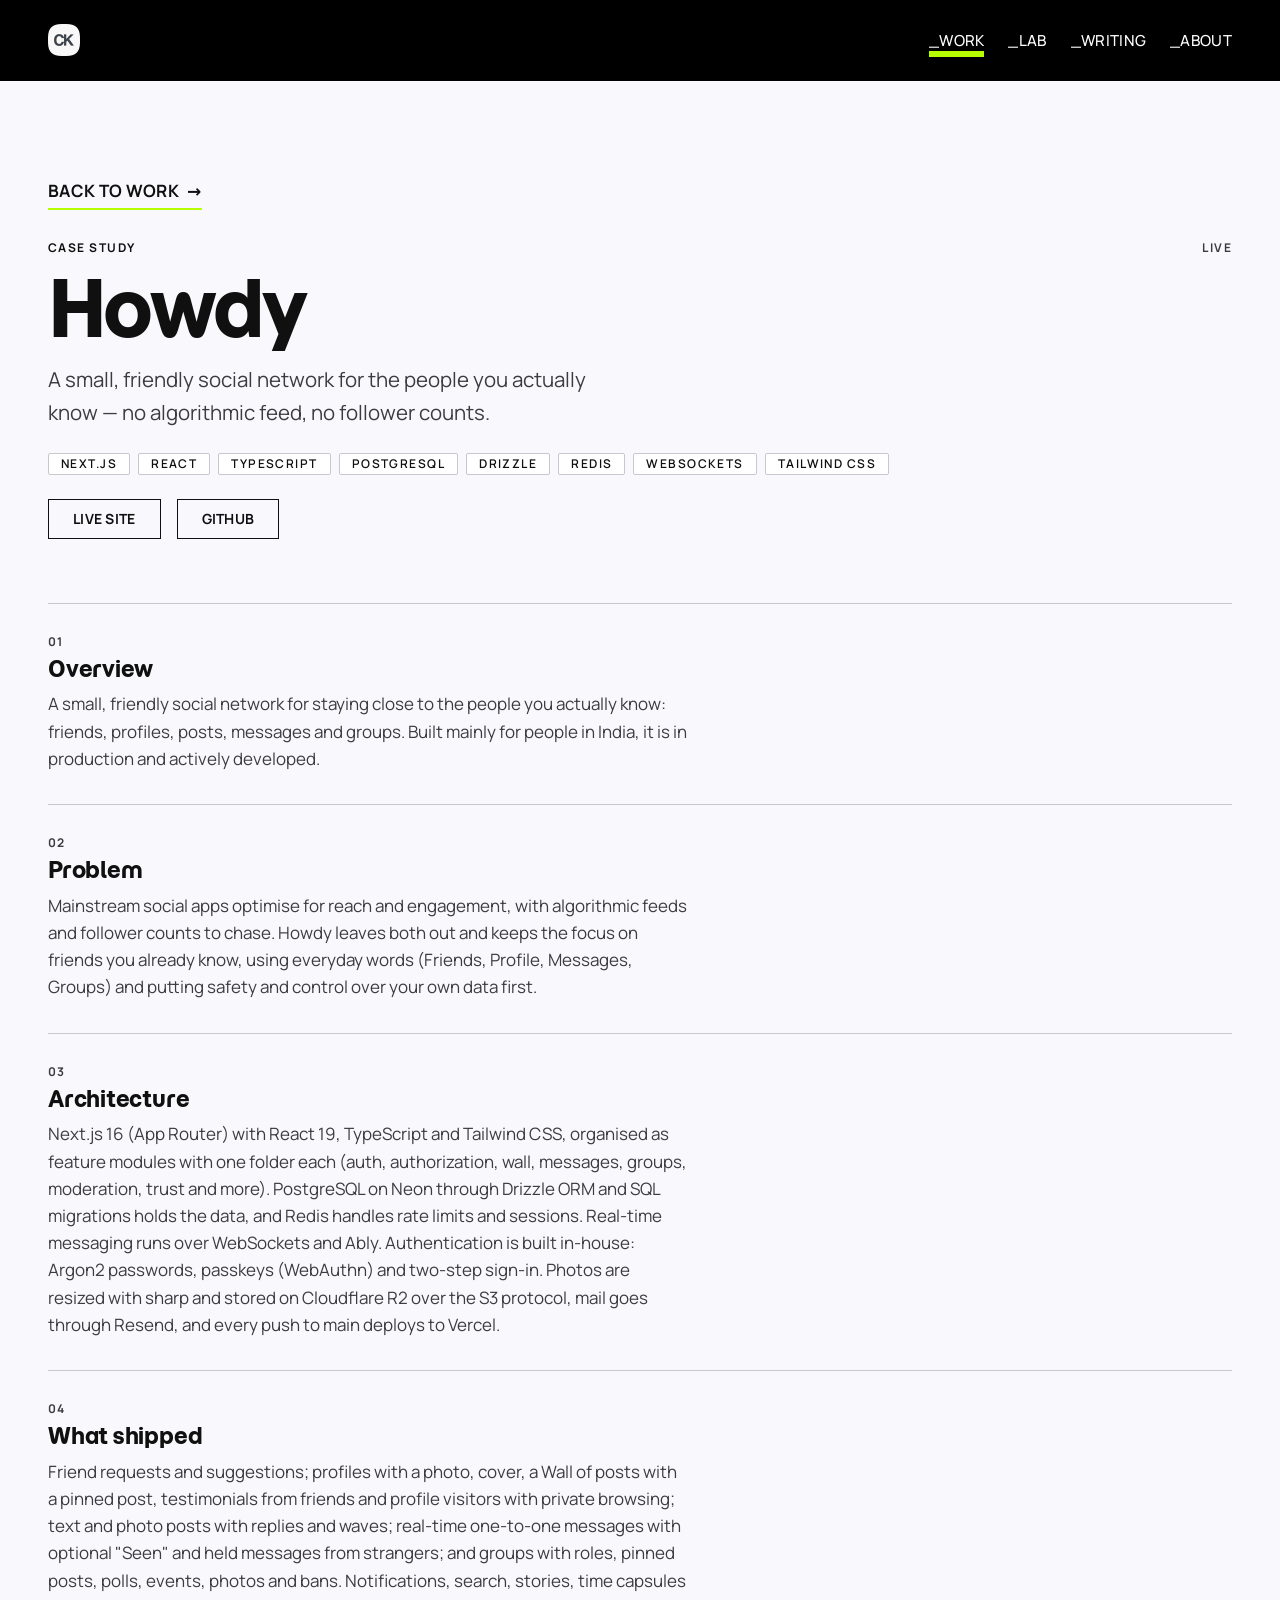
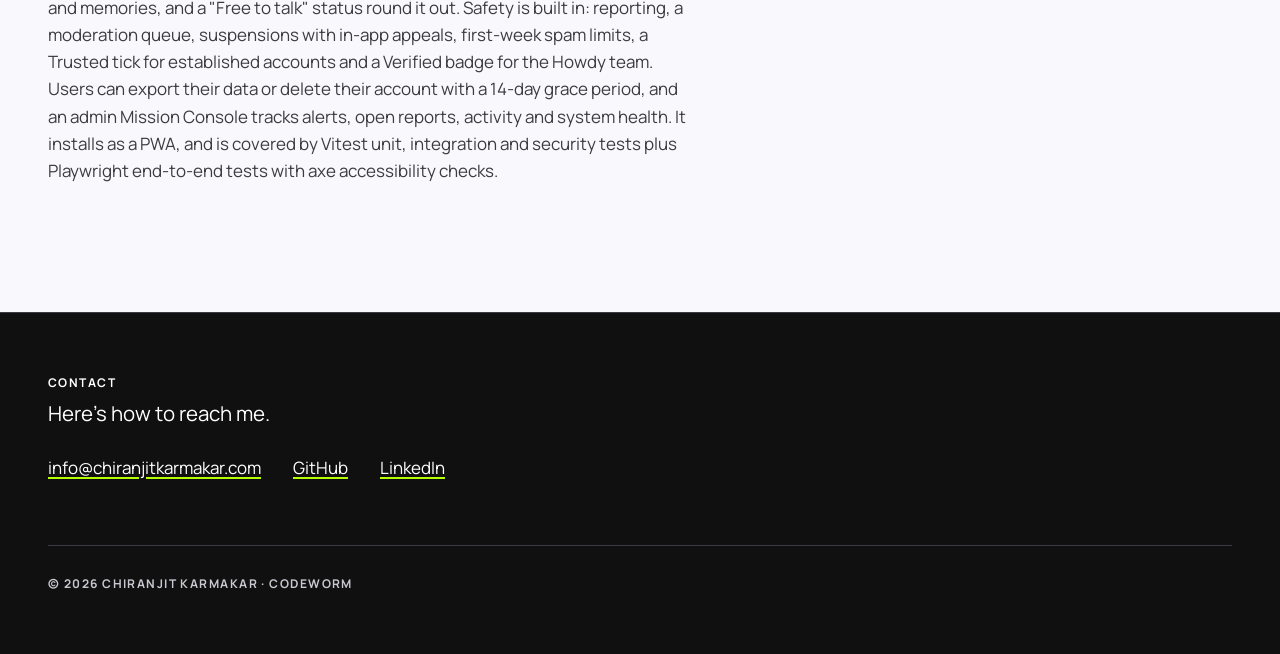
<file: work/howdy/index.html>
<!DOCTYPE html><html lang="en"><head><meta charset="utf-8"><meta name="viewport" content="width=device-width, initial-scale=1, viewport-fit=cover"><meta name="theme-color" content="#f9f9fd"><script>
      (function () {
        document.documentElement.classList.add('js');
      })();
    </script><link rel="icon" type="image/png" href="/logo-48.png"><link rel="apple-touch-icon" href="/logo-180.png"><meta name="generator" content="Astro v7.3.3"><title>Howdy — Chiranjit Karmakar</title><meta name="description" content="A small, friendly social network for the people you actually know — no algorithmic feed, no follower counts."><link rel="canonical" href="https://www.chiranjitkarmakar.com/work/howdy/"><!-- Open Graph --><meta property="og:type" content="website"><meta property="og:title" content="Howdy — Chiranjit Karmakar"><meta property="og:description" content="A small, friendly social network for the people you actually know — no algorithmic feed, no follower counts."><meta property="og:url" content="https://www.chiranjitkarmakar.com/work/howdy/"><meta property="og:image" content="https://www.chiranjitkarmakar.com/logo.png"><meta property="og:site_name" content="Chiranjit Karmakar — CODEWORM"><!-- Twitter --><meta name="twitter:card" content="summary"><meta name="twitter:title" content="Howdy — Chiranjit Karmakar"><meta name="twitter:description" content="A small, friendly social network for the people you actually know — no algorithmic feed, no follower counts."><meta name="twitter:image" content="https://www.chiranjitkarmakar.com/logo.png"><meta name="astro-view-transitions-enabled" content="true"><meta name="astro-view-transitions-fallback" content="animate"><script type="module" src="/_astro/ClientRouter.astro_astro_type_script_index_0_lang.CYDbzu1r.js"></script><link rel="stylesheet" href="/_astro/BaseLayout.rJfuTeXN.css"><link rel="stylesheet" href="/_astro/LinkArrow.CSwGTnBb.css"><style>.page-head[data-astro-cid-pznzci7v]{margin-top:var(--space-32);justify-content:space-between;align-items:baseline;display:flex}.page-heading[data-astro-cid-pznzci7v]{margin-top:var(--space-16)}.page-description[data-astro-cid-pznzci7v]{margin-top:var(--space-16);max-width:560px;color:var(--muted)}.page-tags[data-astro-cid-pznzci7v]{margin-top:var(--space-24)}.page-links[data-astro-cid-pznzci7v]{margin-top:var(--space-24);gap:var(--space-16);flex-wrap:wrap;display:flex}.page-note[data-astro-cid-pznzci7v]{margin-top:var(--space-32);color:var(--muted);max-width:480px}.case-study[data-astro-cid-pznzci7v]{margin-top:var(--space-64);flex-direction:column;display:flex}.case-study__section[data-astro-cid-pznzci7v]{padding-block:var(--space-32);border-top:var(--border-width) solid var(--border);gap:var(--space-8);flex-direction:column;display:flex}.case-study__body[data-astro-cid-pznzci7v]{max-width:640px;color:var(--muted)}
</style><style>[data-astro-transition-scope="astro-typyj2n2-1"] { view-transition-name: site-header; }@layer astro { ::view-transition-old(site-header) { 
	animation-duration: 180ms;
	animation-timing-function: cubic-bezier(0.76, 0, 0.24, 1);
	animation-fill-mode: both;
	animation-name: astroFadeOut; }::view-transition-new(site-header) { 
	animation-duration: 180ms;
	animation-timing-function: cubic-bezier(0.76, 0, 0.24, 1);
	animation-fill-mode: both;
	animation-name: astroFadeIn; }[data-astro-transition=back]::view-transition-old(site-header) { 
	animation-duration: 180ms;
	animation-timing-function: cubic-bezier(0.76, 0, 0.24, 1);
	animation-fill-mode: both;
	animation-name: astroFadeOut; }[data-astro-transition=back]::view-transition-new(site-header) { 
	animation-duration: 180ms;
	animation-timing-function: cubic-bezier(0.76, 0, 0.24, 1);
	animation-fill-mode: both;
	animation-name: astroFadeIn; } }[data-astro-transition-fallback="old"] [data-astro-transition-scope="astro-typyj2n2-1"],
			[data-astro-transition-fallback="old"][data-astro-transition-scope="astro-typyj2n2-1"] { 
	animation-duration: 180ms;
	animation-timing-function: cubic-bezier(0.76, 0, 0.24, 1);
	animation-fill-mode: both;
	animation-name: astroFadeOut; }[data-astro-transition-fallback="new"] [data-astro-transition-scope="astro-typyj2n2-1"],
			[data-astro-transition-fallback="new"][data-astro-transition-scope="astro-typyj2n2-1"] { 
	animation-duration: 180ms;
	animation-timing-function: cubic-bezier(0.76, 0, 0.24, 1);
	animation-fill-mode: both;
	animation-name: astroFadeIn; }[data-astro-transition=back][data-astro-transition-fallback="old"] [data-astro-transition-scope="astro-typyj2n2-1"],
			[data-astro-transition=back][data-astro-transition-fallback="old"][data-astro-transition-scope="astro-typyj2n2-1"] { 
	animation-duration: 180ms;
	animation-timing-function: cubic-bezier(0.76, 0, 0.24, 1);
	animation-fill-mode: both;
	animation-name: astroFadeOut; }[data-astro-transition=back][data-astro-transition-fallback="new"] [data-astro-transition-scope="astro-typyj2n2-1"],
			[data-astro-transition=back][data-astro-transition-fallback="new"][data-astro-transition-scope="astro-typyj2n2-1"] { 
	animation-duration: 180ms;
	animation-timing-function: cubic-bezier(0.76, 0, 0.24, 1);
	animation-fill-mode: both;
	animation-name: astroFadeIn; }</style></head><body><a class="skip-link" href="#main">Skip to content</a><header data-astro-transition-persist="site-header" data-astro-transition-scope="astro-typyj2n2-1" class="site-header" data-astro-cid-fzpbxy5g><div class="container site-header__inner" data-astro-cid-fzpbxy5g><a class="site-header__brand" href="/" aria-label="Chiranjit Karmakar — home" data-astro-cid-fzpbxy5g><img class="site-header__logo" src="/logo-64.png" alt="" width="32" height="32" data-astro-cid-fzpbxy5g></a><nav aria-label="Primary" data-astro-cid-fzpbxy5g><ul class="site-header__nav" data-astro-cid-fzpbxy5g><li data-astro-cid-fzpbxy5g><a class="text-nav site-header__link" href="/work" aria-current="page" data-astro-cid-fzpbxy5g>Work</a></li><li data-astro-cid-fzpbxy5g><a class="text-nav site-header__link" href="/lab" data-astro-cid-fzpbxy5g>Lab</a></li><li data-astro-cid-fzpbxy5g><a class="text-nav site-header__link" href="/writing" data-astro-cid-fzpbxy5g>Writing</a></li><li data-astro-cid-fzpbxy5g><a class="text-nav site-header__link" href="/about" data-astro-cid-fzpbxy5g>About</a></li></ul></nav></div></header><!-- Outside <header>: the header's view-transition name makes it its own
     stacking context, which would trap this fixed bar beneath page content. --><nav class="tabbar" aria-label="Primary (mobile)" data-astro-cid-fzpbxy5g><div class="tabbar__glass" aria-hidden="true" data-astro-cid-fzpbxy5g></div><div class="tabbar__edge" aria-hidden="true" data-astro-cid-fzpbxy5g><span class="tabbar__edge-side tabbar__edge-side--left" data-astro-cid-fzpbxy5g></span><svg class="tabbar__edge-notch" viewBox="0 0 120 68" data-astro-cid-fzpbxy5g><path class="tabbar__edge-line" d="M0 0.5H10C22 0.5 26 6 30 14A36 36 0 0 0 90 14C94 6 98 0.5 110 0.5H120" data-astro-cid-fzpbxy5g></path><path class="tabbar__edge-shine" d="M0 1.5H10C21.5 1.5 25.2 7 29.2 14.6A36 36 0 0 0 90.8 14.6C94.8 7 98.5 1.5 110 1.5H120" data-astro-cid-fzpbxy5g></path></svg><span class="tabbar__edge-side tabbar__edge-side--right" data-astro-cid-fzpbxy5g></span></div><ul class="tabbar__list" data-astro-cid-fzpbxy5g><li data-astro-cid-fzpbxy5g><a class="tabbar__link" href="/" data-astro-cid-fzpbxy5g><svg class="tabbar__icon" viewBox="0 0 24 24" aria-hidden="true" data-astro-cid-fzpbxy5g><path d="M3 10.5 12 3l9 7.5"/><path d="M5 9v11a1 1 0 0 0 1 1h4v-6h4v6h4a1 1 0 0 0 1-1V9"/></svg><span data-astro-cid-fzpbxy5g>Home</span></a></li><li data-astro-cid-fzpbxy5g><a class="tabbar__link" href="/lab" data-astro-cid-fzpbxy5g><svg class="tabbar__icon" viewBox="0 0 24 24" aria-hidden="true" data-astro-cid-fzpbxy5g><path d="M9 3h6"/><path d="M10 3v6.5L4.6 18.2A1.8 1.8 0 0 0 6.1 21h11.8a1.8 1.8 0 0 0 1.5-2.8L14 9.5V3"/><path d="M7.2 15h9.6"/></svg><span data-astro-cid-fzpbxy5g>Lab</span></a></li><li class="tabbar__center" data-astro-cid-fzpbxy5g><a class="tabbar__link tabbar__primary" href="/work" aria-current="page" data-astro-cid-fzpbxy5g><svg class="tabbar__icon" viewBox="0 0 24 24" aria-hidden="true" data-astro-cid-fzpbxy5g><rect x="3" y="7" width="18" height="13" rx="2"/><path d="M8 7V5a2 2 0 0 1 2-2h4a2 2 0 0 1 2 2v2"/><path d="M3 13h18"/></svg><span data-astro-cid-fzpbxy5g>Work</span></a></li><li data-astro-cid-fzpbxy5g><a class="tabbar__link" href="/writing" data-astro-cid-fzpbxy5g><svg class="tabbar__icon" viewBox="0 0 24 24" aria-hidden="true" data-astro-cid-fzpbxy5g><path d="M12 20h9"/><path d="M16.4 3.6a2.1 2.1 0 1 1 3 3L7 19l-4 1 1-4Z"/></svg><span data-astro-cid-fzpbxy5g>Writing</span></a></li><li data-astro-cid-fzpbxy5g><a class="tabbar__link" href="/about" data-astro-cid-fzpbxy5g><svg class="tabbar__icon" viewBox="0 0 24 24" aria-hidden="true" data-astro-cid-fzpbxy5g><circle cx="12" cy="8" r="4"/><path d="M4 21a8 8 0 0 1 16 0"/></svg><span data-astro-cid-fzpbxy5g>About</span></a></li></ul></nav><script type="module">function e(){let e=window.location.pathname;document.querySelectorAll(`.site-header__link, .tabbar__link`).forEach(t=>{let n=t.getAttribute(`href`);(n===`/`?e===`/`:n&&e.startsWith(n))?t.setAttribute(`aria-current`,`page`):t.removeAttribute(`aria-current`)})}e(),document.addEventListener(`astro:after-swap`,e);</script><main class="container section" id="main" data-astro-cid-pznzci7v><a class="link-arrow" href="/work"><span>Back to work</span><span class="link-arrow__arrow" aria-hidden="true">→</span></a><div class="page-head" data-astro-cid-pznzci7v><p class="text-label page-eyebrow" data-astro-cid-pznzci7v>Case study</p><p class="text-meta page-status" data-astro-cid-pznzci7v>Live</p></div><h1 class="text-h1 page-heading" data-astro-cid-pznzci7v>Howdy</h1><p class="text-body-lg page-description" data-astro-cid-pznzci7v>A small, friendly social network for the people you actually know — no algorithmic feed, no follower counts.</p><ul class="tag-list page-tags" data-astro-cid-pznzci7v><li class="tag" data-astro-cid-pznzci7v>Next.js</li><li class="tag" data-astro-cid-pznzci7v>React</li><li class="tag" data-astro-cid-pznzci7v>TypeScript</li><li class="tag" data-astro-cid-pznzci7v>PostgreSQL</li><li class="tag" data-astro-cid-pznzci7v>Drizzle</li><li class="tag" data-astro-cid-pznzci7v>Redis</li><li class="tag" data-astro-cid-pznzci7v>WebSockets</li><li class="tag" data-astro-cid-pznzci7v>Tailwind CSS</li></ul><div class="page-links" data-astro-cid-pznzci7v><a class="btn btn-secondary" href="https://howdy.chiranjitkarmakar.com" target="_blank" rel="noopener noreferrer" data-astro-cid-pznzci7v>Live site</a><a class="btn btn-secondary" href="https://github.com/chiranjit2020/howdy" target="_blank" rel="noopener noreferrer" data-astro-cid-pznzci7v>GitHub</a></div><ol class="case-study" data-astro-cid-pznzci7v><li class="case-study__section" data-reveal data-astro-cid-pznzci7v><p class="text-meta" data-astro-cid-pznzci7v>01</p><h2 class="text-h3" data-astro-cid-pznzci7v>Overview</h2><p class="text-body case-study__body" data-astro-cid-pznzci7v>A small, friendly social network for staying close to the people you actually know: friends, profiles, posts, messages and groups. Built mainly for people in India, it is in production and actively developed.</p></li><li class="case-study__section" data-reveal data-astro-cid-pznzci7v><p class="text-meta" data-astro-cid-pznzci7v>02</p><h2 class="text-h3" data-astro-cid-pznzci7v>Problem</h2><p class="text-body case-study__body" data-astro-cid-pznzci7v>Mainstream social apps optimise for reach and engagement, with algorithmic feeds and follower counts to chase. Howdy leaves both out and keeps the focus on friends you already know, using everyday words (Friends, Profile, Messages, Groups) and putting safety and control over your own data first.</p></li><li class="case-study__section" data-reveal data-astro-cid-pznzci7v><p class="text-meta" data-astro-cid-pznzci7v>03</p><h2 class="text-h3" data-astro-cid-pznzci7v>Architecture</h2><p class="text-body case-study__body" data-astro-cid-pznzci7v>Next.js 16 (App Router) with React 19, TypeScript and Tailwind CSS, organised as feature modules with one folder each (auth, authorization, wall, messages, groups, moderation, trust and more). PostgreSQL on Neon through Drizzle ORM and SQL migrations holds the data, and Redis handles rate limits and sessions. Real-time messaging runs over WebSockets and Ably. Authentication is built in-house: Argon2 passwords, passkeys (WebAuthn) and two-step sign-in. Photos are resized with sharp and stored on Cloudflare R2 over the S3 protocol, mail goes through Resend, and every push to main deploys to Vercel.</p></li><li class="case-study__section" data-reveal data-astro-cid-pznzci7v><p class="text-meta" data-astro-cid-pznzci7v>04</p><h2 class="text-h3" data-astro-cid-pznzci7v>What shipped</h2><p class="text-body case-study__body" data-astro-cid-pznzci7v>Friend requests and suggestions; profiles with a photo, cover, a Wall of posts with a pinned post, testimonials from friends and profile visitors with private browsing; text and photo posts with replies and waves; real-time one-to-one messages with optional &quot;Seen&quot; and held messages from strangers; and groups with roles, pinned posts, polls, events, photos and bans. Notifications, search, stories, time capsules and memories, and a &quot;Free to talk&quot; status round it out. Safety is built in: reporting, a moderation queue, suspensions with in-app appeals, first-week spam limits, a Trusted tick for established accounts and a Verified badge for the Howdy team. Users can export their data or delete their account with a 14-day grace period, and an admin Mission Console tracks alerts, open reports, activity and system health. It installs as a PWA, and is covered by Vitest unit, integration and security tests plus Playwright end-to-end tests with axe accessibility checks.</p></li></ol></main><footer class="site-footer section-inverse" data-astro-cid-nns7i3if><div class="container site-footer__inner" data-astro-cid-nns7i3if><div data-astro-cid-nns7i3if><p class="text-label" data-astro-cid-nns7i3if>Contact</p><p class="text-body-lg site-footer__lead" data-astro-cid-nns7i3if>Here's how to reach me.</p><ul class="site-footer__links" data-astro-cid-nns7i3if><li data-astro-cid-nns7i3if><a class="link-underline" href="mailto:info@chiranjitkarmakar.com" data-astro-cid-nns7i3if>info@chiranjitkarmakar.com</a></li><li data-astro-cid-nns7i3if><a class="link-underline" href="https://github.com/chiranjit2020" target="_blank" rel="noopener noreferrer" data-astro-cid-nns7i3if>GitHub</a></li><li data-astro-cid-nns7i3if><a class="link-underline" href="https://www.linkedin.com/in/chiranjit-karmakar-6b8639203" target="_blank" rel="noopener noreferrer" data-astro-cid-nns7i3if>LinkedIn</a></li></ul></div><div class="site-footer__bottom" data-astro-cid-nns7i3if><p class="text-meta site-footer__meta" data-astro-cid-nns7i3if>© 2026 Chiranjit Karmakar · CODEWORM</p></div></div></footer><script type="module">function e(){let e=document.querySelectorAll(`[data-reveal]:not(.is-visible)`);if(e.length===0)return;let t=()=>e.forEach(e=>e.classList.add(`is-visible`)),n=window.matchMedia(`(prefers-reduced-motion: reduce)`).matches;if(!(`IntersectionObserver`in window)||n){t();return}let r=new IntersectionObserver(e=>{for(let t of e)t.isIntersecting&&(t.target.classList.add(`is-visible`),r.unobserve(t.target))},{threshold:.15,rootMargin:`0px 0px -40px 0px`});e.forEach(e=>r.observe(e)),setTimeout(()=>{r.disconnect(),t()},1e3)}document.addEventListener(`astro:page-load`,e);</script></body></html>
</file>
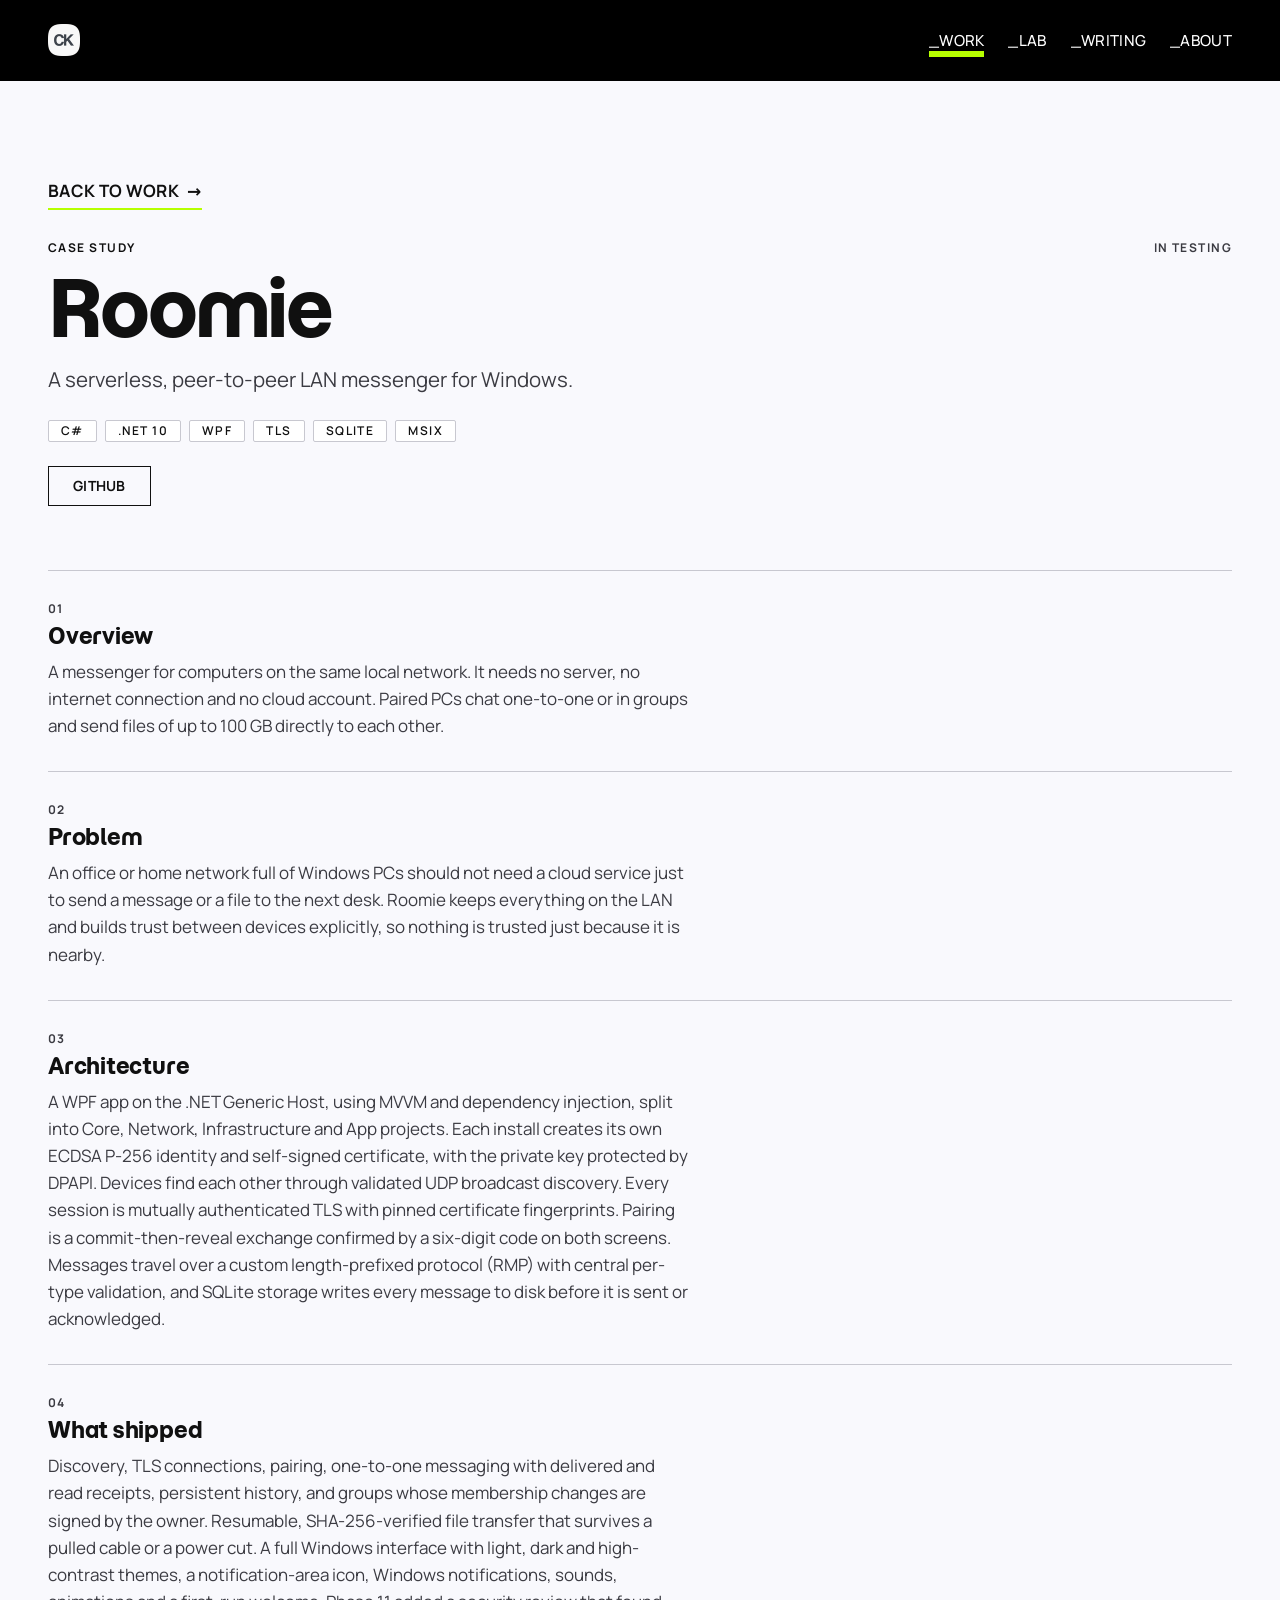
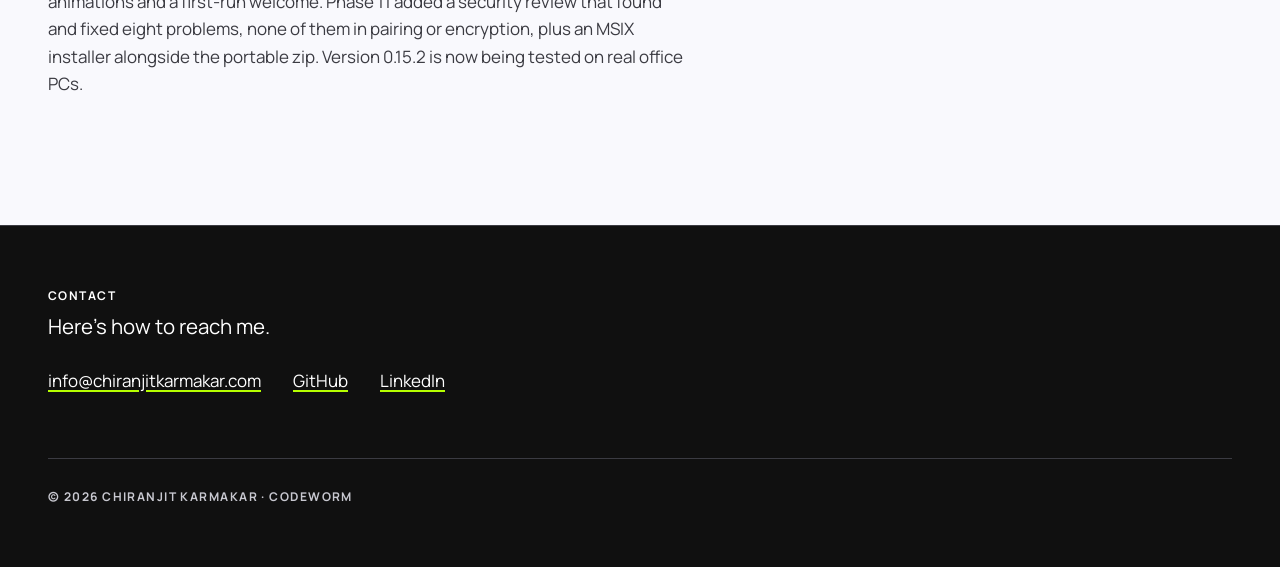
<file: work/roomie/index.html>
<!DOCTYPE html><html lang="en"><head><meta charset="utf-8"><meta name="viewport" content="width=device-width, initial-scale=1, viewport-fit=cover"><meta name="theme-color" content="#f9f9fd"><script>
      (function () {
        document.documentElement.classList.add('js');
      })();
    </script><link rel="icon" type="image/png" href="/logo-48.png"><link rel="apple-touch-icon" href="/logo-180.png"><meta name="generator" content="Astro v7.3.3"><title>Roomie — Chiranjit Karmakar</title><meta name="description" content="A serverless, peer-to-peer LAN messenger for Windows."><link rel="canonical" href="https://www.chiranjitkarmakar.com/work/roomie/"><!-- Open Graph --><meta property="og:type" content="website"><meta property="og:title" content="Roomie — Chiranjit Karmakar"><meta property="og:description" content="A serverless, peer-to-peer LAN messenger for Windows."><meta property="og:url" content="https://www.chiranjitkarmakar.com/work/roomie/"><meta property="og:image" content="https://www.chiranjitkarmakar.com/logo.png"><meta property="og:site_name" content="Chiranjit Karmakar — CODEWORM"><!-- Twitter --><meta name="twitter:card" content="summary"><meta name="twitter:title" content="Roomie — Chiranjit Karmakar"><meta name="twitter:description" content="A serverless, peer-to-peer LAN messenger for Windows."><meta name="twitter:image" content="https://www.chiranjitkarmakar.com/logo.png"><meta name="astro-view-transitions-enabled" content="true"><meta name="astro-view-transitions-fallback" content="animate"><script type="module" src="/_astro/ClientRouter.astro_astro_type_script_index_0_lang.CYDbzu1r.js"></script><link rel="stylesheet" href="/_astro/BaseLayout.rJfuTeXN.css"><link rel="stylesheet" href="/_astro/LinkArrow.CSwGTnBb.css"><style>.page-head[data-astro-cid-pznzci7v]{margin-top:var(--space-32);justify-content:space-between;align-items:baseline;display:flex}.page-heading[data-astro-cid-pznzci7v]{margin-top:var(--space-16)}.page-description[data-astro-cid-pznzci7v]{margin-top:var(--space-16);max-width:560px;color:var(--muted)}.page-tags[data-astro-cid-pznzci7v]{margin-top:var(--space-24)}.page-links[data-astro-cid-pznzci7v]{margin-top:var(--space-24);gap:var(--space-16);flex-wrap:wrap;display:flex}.page-note[data-astro-cid-pznzci7v]{margin-top:var(--space-32);color:var(--muted);max-width:480px}.case-study[data-astro-cid-pznzci7v]{margin-top:var(--space-64);flex-direction:column;display:flex}.case-study__section[data-astro-cid-pznzci7v]{padding-block:var(--space-32);border-top:var(--border-width) solid var(--border);gap:var(--space-8);flex-direction:column;display:flex}.case-study__body[data-astro-cid-pznzci7v]{max-width:640px;color:var(--muted)}
</style><style>[data-astro-transition-scope="astro-typyj2n2-1"] { view-transition-name: site-header; }@layer astro { ::view-transition-old(site-header) { 
	animation-duration: 180ms;
	animation-timing-function: cubic-bezier(0.76, 0, 0.24, 1);
	animation-fill-mode: both;
	animation-name: astroFadeOut; }::view-transition-new(site-header) { 
	animation-duration: 180ms;
	animation-timing-function: cubic-bezier(0.76, 0, 0.24, 1);
	animation-fill-mode: both;
	animation-name: astroFadeIn; }[data-astro-transition=back]::view-transition-old(site-header) { 
	animation-duration: 180ms;
	animation-timing-function: cubic-bezier(0.76, 0, 0.24, 1);
	animation-fill-mode: both;
	animation-name: astroFadeOut; }[data-astro-transition=back]::view-transition-new(site-header) { 
	animation-duration: 180ms;
	animation-timing-function: cubic-bezier(0.76, 0, 0.24, 1);
	animation-fill-mode: both;
	animation-name: astroFadeIn; } }[data-astro-transition-fallback="old"] [data-astro-transition-scope="astro-typyj2n2-1"],
			[data-astro-transition-fallback="old"][data-astro-transition-scope="astro-typyj2n2-1"] { 
	animation-duration: 180ms;
	animation-timing-function: cubic-bezier(0.76, 0, 0.24, 1);
	animation-fill-mode: both;
	animation-name: astroFadeOut; }[data-astro-transition-fallback="new"] [data-astro-transition-scope="astro-typyj2n2-1"],
			[data-astro-transition-fallback="new"][data-astro-transition-scope="astro-typyj2n2-1"] { 
	animation-duration: 180ms;
	animation-timing-function: cubic-bezier(0.76, 0, 0.24, 1);
	animation-fill-mode: both;
	animation-name: astroFadeIn; }[data-astro-transition=back][data-astro-transition-fallback="old"] [data-astro-transition-scope="astro-typyj2n2-1"],
			[data-astro-transition=back][data-astro-transition-fallback="old"][data-astro-transition-scope="astro-typyj2n2-1"] { 
	animation-duration: 180ms;
	animation-timing-function: cubic-bezier(0.76, 0, 0.24, 1);
	animation-fill-mode: both;
	animation-name: astroFadeOut; }[data-astro-transition=back][data-astro-transition-fallback="new"] [data-astro-transition-scope="astro-typyj2n2-1"],
			[data-astro-transition=back][data-astro-transition-fallback="new"][data-astro-transition-scope="astro-typyj2n2-1"] { 
	animation-duration: 180ms;
	animation-timing-function: cubic-bezier(0.76, 0, 0.24, 1);
	animation-fill-mode: both;
	animation-name: astroFadeIn; }</style></head><body><a class="skip-link" href="#main">Skip to content</a><header data-astro-transition-persist="site-header" data-astro-transition-scope="astro-typyj2n2-1" class="site-header" data-astro-cid-fzpbxy5g><div class="container site-header__inner" data-astro-cid-fzpbxy5g><a class="site-header__brand" href="/" aria-label="Chiranjit Karmakar — home" data-astro-cid-fzpbxy5g><img class="site-header__logo" src="/logo-64.png" alt="" width="32" height="32" data-astro-cid-fzpbxy5g></a><nav aria-label="Primary" data-astro-cid-fzpbxy5g><ul class="site-header__nav" data-astro-cid-fzpbxy5g><li data-astro-cid-fzpbxy5g><a class="text-nav site-header__link" href="/work" aria-current="page" data-astro-cid-fzpbxy5g>Work</a></li><li data-astro-cid-fzpbxy5g><a class="text-nav site-header__link" href="/lab" data-astro-cid-fzpbxy5g>Lab</a></li><li data-astro-cid-fzpbxy5g><a class="text-nav site-header__link" href="/writing" data-astro-cid-fzpbxy5g>Writing</a></li><li data-astro-cid-fzpbxy5g><a class="text-nav site-header__link" href="/about" data-astro-cid-fzpbxy5g>About</a></li></ul></nav></div></header><!-- Outside <header>: the header's view-transition name makes it its own
     stacking context, which would trap this fixed bar beneath page content. --><nav class="tabbar" aria-label="Primary (mobile)" data-astro-cid-fzpbxy5g><div class="tabbar__glass" aria-hidden="true" data-astro-cid-fzpbxy5g></div><div class="tabbar__edge" aria-hidden="true" data-astro-cid-fzpbxy5g><span class="tabbar__edge-side tabbar__edge-side--left" data-astro-cid-fzpbxy5g></span><svg class="tabbar__edge-notch" viewBox="0 0 120 68" data-astro-cid-fzpbxy5g><path class="tabbar__edge-line" d="M0 0.5H10C22 0.5 26 6 30 14A36 36 0 0 0 90 14C94 6 98 0.5 110 0.5H120" data-astro-cid-fzpbxy5g></path><path class="tabbar__edge-shine" d="M0 1.5H10C21.5 1.5 25.2 7 29.2 14.6A36 36 0 0 0 90.8 14.6C94.8 7 98.5 1.5 110 1.5H120" data-astro-cid-fzpbxy5g></path></svg><span class="tabbar__edge-side tabbar__edge-side--right" data-astro-cid-fzpbxy5g></span></div><ul class="tabbar__list" data-astro-cid-fzpbxy5g><li data-astro-cid-fzpbxy5g><a class="tabbar__link" href="/" data-astro-cid-fzpbxy5g><svg class="tabbar__icon" viewBox="0 0 24 24" aria-hidden="true" data-astro-cid-fzpbxy5g><path d="M3 10.5 12 3l9 7.5"/><path d="M5 9v11a1 1 0 0 0 1 1h4v-6h4v6h4a1 1 0 0 0 1-1V9"/></svg><span data-astro-cid-fzpbxy5g>Home</span></a></li><li data-astro-cid-fzpbxy5g><a class="tabbar__link" href="/lab" data-astro-cid-fzpbxy5g><svg class="tabbar__icon" viewBox="0 0 24 24" aria-hidden="true" data-astro-cid-fzpbxy5g><path d="M9 3h6"/><path d="M10 3v6.5L4.6 18.2A1.8 1.8 0 0 0 6.1 21h11.8a1.8 1.8 0 0 0 1.5-2.8L14 9.5V3"/><path d="M7.2 15h9.6"/></svg><span data-astro-cid-fzpbxy5g>Lab</span></a></li><li class="tabbar__center" data-astro-cid-fzpbxy5g><a class="tabbar__link tabbar__primary" href="/work" aria-current="page" data-astro-cid-fzpbxy5g><svg class="tabbar__icon" viewBox="0 0 24 24" aria-hidden="true" data-astro-cid-fzpbxy5g><rect x="3" y="7" width="18" height="13" rx="2"/><path d="M8 7V5a2 2 0 0 1 2-2h4a2 2 0 0 1 2 2v2"/><path d="M3 13h18"/></svg><span data-astro-cid-fzpbxy5g>Work</span></a></li><li data-astro-cid-fzpbxy5g><a class="tabbar__link" href="/writing" data-astro-cid-fzpbxy5g><svg class="tabbar__icon" viewBox="0 0 24 24" aria-hidden="true" data-astro-cid-fzpbxy5g><path d="M12 20h9"/><path d="M16.4 3.6a2.1 2.1 0 1 1 3 3L7 19l-4 1 1-4Z"/></svg><span data-astro-cid-fzpbxy5g>Writing</span></a></li><li data-astro-cid-fzpbxy5g><a class="tabbar__link" href="/about" data-astro-cid-fzpbxy5g><svg class="tabbar__icon" viewBox="0 0 24 24" aria-hidden="true" data-astro-cid-fzpbxy5g><circle cx="12" cy="8" r="4"/><path d="M4 21a8 8 0 0 1 16 0"/></svg><span data-astro-cid-fzpbxy5g>About</span></a></li></ul></nav><script type="module">function e(){let e=window.location.pathname;document.querySelectorAll(`.site-header__link, .tabbar__link`).forEach(t=>{let n=t.getAttribute(`href`);(n===`/`?e===`/`:n&&e.startsWith(n))?t.setAttribute(`aria-current`,`page`):t.removeAttribute(`aria-current`)})}e(),document.addEventListener(`astro:after-swap`,e);</script><main class="container section" id="main" data-astro-cid-pznzci7v><a class="link-arrow" href="/work"><span>Back to work</span><span class="link-arrow__arrow" aria-hidden="true">→</span></a><div class="page-head" data-astro-cid-pznzci7v><p class="text-label page-eyebrow" data-astro-cid-pznzci7v>Case study</p><p class="text-meta page-status" data-astro-cid-pznzci7v>In testing</p></div><h1 class="text-h1 page-heading" data-astro-cid-pznzci7v>Roomie</h1><p class="text-body-lg page-description" data-astro-cid-pznzci7v>A serverless, peer-to-peer LAN messenger for Windows.</p><ul class="tag-list page-tags" data-astro-cid-pznzci7v><li class="tag" data-astro-cid-pznzci7v>C#</li><li class="tag" data-astro-cid-pznzci7v>.NET 10</li><li class="tag" data-astro-cid-pznzci7v>WPF</li><li class="tag" data-astro-cid-pznzci7v>TLS</li><li class="tag" data-astro-cid-pznzci7v>SQLite</li><li class="tag" data-astro-cid-pznzci7v>MSIX</li></ul><div class="page-links" data-astro-cid-pznzci7v><a class="btn btn-secondary" href="https://github.com/chiranjit2020/roomie" target="_blank" rel="noopener noreferrer" data-astro-cid-pznzci7v>GitHub</a></div><ol class="case-study" data-astro-cid-pznzci7v><li class="case-study__section" data-reveal data-astro-cid-pznzci7v><p class="text-meta" data-astro-cid-pznzci7v>01</p><h2 class="text-h3" data-astro-cid-pznzci7v>Overview</h2><p class="text-body case-study__body" data-astro-cid-pznzci7v>A messenger for computers on the same local network. It needs no server, no internet connection and no cloud account. Paired PCs chat one-to-one or in groups and send files of up to 100 GB directly to each other.</p></li><li class="case-study__section" data-reveal data-astro-cid-pznzci7v><p class="text-meta" data-astro-cid-pznzci7v>02</p><h2 class="text-h3" data-astro-cid-pznzci7v>Problem</h2><p class="text-body case-study__body" data-astro-cid-pznzci7v>An office or home network full of Windows PCs should not need a cloud service just to send a message or a file to the next desk. Roomie keeps everything on the LAN and builds trust between devices explicitly, so nothing is trusted just because it is nearby.</p></li><li class="case-study__section" data-reveal data-astro-cid-pznzci7v><p class="text-meta" data-astro-cid-pznzci7v>03</p><h2 class="text-h3" data-astro-cid-pznzci7v>Architecture</h2><p class="text-body case-study__body" data-astro-cid-pznzci7v>A WPF app on the .NET Generic Host, using MVVM and dependency injection, split into Core, Network, Infrastructure and App projects. Each install creates its own ECDSA P-256 identity and self-signed certificate, with the private key protected by DPAPI. Devices find each other through validated UDP broadcast discovery. Every session is mutually authenticated TLS with pinned certificate fingerprints. Pairing is a commit-then-reveal exchange confirmed by a six-digit code on both screens. Messages travel over a custom length-prefixed protocol (RMP) with central per-type validation, and SQLite storage writes every message to disk before it is sent or acknowledged.</p></li><li class="case-study__section" data-reveal data-astro-cid-pznzci7v><p class="text-meta" data-astro-cid-pznzci7v>04</p><h2 class="text-h3" data-astro-cid-pznzci7v>What shipped</h2><p class="text-body case-study__body" data-astro-cid-pznzci7v>Discovery, TLS connections, pairing, one-to-one messaging with delivered and read receipts, persistent history, and groups whose membership changes are signed by the owner. Resumable, SHA-256-verified file transfer that survives a pulled cable or a power cut. A full Windows interface with light, dark and high-contrast themes, a notification-area icon, Windows notifications, sounds, animations and a first-run welcome. Phase 11 added a security review that found and fixed eight problems, none of them in pairing or encryption, plus an MSIX installer alongside the portable zip. Version 0.15.2 is now being tested on real office PCs.</p></li></ol></main><footer class="site-footer section-inverse" data-astro-cid-nns7i3if><div class="container site-footer__inner" data-astro-cid-nns7i3if><div data-astro-cid-nns7i3if><p class="text-label" data-astro-cid-nns7i3if>Contact</p><p class="text-body-lg site-footer__lead" data-astro-cid-nns7i3if>Here's how to reach me.</p><ul class="site-footer__links" data-astro-cid-nns7i3if><li data-astro-cid-nns7i3if><a class="link-underline" href="mailto:info@chiranjitkarmakar.com" data-astro-cid-nns7i3if>info@chiranjitkarmakar.com</a></li><li data-astro-cid-nns7i3if><a class="link-underline" href="https://github.com/chiranjit2020" target="_blank" rel="noopener noreferrer" data-astro-cid-nns7i3if>GitHub</a></li><li data-astro-cid-nns7i3if><a class="link-underline" href="https://www.linkedin.com/in/chiranjit-karmakar-6b8639203" target="_blank" rel="noopener noreferrer" data-astro-cid-nns7i3if>LinkedIn</a></li></ul></div><div class="site-footer__bottom" data-astro-cid-nns7i3if><p class="text-meta site-footer__meta" data-astro-cid-nns7i3if>© 2026 Chiranjit Karmakar · CODEWORM</p></div></div></footer><script type="module">function e(){let e=document.querySelectorAll(`[data-reveal]:not(.is-visible)`);if(e.length===0)return;let t=()=>e.forEach(e=>e.classList.add(`is-visible`)),n=window.matchMedia(`(prefers-reduced-motion: reduce)`).matches;if(!(`IntersectionObserver`in window)||n){t();return}let r=new IntersectionObserver(e=>{for(let t of e)t.isIntersecting&&(t.target.classList.add(`is-visible`),r.unobserve(t.target))},{threshold:.15,rootMargin:`0px 0px -40px 0px`});e.forEach(e=>r.observe(e)),setTimeout(()=>{r.disconnect(),t()},1e3)}document.addEventListener(`astro:page-load`,e);</script></body></html>
</file>
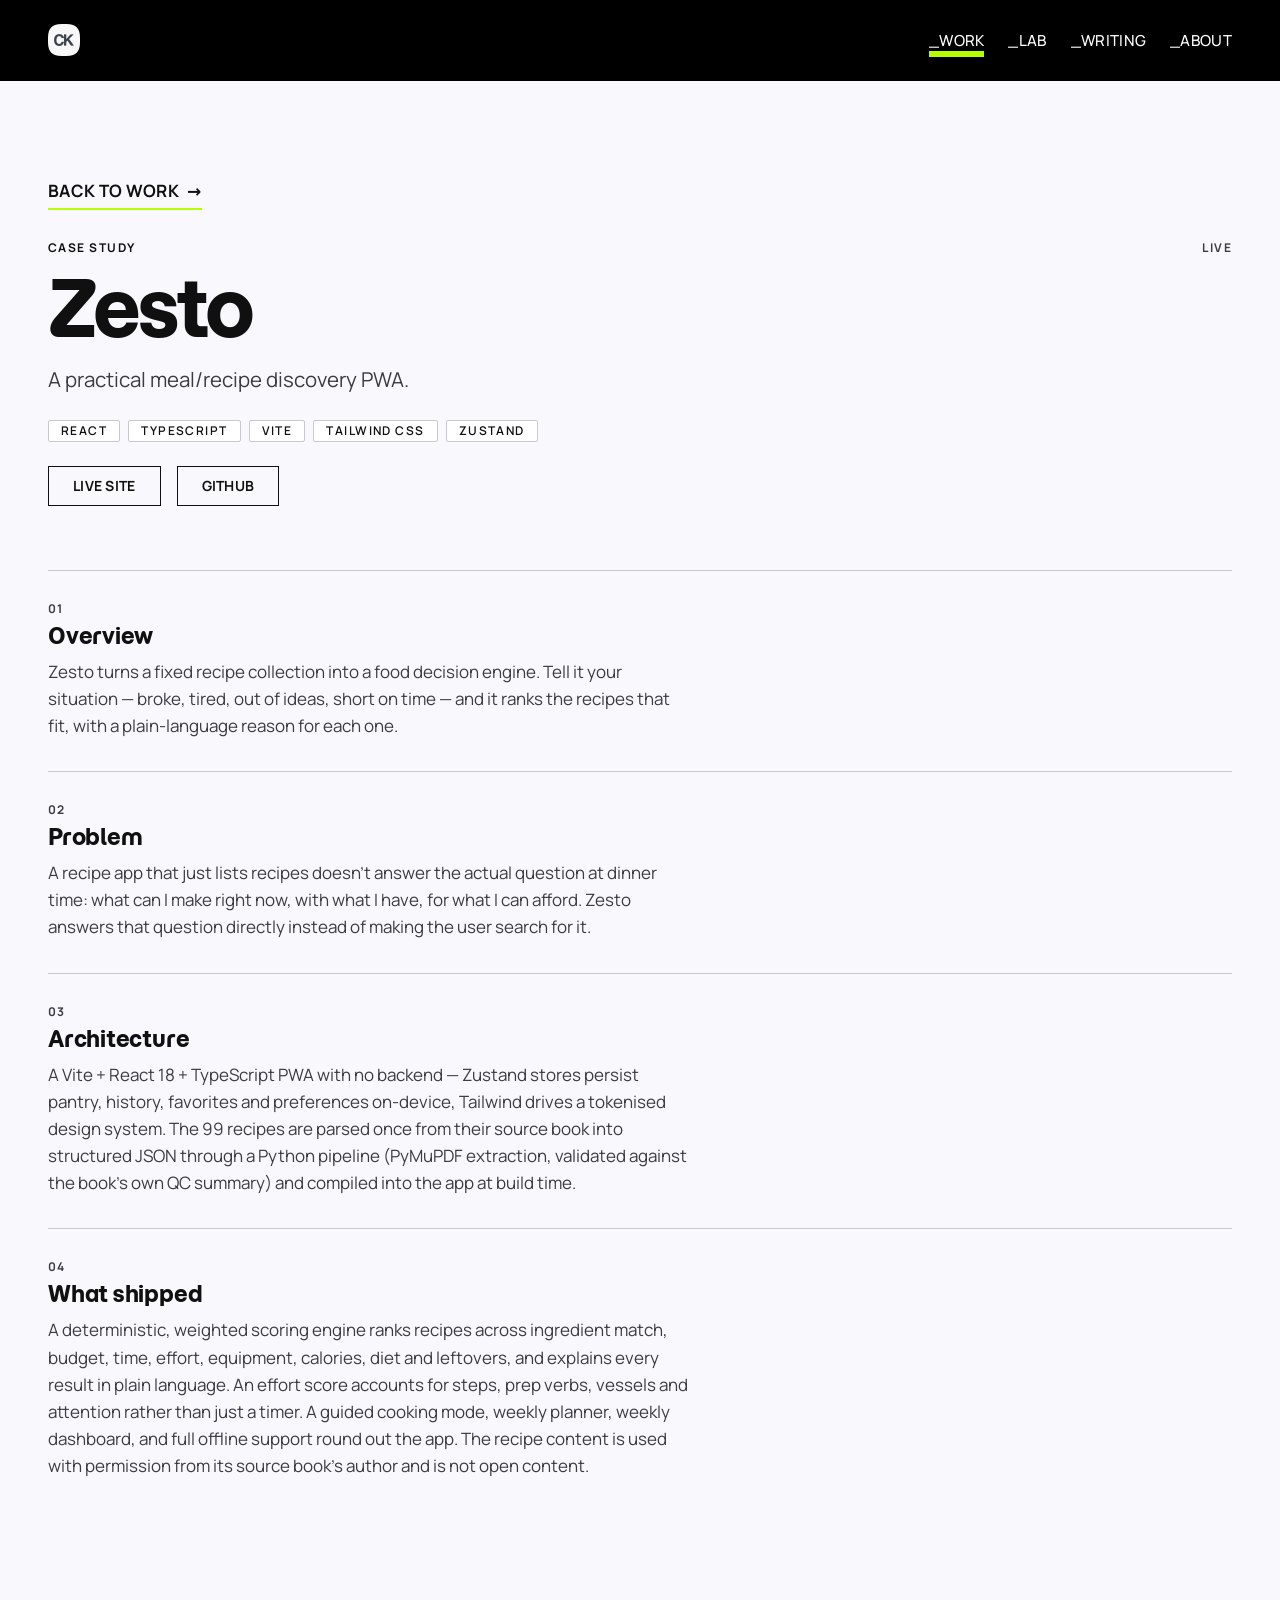
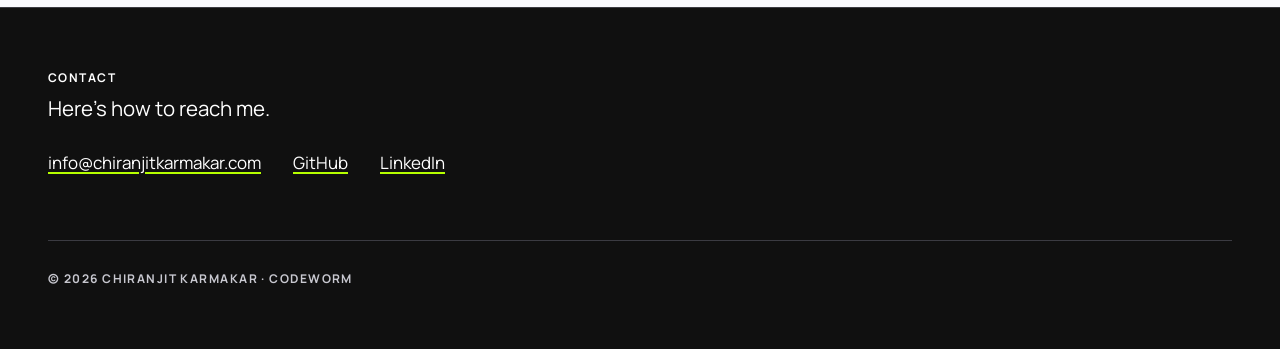
<file: work/zesto/index.html>
<!DOCTYPE html><html lang="en"><head><meta charset="utf-8"><meta name="viewport" content="width=device-width, initial-scale=1, viewport-fit=cover"><meta name="theme-color" content="#f9f9fd"><script>
      (function () {
        document.documentElement.classList.add('js');
      })();
    </script><link rel="icon" type="image/png" href="/logo-48.png"><link rel="apple-touch-icon" href="/logo-180.png"><meta name="generator" content="Astro v7.3.3"><title>Zesto — Chiranjit Karmakar</title><meta name="description" content="A practical meal/recipe discovery PWA."><link rel="canonical" href="https://www.chiranjitkarmakar.com/work/zesto/"><!-- Open Graph --><meta property="og:type" content="website"><meta property="og:title" content="Zesto — Chiranjit Karmakar"><meta property="og:description" content="A practical meal/recipe discovery PWA."><meta property="og:url" content="https://www.chiranjitkarmakar.com/work/zesto/"><meta property="og:image" content="https://www.chiranjitkarmakar.com/logo.png"><meta property="og:site_name" content="Chiranjit Karmakar — CODEWORM"><!-- Twitter --><meta name="twitter:card" content="summary"><meta name="twitter:title" content="Zesto — Chiranjit Karmakar"><meta name="twitter:description" content="A practical meal/recipe discovery PWA."><meta name="twitter:image" content="https://www.chiranjitkarmakar.com/logo.png"><meta name="astro-view-transitions-enabled" content="true"><meta name="astro-view-transitions-fallback" content="animate"><script type="module" src="/_astro/ClientRouter.astro_astro_type_script_index_0_lang.CYDbzu1r.js"></script><link rel="stylesheet" href="/_astro/BaseLayout.rJfuTeXN.css"><link rel="stylesheet" href="/_astro/LinkArrow.CSwGTnBb.css"><style>.page-head[data-astro-cid-pznzci7v]{margin-top:var(--space-32);justify-content:space-between;align-items:baseline;display:flex}.page-heading[data-astro-cid-pznzci7v]{margin-top:var(--space-16)}.page-description[data-astro-cid-pznzci7v]{margin-top:var(--space-16);max-width:560px;color:var(--muted)}.page-tags[data-astro-cid-pznzci7v]{margin-top:var(--space-24)}.page-links[data-astro-cid-pznzci7v]{margin-top:var(--space-24);gap:var(--space-16);flex-wrap:wrap;display:flex}.page-note[data-astro-cid-pznzci7v]{margin-top:var(--space-32);color:var(--muted);max-width:480px}.case-study[data-astro-cid-pznzci7v]{margin-top:var(--space-64);flex-direction:column;display:flex}.case-study__section[data-astro-cid-pznzci7v]{padding-block:var(--space-32);border-top:var(--border-width) solid var(--border);gap:var(--space-8);flex-direction:column;display:flex}.case-study__body[data-astro-cid-pznzci7v]{max-width:640px;color:var(--muted)}
</style><style>[data-astro-transition-scope="astro-typyj2n2-1"] { view-transition-name: site-header; }@layer astro { ::view-transition-old(site-header) { 
	animation-duration: 180ms;
	animation-timing-function: cubic-bezier(0.76, 0, 0.24, 1);
	animation-fill-mode: both;
	animation-name: astroFadeOut; }::view-transition-new(site-header) { 
	animation-duration: 180ms;
	animation-timing-function: cubic-bezier(0.76, 0, 0.24, 1);
	animation-fill-mode: both;
	animation-name: astroFadeIn; }[data-astro-transition=back]::view-transition-old(site-header) { 
	animation-duration: 180ms;
	animation-timing-function: cubic-bezier(0.76, 0, 0.24, 1);
	animation-fill-mode: both;
	animation-name: astroFadeOut; }[data-astro-transition=back]::view-transition-new(site-header) { 
	animation-duration: 180ms;
	animation-timing-function: cubic-bezier(0.76, 0, 0.24, 1);
	animation-fill-mode: both;
	animation-name: astroFadeIn; } }[data-astro-transition-fallback="old"] [data-astro-transition-scope="astro-typyj2n2-1"],
			[data-astro-transition-fallback="old"][data-astro-transition-scope="astro-typyj2n2-1"] { 
	animation-duration: 180ms;
	animation-timing-function: cubic-bezier(0.76, 0, 0.24, 1);
	animation-fill-mode: both;
	animation-name: astroFadeOut; }[data-astro-transition-fallback="new"] [data-astro-transition-scope="astro-typyj2n2-1"],
			[data-astro-transition-fallback="new"][data-astro-transition-scope="astro-typyj2n2-1"] { 
	animation-duration: 180ms;
	animation-timing-function: cubic-bezier(0.76, 0, 0.24, 1);
	animation-fill-mode: both;
	animation-name: astroFadeIn; }[data-astro-transition=back][data-astro-transition-fallback="old"] [data-astro-transition-scope="astro-typyj2n2-1"],
			[data-astro-transition=back][data-astro-transition-fallback="old"][data-astro-transition-scope="astro-typyj2n2-1"] { 
	animation-duration: 180ms;
	animation-timing-function: cubic-bezier(0.76, 0, 0.24, 1);
	animation-fill-mode: both;
	animation-name: astroFadeOut; }[data-astro-transition=back][data-astro-transition-fallback="new"] [data-astro-transition-scope="astro-typyj2n2-1"],
			[data-astro-transition=back][data-astro-transition-fallback="new"][data-astro-transition-scope="astro-typyj2n2-1"] { 
	animation-duration: 180ms;
	animation-timing-function: cubic-bezier(0.76, 0, 0.24, 1);
	animation-fill-mode: both;
	animation-name: astroFadeIn; }</style></head><body><a class="skip-link" href="#main">Skip to content</a><header data-astro-transition-persist="site-header" data-astro-transition-scope="astro-typyj2n2-1" class="site-header" data-astro-cid-fzpbxy5g><div class="container site-header__inner" data-astro-cid-fzpbxy5g><a class="site-header__brand" href="/" aria-label="Chiranjit Karmakar — home" data-astro-cid-fzpbxy5g><img class="site-header__logo" src="/logo-64.png" alt="" width="32" height="32" data-astro-cid-fzpbxy5g></a><nav aria-label="Primary" data-astro-cid-fzpbxy5g><ul class="site-header__nav" data-astro-cid-fzpbxy5g><li data-astro-cid-fzpbxy5g><a class="text-nav site-header__link" href="/work" aria-current="page" data-astro-cid-fzpbxy5g>Work</a></li><li data-astro-cid-fzpbxy5g><a class="text-nav site-header__link" href="/lab" data-astro-cid-fzpbxy5g>Lab</a></li><li data-astro-cid-fzpbxy5g><a class="text-nav site-header__link" href="/writing" data-astro-cid-fzpbxy5g>Writing</a></li><li data-astro-cid-fzpbxy5g><a class="text-nav site-header__link" href="/about" data-astro-cid-fzpbxy5g>About</a></li></ul></nav></div></header><!-- Outside <header>: the header's view-transition name makes it its own
     stacking context, which would trap this fixed bar beneath page content. --><nav class="tabbar" aria-label="Primary (mobile)" data-astro-cid-fzpbxy5g><div class="tabbar__glass" aria-hidden="true" data-astro-cid-fzpbxy5g></div><div class="tabbar__edge" aria-hidden="true" data-astro-cid-fzpbxy5g><span class="tabbar__edge-side tabbar__edge-side--left" data-astro-cid-fzpbxy5g></span><svg class="tabbar__edge-notch" viewBox="0 0 120 68" data-astro-cid-fzpbxy5g><path class="tabbar__edge-line" d="M0 0.5H10C22 0.5 26 6 30 14A36 36 0 0 0 90 14C94 6 98 0.5 110 0.5H120" data-astro-cid-fzpbxy5g></path><path class="tabbar__edge-shine" d="M0 1.5H10C21.5 1.5 25.2 7 29.2 14.6A36 36 0 0 0 90.8 14.6C94.8 7 98.5 1.5 110 1.5H120" data-astro-cid-fzpbxy5g></path></svg><span class="tabbar__edge-side tabbar__edge-side--right" data-astro-cid-fzpbxy5g></span></div><ul class="tabbar__list" data-astro-cid-fzpbxy5g><li data-astro-cid-fzpbxy5g><a class="tabbar__link" href="/" data-astro-cid-fzpbxy5g><svg class="tabbar__icon" viewBox="0 0 24 24" aria-hidden="true" data-astro-cid-fzpbxy5g><path d="M3 10.5 12 3l9 7.5"/><path d="M5 9v11a1 1 0 0 0 1 1h4v-6h4v6h4a1 1 0 0 0 1-1V9"/></svg><span data-astro-cid-fzpbxy5g>Home</span></a></li><li data-astro-cid-fzpbxy5g><a class="tabbar__link" href="/lab" data-astro-cid-fzpbxy5g><svg class="tabbar__icon" viewBox="0 0 24 24" aria-hidden="true" data-astro-cid-fzpbxy5g><path d="M9 3h6"/><path d="M10 3v6.5L4.6 18.2A1.8 1.8 0 0 0 6.1 21h11.8a1.8 1.8 0 0 0 1.5-2.8L14 9.5V3"/><path d="M7.2 15h9.6"/></svg><span data-astro-cid-fzpbxy5g>Lab</span></a></li><li class="tabbar__center" data-astro-cid-fzpbxy5g><a class="tabbar__link tabbar__primary" href="/work" aria-current="page" data-astro-cid-fzpbxy5g><svg class="tabbar__icon" viewBox="0 0 24 24" aria-hidden="true" data-astro-cid-fzpbxy5g><rect x="3" y="7" width="18" height="13" rx="2"/><path d="M8 7V5a2 2 0 0 1 2-2h4a2 2 0 0 1 2 2v2"/><path d="M3 13h18"/></svg><span data-astro-cid-fzpbxy5g>Work</span></a></li><li data-astro-cid-fzpbxy5g><a class="tabbar__link" href="/writing" data-astro-cid-fzpbxy5g><svg class="tabbar__icon" viewBox="0 0 24 24" aria-hidden="true" data-astro-cid-fzpbxy5g><path d="M12 20h9"/><path d="M16.4 3.6a2.1 2.1 0 1 1 3 3L7 19l-4 1 1-4Z"/></svg><span data-astro-cid-fzpbxy5g>Writing</span></a></li><li data-astro-cid-fzpbxy5g><a class="tabbar__link" href="/about" data-astro-cid-fzpbxy5g><svg class="tabbar__icon" viewBox="0 0 24 24" aria-hidden="true" data-astro-cid-fzpbxy5g><circle cx="12" cy="8" r="4"/><path d="M4 21a8 8 0 0 1 16 0"/></svg><span data-astro-cid-fzpbxy5g>About</span></a></li></ul></nav><script type="module">function e(){let e=window.location.pathname;document.querySelectorAll(`.site-header__link, .tabbar__link`).forEach(t=>{let n=t.getAttribute(`href`);(n===`/`?e===`/`:n&&e.startsWith(n))?t.setAttribute(`aria-current`,`page`):t.removeAttribute(`aria-current`)})}e(),document.addEventListener(`astro:after-swap`,e);</script><main class="container section" id="main" data-astro-cid-pznzci7v><a class="link-arrow" href="/work"><span>Back to work</span><span class="link-arrow__arrow" aria-hidden="true">→</span></a><div class="page-head" data-astro-cid-pznzci7v><p class="text-label page-eyebrow" data-astro-cid-pznzci7v>Case study</p><p class="text-meta page-status" data-astro-cid-pznzci7v>Live</p></div><h1 class="text-h1 page-heading" data-astro-cid-pznzci7v>Zesto</h1><p class="text-body-lg page-description" data-astro-cid-pznzci7v>A practical meal/recipe discovery PWA.</p><ul class="tag-list page-tags" data-astro-cid-pznzci7v><li class="tag" data-astro-cid-pznzci7v>React</li><li class="tag" data-astro-cid-pznzci7v>TypeScript</li><li class="tag" data-astro-cid-pznzci7v>Vite</li><li class="tag" data-astro-cid-pznzci7v>Tailwind CSS</li><li class="tag" data-astro-cid-pznzci7v>Zustand</li></ul><div class="page-links" data-astro-cid-pznzci7v><a class="btn btn-secondary" href="https://zesto-nine.vercel.app" target="_blank" rel="noopener noreferrer" data-astro-cid-pznzci7v>Live site</a><a class="btn btn-secondary" href="https://github.com/chiranjit2020/zesto" target="_blank" rel="noopener noreferrer" data-astro-cid-pznzci7v>GitHub</a></div><ol class="case-study" data-astro-cid-pznzci7v><li class="case-study__section" data-reveal data-astro-cid-pznzci7v><p class="text-meta" data-astro-cid-pznzci7v>01</p><h2 class="text-h3" data-astro-cid-pznzci7v>Overview</h2><p class="text-body case-study__body" data-astro-cid-pznzci7v>Zesto turns a fixed recipe collection into a food decision engine. Tell it your situation — broke, tired, out of ideas, short on time — and it ranks the recipes that fit, with a plain-language reason for each one.</p></li><li class="case-study__section" data-reveal data-astro-cid-pznzci7v><p class="text-meta" data-astro-cid-pznzci7v>02</p><h2 class="text-h3" data-astro-cid-pznzci7v>Problem</h2><p class="text-body case-study__body" data-astro-cid-pznzci7v>A recipe app that just lists recipes doesn&#39;t answer the actual question at dinner time: what can I make right now, with what I have, for what I can afford. Zesto answers that question directly instead of making the user search for it.</p></li><li class="case-study__section" data-reveal data-astro-cid-pznzci7v><p class="text-meta" data-astro-cid-pznzci7v>03</p><h2 class="text-h3" data-astro-cid-pznzci7v>Architecture</h2><p class="text-body case-study__body" data-astro-cid-pznzci7v>A Vite + React 18 + TypeScript PWA with no backend — Zustand stores persist pantry, history, favorites and preferences on-device, Tailwind drives a tokenised design system. The 99 recipes are parsed once from their source book into structured JSON through a Python pipeline (PyMuPDF extraction, validated against the book’s own QC summary) and compiled into the app at build time.</p></li><li class="case-study__section" data-reveal data-astro-cid-pznzci7v><p class="text-meta" data-astro-cid-pznzci7v>04</p><h2 class="text-h3" data-astro-cid-pznzci7v>What shipped</h2><p class="text-body case-study__body" data-astro-cid-pznzci7v>A deterministic, weighted scoring engine ranks recipes across ingredient match, budget, time, effort, equipment, calories, diet and leftovers, and explains every result in plain language. An effort score accounts for steps, prep verbs, vessels and attention rather than just a timer. A guided cooking mode, weekly planner, weekly dashboard, and full offline support round out the app. The recipe content is used with permission from its source book&#39;s author and is not open content.</p></li></ol></main><footer class="site-footer section-inverse" data-astro-cid-nns7i3if><div class="container site-footer__inner" data-astro-cid-nns7i3if><div data-astro-cid-nns7i3if><p class="text-label" data-astro-cid-nns7i3if>Contact</p><p class="text-body-lg site-footer__lead" data-astro-cid-nns7i3if>Here's how to reach me.</p><ul class="site-footer__links" data-astro-cid-nns7i3if><li data-astro-cid-nns7i3if><a class="link-underline" href="mailto:info@chiranjitkarmakar.com" data-astro-cid-nns7i3if>info@chiranjitkarmakar.com</a></li><li data-astro-cid-nns7i3if><a class="link-underline" href="https://github.com/chiranjit2020" target="_blank" rel="noopener noreferrer" data-astro-cid-nns7i3if>GitHub</a></li><li data-astro-cid-nns7i3if><a class="link-underline" href="https://www.linkedin.com/in/chiranjit-karmakar-6b8639203" target="_blank" rel="noopener noreferrer" data-astro-cid-nns7i3if>LinkedIn</a></li></ul></div><div class="site-footer__bottom" data-astro-cid-nns7i3if><p class="text-meta site-footer__meta" data-astro-cid-nns7i3if>© 2026 Chiranjit Karmakar · CODEWORM</p></div></div></footer><script type="module">function e(){let e=document.querySelectorAll(`[data-reveal]:not(.is-visible)`);if(e.length===0)return;let t=()=>e.forEach(e=>e.classList.add(`is-visible`)),n=window.matchMedia(`(prefers-reduced-motion: reduce)`).matches;if(!(`IntersectionObserver`in window)||n){t();return}let r=new IntersectionObserver(e=>{for(let t of e)t.isIntersecting&&(t.target.classList.add(`is-visible`),r.unobserve(t.target))},{threshold:.15,rootMargin:`0px 0px -40px 0px`});e.forEach(e=>r.observe(e)),setTimeout(()=>{r.disconnect(),t()},1e3)}document.addEventListener(`astro:page-load`,e);</script></body></html>
</file>
<file: _astro/BaseLayout.rJfuTeXN.css>
@font-face{font-family:Manrope;font-style:normal;font-display:swap;font-weight:400;src:url([data-uri])format("woff2"),url([data-uri])format("woff");unicode-range:U+460-52F,U+1C80-1C8A,U+20B4,U+2DE0-2DFF,U+A640-A69F,U+FE2E-FE2F}@font-face{font-family:Manrope;font-style:normal;font-display:swap;font-weight:400;src:url(/_astro/manrope-cyrillic-400-normal.BMzJvInZ.woff2)format("woff2"),url(/_astro/manrope-cyrillic-400-normal.Dvx59UGC.woff)format("woff");unicode-range:U+301,U+400-45F,U+490-491,U+4B0-4B1,U+2116}@font-face{font-family:Manrope;font-style:normal;font-display:swap;font-weight:400;src:url(/_astro/manrope-greek-400-normal.CM4qok81.woff2)format("woff2"),url(/_astro/manrope-greek-400-normal.DuX9RsAR.woff)format("woff");unicode-range:U+370-377,U+37A-37F,U+384-38A,U+38C,U+38E-3A1,U+3A3-3FF}@font-face{font-family:Manrope;font-style:normal;font-display:swap;font-weight:400;src:url(/_astro/manrope-vietnamese-400-normal.DHb3EETF.woff2)format("woff2"),url(/_astro/manrope-vietnamese-400-normal.D7E_mLGF.woff)format("woff");unicode-range:U+102-103,U+110-111,U+128-129,U+168-169,U+1A0-1A1,U+1AF-1B0,U+300-301,U+303-304,U+308-309,U+323,U+329,U+1EA0-1EF9,U+20AB}@font-face{font-family:Manrope;font-style:normal;font-display:swap;font-weight:400;src:url(/_astro/manrope-latin-ext-400-normal.CMDvPJRp.woff2)format("woff2"),url(/_astro/manrope-latin-ext-400-normal.C-X6QNXX.woff)format("woff");unicode-range:U+100-2BA,U+2BD-2C5,U+2C7-2CC,U+2CE-2D7,U+2DD-2FF,U+304,U+308,U+329,U+1D00-1DBF,U+1E00-1E9F,U+1EF2-1EFF,U+2020,U+20A0-20AB,U+20AD-20C0,U+2113,U+2C60-2C7F,U+A720-A7FF}@font-face{font-family:Manrope;font-style:normal;font-display:swap;font-weight:400;src:url(/_astro/manrope-latin-400-normal.PaqtzbVb.woff2)format("woff2"),url(/_astro/manrope-latin-400-normal.8tf8FM3T.woff)format("woff");unicode-range:U+??,U+131,U+152-153,U+2BB-2BC,U+2C6,U+2DA,U+2DC,U+304,U+308,U+329,U+2000-206F,U+20AC,U+2122,U+2191,U+2193,U+2212,U+2215,U+FEFF,U+FFFD}@font-face{font-family:Manrope;font-style:normal;font-display:swap;font-weight:500;src:url([data-uri])format("woff2"),url([data-uri])format("woff");unicode-range:U+460-52F,U+1C80-1C8A,U+20B4,U+2DE0-2DFF,U+A640-A69F,U+FE2E-FE2F}@font-face{font-family:Manrope;font-style:normal;font-display:swap;font-weight:500;src:url(/_astro/manrope-cyrillic-500-normal.B1OEZity.woff2)format("woff2"),url(/_astro/manrope-cyrillic-500-normal.CNwnNrRC.woff)format("woff");unicode-range:U+301,U+400-45F,U+490-491,U+4B0-4B1,U+2116}@font-face{font-family:Manrope;font-style:normal;font-display:swap;font-weight:500;src:url(/_astro/manrope-greek-500-normal.GeMIHyWm.woff2)format("woff2"),url(/_astro/manrope-greek-500-normal.DyxYGEtJ.woff)format("woff");unicode-range:U+370-377,U+37A-37F,U+384-38A,U+38C,U+38E-3A1,U+3A3-3FF}@font-face{font-family:Manrope;font-style:normal;font-display:swap;font-weight:500;src:url(/_astro/manrope-vietnamese-500-normal.DCXiE_xi.woff2)format("woff2"),url(/_astro/manrope-vietnamese-500-normal.DaZ8i3XM.woff)format("woff");unicode-range:U+102-103,U+110-111,U+128-129,U+168-169,U+1A0-1A1,U+1AF-1B0,U+300-301,U+303-304,U+308-309,U+323,U+329,U+1EA0-1EF9,U+20AB}@font-face{font-family:Manrope;font-style:normal;font-display:swap;font-weight:500;src:url(/_astro/manrope-latin-ext-500-normal.dm74KBQw.woff2)format("woff2"),url(/_astro/manrope-latin-ext-500-normal.EtoS1VaI.woff)format("woff");unicode-range:U+100-2BA,U+2BD-2C5,U+2C7-2CC,U+2CE-2D7,U+2DD-2FF,U+304,U+308,U+329,U+1D00-1DBF,U+1E00-1E9F,U+1EF2-1EFF,U+2020,U+20A0-20AB,U+20AD-20C0,U+2113,U+2C60-2C7F,U+A720-A7FF}@font-face{font-family:Manrope;font-style:normal;font-display:swap;font-weight:500;src:url(/_astro/manrope-latin-500-normal.BYYD-dBL.woff2)format("woff2"),url(/_astro/manrope-latin-500-normal.DMZssgOp.woff)format("woff");unicode-range:U+??,U+131,U+152-153,U+2BB-2BC,U+2C6,U+2DA,U+2DC,U+304,U+308,U+329,U+2000-206F,U+20AC,U+2122,U+2191,U+2193,U+2212,U+2215,U+FEFF,U+FFFD}@font-face{font-family:Manrope;font-style:normal;font-display:swap;font-weight:600;src:url([data-uri])format("woff2"),url([data-uri])format("woff");unicode-range:U+460-52F,U+1C80-1C8A,U+20B4,U+2DE0-2DFF,U+A640-A69F,U+FE2E-FE2F}@font-face{font-family:Manrope;font-style:normal;font-display:swap;font-weight:600;src:url(/_astro/manrope-cyrillic-600-normal.DvRl3Mj-.woff2)format("woff2"),url(/_astro/manrope-cyrillic-600-normal.It4mZcQk.woff)format("woff");unicode-range:U+301,U+400-45F,U+490-491,U+4B0-4B1,U+2116}@font-face{font-family:Manrope;font-style:normal;font-display:swap;font-weight:600;src:url(/_astro/manrope-greek-600-normal.BoRV6lzK.woff2)format("woff2"),url(/_astro/manrope-greek-600-normal.CF2i9ZRY.woff)format("woff");unicode-range:U+370-377,U+37A-37F,U+384-38A,U+38C,U+38E-3A1,U+3A3-3FF}@font-face{font-family:Manrope;font-style:normal;font-display:swap;font-weight:600;src:url(/_astro/manrope-vietnamese-600-normal.C1J5PCl_.woff2)format("woff2"),url(/_astro/manrope-vietnamese-600-normal.lA7a_7Ok.woff)format("woff");unicode-range:U+102-103,U+110-111,U+128-129,U+168-169,U+1A0-1A1,U+1AF-1B0,U+300-301,U+303-304,U+308-309,U+323,U+329,U+1EA0-1EF9,U+20AB}@font-face{font-family:Manrope;font-style:normal;font-display:swap;font-weight:600;src:url(/_astro/manrope-latin-ext-600-normal._gBojHdJ.woff2)format("woff2"),url(/_astro/manrope-latin-ext-600-normal.u5Pl7hTU.woff)format("woff");unicode-range:U+100-2BA,U+2BD-2C5,U+2C7-2CC,U+2CE-2D7,U+2DD-2FF,U+304,U+308,U+329,U+1D00-1DBF,U+1E00-1E9F,U+1EF2-1EFF,U+2020,U+20A0-20AB,U+20AD-20C0,U+2113,U+2C60-2C7F,U+A720-A7FF}@font-face{font-family:Manrope;font-style:normal;font-display:swap;font-weight:600;src:url(/_astro/manrope-latin-600-normal.4f0koTD-.woff2)format("woff2"),url(/_astro/manrope-latin-600-normal.BqgrALkZ.woff)format("woff");unicode-range:U+??,U+131,U+152-153,U+2BB-2BC,U+2C6,U+2DA,U+2DC,U+304,U+308,U+329,U+2000-206F,U+20AC,U+2122,U+2191,U+2193,U+2212,U+2215,U+FEFF,U+FFFD}@font-face{font-family:Manrope;font-style:normal;font-display:swap;font-weight:700;src:url([data-uri])format("woff2"),url([data-uri])format("woff");unicode-range:U+460-52F,U+1C80-1C8A,U+20B4,U+2DE0-2DFF,U+A640-A69F,U+FE2E-FE2F}@font-face{font-family:Manrope;font-style:normal;font-display:swap;font-weight:700;src:url(/_astro/manrope-cyrillic-700-normal.Dw_fZAg2.woff2)format("woff2"),url(/_astro/manrope-cyrillic-700-normal.7JNVKxyl.woff)format("woff");unicode-range:U+301,U+400-45F,U+490-491,U+4B0-4B1,U+2116}@font-face{font-family:Manrope;font-style:normal;font-display:swap;font-weight:700;src:url(/_astro/manrope-greek-700-normal.CHUG9PD8.woff2)format("woff2"),url(/_astro/manrope-greek-700-normal.DyfsrCpP.woff)format("woff");unicode-range:U+370-377,U+37A-37F,U+384-38A,U+38C,U+38E-3A1,U+3A3-3FF}@font-face{font-family:Manrope;font-style:normal;font-display:swap;font-weight:700;src:url(/_astro/manrope-vietnamese-700-normal.CUqMx5-1.woff2)format("woff2"),url(/_astro/manrope-vietnamese-700-normal.pt65Fn2Z.woff)format("woff");unicode-range:U+102-103,U+110-111,U+128-129,U+168-169,U+1A0-1A1,U+1AF-1B0,U+300-301,U+303-304,U+308-309,U+323,U+329,U+1EA0-1EF9,U+20AB}@font-face{font-family:Manrope;font-style:normal;font-display:swap;font-weight:700;src:url(/_astro/manrope-latin-ext-700-normal.DYOwVNan.woff2)format("woff2"),url(/_astro/manrope-latin-ext-700-normal.eVCcYqtJ.woff)format("woff");unicode-range:U+100-2BA,U+2BD-2C5,U+2C7-2CC,U+2CE-2D7,U+2DD-2FF,U+304,U+308,U+329,U+1D00-1DBF,U+1E00-1E9F,U+1EF2-1EFF,U+2020,U+20A0-20AB,U+20AD-20C0,U+2113,U+2C60-2C7F,U+A720-A7FF}@font-face{font-family:Manrope;font-style:normal;font-display:swap;font-weight:700;src:url(/_astro/manrope-latin-700-normal.BZp_XxE4.woff2)format("woff2"),url(/_astro/manrope-latin-700-normal.DGRFkw-m.woff)format("woff");unicode-range:U+??,U+131,U+152-153,U+2BB-2BC,U+2C6,U+2DA,U+2DC,U+304,U+308,U+329,U+2000-206F,U+20AC,U+2122,U+2191,U+2193,U+2212,U+2215,U+FEFF,U+FFFD}@font-face{font-family:Momo Trust Display;font-style:normal;font-display:swap;font-weight:400;src:url(/_astro/momo-trust-display-vietnamese-400-normal.Ckp2GjmW.woff2)format("woff2"),url(/_astro/momo-trust-display-vietnamese-400-normal.CftqFisF.woff)format("woff");unicode-range:U+102-103,U+110-111,U+128-129,U+168-169,U+1A0-1A1,U+1AF-1B0,U+300-301,U+303-304,U+308-309,U+323,U+329,U+1EA0-1EF9,U+20AB}@font-face{font-family:Momo Trust Display;font-style:normal;font-display:swap;font-weight:400;src:url(/_astro/momo-trust-display-latin-ext-400-normal.BMO4goVx.woff2)format("woff2"),url(/_astro/momo-trust-display-latin-ext-400-normal.CqDSAbBN.woff)format("woff");unicode-range:U+100-2BA,U+2BD-2C5,U+2C7-2CC,U+2CE-2D7,U+2DD-2FF,U+304,U+308,U+329,U+1D00-1DBF,U+1E00-1E9F,U+1EF2-1EFF,U+2020,U+20A0-20AB,U+20AD-20C0,U+2113,U+2C60-2C7F,U+A720-A7FF}@font-face{font-family:Momo Trust Display;font-style:normal;font-display:swap;font-weight:400;src:url(/_astro/momo-trust-display-latin-400-normal.y6xVpsUw.woff2)format("woff2"),url(/_astro/momo-trust-display-latin-400-normal.CiZrxJFv.woff)format("woff");unicode-range:U+??,U+131,U+152-153,U+2BB-2BC,U+2C6,U+2DA,U+2DC,U+304,U+308,U+329,U+2000-206F,U+20AC,U+2122,U+2191,U+2193,U+2212,U+2215,U+FEFF,U+FFFD}:root{--raw-ink:#101010;--raw-black:#000;--raw-paper:#f9f9fd;--raw-white:#fff;--raw-lime:#b6ff00;--raw-gray-100:#ededf1;--raw-gray-300:#c8c8d0;--raw-gray-500:#6f6f7a;--raw-gray-700:#3b3b42;--raw-dark-surface:#171717;--background:var(--raw-paper);--foreground:var(--raw-ink);--surface-raised:var(--raw-white);--muted:var(--raw-gray-700);--subtle:var(--raw-gray-100);--border:var(--raw-gray-300);--grid-line:#10101012;--btn-shadow:var(--raw-black);--focus-ring:var(--raw-black);color-scheme:light;--surface:var(--background);--surface-inverse:var(--foreground);--foreground-inverse:var(--background);--border-strong:var(--foreground);--accent:var(--raw-lime);--on-accent:var(--raw-black);--surface-hover:color-mix(in srgb, var(--background) 90%, var(--foreground) 10%);--surface-active:color-mix(in srgb, var(--background) 80%, var(--foreground) 20%);--surface-inverse-hover:color-mix(in srgb, var(--surface-inverse) 90%, var(--surface) 10%);--surface-inverse-active:color-mix(in srgb, var(--surface-inverse) 80%, var(--surface) 20%);--font-family-base:"Manrope", system-ui, -apple-system, "Segoe UI", sans-serif;--font-family-title:"Momo Trust Display", "Helvetica Neue", Arial, sans-serif;--font-family-display:"Manrope", system-ui, -apple-system, "Segoe UI", sans-serif;--font-family-mono:ui-monospace, "SFMono-Regular", Menlo, Consolas, monospace;--fw-regular:400;--fw-medium:500;--fw-semibold:600;--fw-bold:700;--fs-display:clamp(2.75rem, 1.5rem + 5.9vw, 6.5rem);--fs-h1:clamp(2.5rem, 1.6rem + 4vw, 5rem);--fs-h2:clamp(1.875rem, 1.3rem + 2.3vw, 3.25rem);--fs-h3:clamp(1.125rem, 1rem + .5vw, 1.5rem);--fs-body-lg:clamp(1.0625rem, 1rem + .35vw, 1.3125rem);--fs-body:clamp(1rem, .96rem + .16vw, 1.0625rem);--fs-body-sm:.875rem;--fs-caption:.8125rem;--fs-label:.75rem;--fs-nav:.95rem;--fs-meta:.75rem;--lh-tight:.98;--lh-heading:1.04;--lh-body:1.6;--lh-flat:1;--ls-display:-.035em;--ls-heading:-.025em;--ls-label:.12em;--ls-meta:.12em;--ls-nav:.02em;--space-4:4px;--space-8:8px;--space-12:12px;--space-16:16px;--space-24:24px;--space-32:32px;--space-48:48px;--space-64:64px;--space-80:80px;--space-96:96px;--space-128:128px;--space-160:160px;--container-max:1440px;--gutter:var(--space-24);--border-width:1px;--radius-0:0px;--radius-sm:2px;--radius-md:4px;--radius-lg:8px;--duration-fast:.16s;--duration-normal:.22s;--duration-slow:.4s;--ease-standard:cubic-bezier(.2, .7, .2, 1);--ease-out:cubic-bezier(0, 0, .2, 1);--ease-in:cubic-bezier(.4, 0, 1, 1)}@media (width<=480px){:root{--fs-body-lg:1.0625rem;--fs-body-sm:.8125rem;--fs-caption:.75rem;--fs-meta:.6875rem}}@media (width>=768px){:root{--gutter:var(--space-32)}}@media (width>=1280px){:root{--gutter:var(--space-48)}}@media (prefers-reduced-motion:reduce){:root{--duration-fast:0s;--duration-normal:0s;--duration-slow:0s}}*,:before,:after{box-sizing:border-box}html{-webkit-text-size-adjust:100%;overflow-x:hidden}body{background:var(--background);color:var(--foreground);font-family:var(--font-family-base);font-size:var(--fs-body);line-height:var(--lh-body);font-weight:var(--fw-regular);-webkit-font-smoothing:antialiased;text-rendering:optimizelegibility;overflow-wrap:break-word;margin:0}img,picture,svg,video{max-width:100%;display:block}ul,ol{margin:0;padding:0;list-style:none}h1,h2,h3,h4,p,figure,blockquote{margin:0}button{font-family:inherit}a{text-underline-offset:.2em;text-decoration-thickness:1px}strong{font-weight:var(--fw-bold)}::selection{background:var(--accent);color:var(--on-accent)}@media (prefers-reduced-motion:reduce){*,:before,:after{scroll-behavior:auto!important;transition-duration:.01ms!important;animation-duration:.01ms!important;animation-iteration-count:1!important}}:focus-visible{outline:3px solid var(--focus-ring);outline-offset:3px}.skip-link{top:var(--space-16);left:var(--space-16);z-index:100;background:var(--accent);color:var(--on-accent);border:var(--border-width) solid var(--on-accent);padding:var(--space-8) var(--space-16);font-size:var(--fs-body-sm);font-weight:var(--fw-bold);transition:transform var(--duration-fast) var(--ease-standard);text-decoration:none;position:absolute;transform:translateY(-150%)}.skip-link:focus-visible{transform:translateY(0)}.js [data-reveal]{opacity:0;transition:opacity var(--duration-slow) var(--ease-out), transform var(--duration-slow) var(--ease-out);transform:translateY(16px)}.js [data-reveal].is-visible{opacity:1;transform:translateY(0)}@media (prefers-reduced-motion:reduce){.js [data-reveal]{opacity:1;transform:none}}.text-display,.text-h1,.text-h2,.text-h3{font-family:var(--font-family-title);font-weight:var(--fw-regular);font-synthesis:none;text-wrap:balance}.text-display{font-size:var(--fs-display);line-height:var(--lh-tight);letter-spacing:var(--ls-display)}.text-h1{font-size:var(--fs-h1);letter-spacing:var(--ls-display);line-height:1}.text-h2{font-size:var(--fs-h2);line-height:var(--lh-heading);letter-spacing:var(--ls-heading)}.text-h3{font-size:var(--fs-h3);letter-spacing:-.01em;line-height:1.2}.text-body-lg{font-size:var(--fs-body-lg);line-height:var(--lh-body);font-weight:var(--fw-regular)}.text-body{font-size:var(--fs-body);line-height:var(--lh-body);font-weight:var(--fw-regular)}.text-body-sm{font-size:var(--fs-body-sm);line-height:var(--lh-body);font-weight:var(--fw-regular)}.text-caption{font-size:var(--fs-caption);line-height:var(--lh-heading);font-weight:var(--fw-medium);color:var(--muted)}.text-label{font-size:var(--fs-label);line-height:var(--lh-flat);font-weight:var(--fw-bold);letter-spacing:var(--ls-label);text-transform:uppercase}.text-nav{font-family:var(--font-family-display);font-size:var(--fs-nav);line-height:var(--lh-flat);font-weight:var(--fw-medium);letter-spacing:var(--ls-nav);text-transform:uppercase}.text-meta{font-size:var(--fs-meta);line-height:var(--lh-flat);font-weight:var(--fw-bold);letter-spacing:var(--ls-meta);text-transform:uppercase;color:var(--muted)}.container{width:100%;max-width:var(--container-max);padding-inline:var(--gutter);margin-inline:auto}.section{padding-block:var(--space-96)}@media (width<=767px){.section{padding-block:var(--space-64)}}.grid{gap:var(--space-24);grid-template-columns:repeat(4,1fr);display:grid}@media (width>=768px){.grid{gap:var(--space-32);grid-template-columns:repeat(8,1fr)}}@media (width>=1280px){.grid{grid-template-columns:repeat(12,1fr)}}.divider{border:none;border-top:var(--border-width) solid var(--border);margin:0}.section-inverse{--background:var(--raw-ink);--foreground:var(--raw-white);--surface-raised:var(--raw-dark-surface);--muted:var(--raw-gray-300);--subtle:var(--raw-dark-surface);--border:var(--raw-gray-700);--btn-shadow:var(--raw-white);--focus-ring:var(--raw-lime);background:var(--background);color:var(--foreground)}.btn{justify-content:center;align-items:center;gap:var(--space-8);padding:var(--space-12) var(--space-24);border:var(--border-width) solid var(--border-strong);font-family:var(--font-family-display);font-size:var(--fs-body-sm);font-weight:var(--fw-bold);letter-spacing:var(--ls-nav);text-transform:uppercase;line-height:var(--lh-flat);cursor:pointer;transition:background-color var(--duration-fast) var(--ease-standard), color var(--duration-fast) var(--ease-standard), border-color var(--duration-fast) var(--ease-standard), transform var(--duration-fast) var(--ease-standard), box-shadow var(--duration-fast) var(--ease-standard), opacity var(--duration-fast) var(--ease-standard);border-radius:0;text-decoration:none;display:inline-flex}.btn-primary{--shadow:5px;background:var(--accent);color:var(--on-accent);border-color:var(--on-accent);box-shadow:calc(var(--shadow) * -1) var(--shadow) 0 var(--btn-shadow);margin-left:var(--shadow);margin-bottom:var(--shadow)}.btn-primary:hover{box-shadow:-2px 2px 0 var(--btn-shadow);transform:translate(-3px,3px)}.btn-primary:active{transform:translate(calc(var(--shadow) * -1), var(--shadow));box-shadow:0 0 0 var(--btn-shadow)}.btn-secondary{color:var(--foreground);border-color:var(--border-strong);background:0 0}.btn-secondary:hover{background:var(--foreground);color:var(--background)}.btn-secondary:active{background:var(--surface-active)}.btn-ghost{color:var(--foreground);padding-inline:var(--space-8);background:0 0;border-color:#0000}.btn-ghost:hover{color:var(--muted)}.btn:disabled,.btn[aria-disabled=true]{cursor:not-allowed;opacity:.4}.tag-list{gap:var(--space-8);flex-wrap:wrap;display:flex}.tag{background:var(--surface-raised);color:var(--foreground);border:var(--border-width) solid var(--border);padding:var(--space-4) var(--space-12);border-radius:var(--radius-sm);font-size:var(--fs-meta);font-weight:var(--fw-semibold);letter-spacing:var(--ls-meta);text-transform:uppercase;line-height:var(--lh-flat);align-items:center;display:inline-flex}.link-arrow{align-items:center;gap:var(--space-8);color:var(--foreground);font-family:var(--font-family-display);font-weight:var(--fw-bold);letter-spacing:var(--ls-nav);text-transform:uppercase;border-bottom:2px solid var(--accent);padding-bottom:var(--space-4);transition:background-color var(--duration-fast) var(--ease-standard), color var(--duration-fast) var(--ease-standard);text-decoration:none;display:inline-flex}.link-arrow:hover{background:var(--accent);color:var(--on-accent)}.link-arrow__arrow{transition:transform var(--duration-fast) var(--ease-standard);display:inline-block}.link-arrow:hover .link-arrow__arrow{transform:translate(4px)}.link-arrow--button{padding:var(--space-12) var(--space-24);background:var(--raw-black);color:var(--raw-white);font-size:var(--fs-body-sm);line-height:var(--lh-flat);border-bottom:0}.link-arrow--button:hover{background:var(--accent);color:var(--on-accent)}.link-arrow--button:focus-visible{outline:2px solid var(--focus-ring);outline-offset:3px}.link-underline{color:var(--foreground);text-decoration:underline;text-decoration-color:var(--accent);text-underline-offset:.2em;transition:background-color var(--duration-fast) var(--ease-standard);text-decoration-thickness:2px}.link-underline:hover{background:var(--accent);color:var(--on-accent)}.astro-route-announcer{clip:rect(0 0 0 0);clip-path:inset(50%);white-space:nowrap;width:1px;height:1px;position:absolute;top:0;left:0;overflow:hidden}
</file>
<file: _astro/LinkArrow.CSwGTnBb.css>
@keyframes astroFadeInOut{0%{opacity:1}to{opacity:0}}@keyframes astroFadeIn{0%{opacity:0;mix-blend-mode:plus-lighter}to{opacity:1;mix-blend-mode:plus-lighter}}@keyframes astroFadeOut{0%{opacity:1;mix-blend-mode:plus-lighter}to{opacity:0;mix-blend-mode:plus-lighter}}@keyframes astroSlideFromRight{0%{transform:translate(100%)}}@keyframes astroSlideFromLeft{0%{transform:translate(-100%)}}@keyframes astroSlideToRight{to{transform:translate(100%)}}@keyframes astroSlideToLeft{to{transform:translate(-100%)}}@media (prefers-reduced-motion){::view-transition-group(*),::view-transition-old(*),::view-transition-new(*),[data-astro-transition-scope]{animation:none!important}}.site-header[data-astro-cid-fzpbxy5g]{background:var(--raw-black);color:var(--raw-white);border-bottom:var(--border-width) solid var(--raw-black)}.site-header__inner[data-astro-cid-fzpbxy5g]{justify-content:space-between;align-items:center;gap:var(--space-24);padding-block:var(--space-24);display:flex}.site-header__brand[data-astro-cid-fzpbxy5g]{align-items:center;gap:var(--space-12);color:var(--raw-white);font-weight:var(--fw-semibold);text-decoration:none;display:inline-flex}.site-header__logo[data-astro-cid-fzpbxy5g]{border-radius:var(--radius-sm);flex-shrink:0}.site-header__nav[data-astro-cid-fzpbxy5g]{gap:var(--space-24);display:flex}.site-header__link[data-astro-cid-fzpbxy5g]{color:var(--raw-white);background:linear-gradient(var(--accent), var(--accent)) 0 100% / 100% 0 no-repeat;transition:background-size var(--duration-fast) var(--ease-standard);padding-block:6px;text-decoration:none}.site-header__link[data-astro-cid-fzpbxy5g]:before{content:"_"}.site-header__link[data-astro-cid-fzpbxy5g]:hover,.site-header__link[data-astro-cid-fzpbxy5g][aria-current=page]{background-size:100% .4em}.tabbar[data-astro-cid-fzpbxy5g]{display:none}@media (width<=767px){.site-header[data-astro-cid-fzpbxy5g]{display:none}.tabbar[data-astro-cid-fzpbxy5g]{--tabbar-h:68px;--notch-w:120px;--home-size:64px;inset-inline:0;z-index:60;padding-bottom:env(safe-area-inset-bottom);display:block;position:fixed;bottom:0}.tabbar__glass[data-astro-cid-fzpbxy5g]{backdrop-filter:blur(20px)saturate(180%);--notch:url("data:image/svg+xml,%3Csvg xmlns='http://www.w3.org/2000/svg' viewBox='0 0 120 68'%3E%3Cpath d='M0 0H10C22 0 26 6 30 14A36 36 0 0 0 90 14C94 6 98 0 110 0H120V68H0Z'/%3E%3C/svg%3E");--solid:linear-gradient(#000, #000);-webkit-mask:var(--solid) left top / calc(50% - var(--notch-w) / 2) 100% no-repeat, var(--solid) right top / calc(50% - var(--notch-w) / 2) 100% no-repeat, var(--notch) center top / var(--notch-w) var(--tabbar-h) no-repeat, var(--solid) center bottom / var(--notch-w) calc(100% - var(--tabbar-h) + 1px) no-repeat;mask:var(--solid) left top / calc(50% - var(--notch-w) / 2) 100% no-repeat, var(--solid) right top / calc(50% - var(--notch-w) / 2) 100% no-repeat, var(--notch) center top / var(--notch-w) var(--tabbar-h) no-repeat, var(--solid) center bottom / var(--notch-w) calc(100% - var(--tabbar-h) + 1px) no-repeat;background:linear-gradient(#ffffffb8,#ffffff6b);border-radius:24px 24px 0 0;position:absolute;inset:0}@supports not (backdrop-filter:blur(1px)){.tabbar__glass[data-astro-cid-fzpbxy5g]{background:#fffffff5}}.tabbar__edge[data-astro-cid-fzpbxy5g]{height:var(--tabbar-h);pointer-events:none;filter:drop-shadow(0 -4px 10px #1010100f);display:flex;position:absolute;inset:0 0 auto}.tabbar__edge-side[data-astro-cid-fzpbxy5g]{border-top:1px solid #1010101a;flex:1;box-shadow:inset 0 1px #fffffff2}.tabbar__edge-side--left[data-astro-cid-fzpbxy5g]{border-left:1px solid #1010100f;border-top-left-radius:24px}.tabbar__edge-side--right[data-astro-cid-fzpbxy5g]{border-right:1px solid #1010100f;border-top-right-radius:24px}.tabbar__edge-notch[data-astro-cid-fzpbxy5g]{flex:0 0 var(--notch-w);width:var(--notch-w);height:var(--tabbar-h);fill:none;overflow:visible}.tabbar__edge-line[data-astro-cid-fzpbxy5g]{stroke:#1010101a;stroke-width:1px}.tabbar__edge-shine[data-astro-cid-fzpbxy5g]{stroke:#fffffff2;stroke-width:1px}.tabbar__list[data-astro-cid-fzpbxy5g]{grid-template-columns:1fr 1fr var(--notch-w) 1fr 1fr;height:var(--tabbar-h);display:grid;position:relative}.tabbar__link[data-astro-cid-fzpbxy5g]{height:100%;color:var(--raw-gray-500);font-size:var(--fs-label);font-weight:var(--fw-semibold);transition:color var(--duration-fast) var(--ease-standard);flex-direction:column;justify-content:center;align-items:center;gap:4px;text-decoration:none;display:flex}.tabbar__icon[data-astro-cid-fzpbxy5g]{fill:none;stroke:currentColor;stroke-width:1.8px;stroke-linecap:round;stroke-linejoin:round;width:24px;height:24px}.tabbar__link[data-astro-cid-fzpbxy5g]:hover,.tabbar__link[data-astro-cid-fzpbxy5g][aria-current=page]{color:var(--foreground)}.tabbar__link[data-astro-cid-fzpbxy5g][aria-current=page]{font-weight:var(--fw-bold)}.tabbar__link[data-astro-cid-fzpbxy5g][aria-current=page] .tabbar__icon[data-astro-cid-fzpbxy5g]{stroke-width:2.4px}.tabbar__center[data-astro-cid-fzpbxy5g]{position:relative}.tabbar__primary[data-astro-cid-fzpbxy5g]{left:50%;top:calc(var(--home-size) / -2 - 6px);width:var(--home-size);height:var(--home-size);color:var(--raw-white);backdrop-filter:blur(12px)saturate(160%);transition:transform var(--duration-fast) var(--ease-standard);background:radial-gradient(circle at 32% 20%,#ffffff52,#fff0 45%),linear-gradient(#28282ce6,#101010f0);border:1px solid #ffffff38;border-radius:50%;gap:1px;font-size:.6875rem;position:absolute;transform:translate(-50%);box-shadow:inset 0 1px 1px #ffffff59,inset 0 -3px 6px #0006,0 8px 20px #10101047,0 2px 6px #1010102e}.tabbar__primary[data-astro-cid-fzpbxy5g]:hover{color:var(--raw-white)}.tabbar__primary[data-astro-cid-fzpbxy5g][aria-current=page]{color:var(--accent)}.tabbar__primary[data-astro-cid-fzpbxy5g]:active{transform:translate(-50%)scale(.94)}.tabbar__primary[data-astro-cid-fzpbxy5g] .tabbar__icon[data-astro-cid-fzpbxy5g]{width:22px;height:22px}body{padding-bottom:calc(68px + env(safe-area-inset-bottom))}}.site-footer[data-astro-cid-nns7i3if]{border-top:var(--border-width) solid var(--border);padding-block:var(--space-64)}.site-footer__inner[data-astro-cid-nns7i3if]{gap:var(--space-32);flex-direction:column;display:flex}.site-footer__lead[data-astro-cid-nns7i3if]{margin-top:var(--space-8)}.site-footer__links[data-astro-cid-nns7i3if]{margin-top:var(--space-24);gap:var(--space-8);flex-direction:column;display:flex}@media (width>=768px){.site-footer__links[data-astro-cid-nns7i3if]{gap:var(--space-32);flex-direction:row}}.site-footer__bottom[data-astro-cid-nns7i3if]{margin-top:var(--space-32);padding-top:var(--space-32);border-top:var(--border-width) solid var(--border);justify-content:space-between;align-items:center;gap:var(--space-16);display:flex}.site-footer__meta[data-astro-cid-nns7i3if]{color:var(--muted)}
</file>
